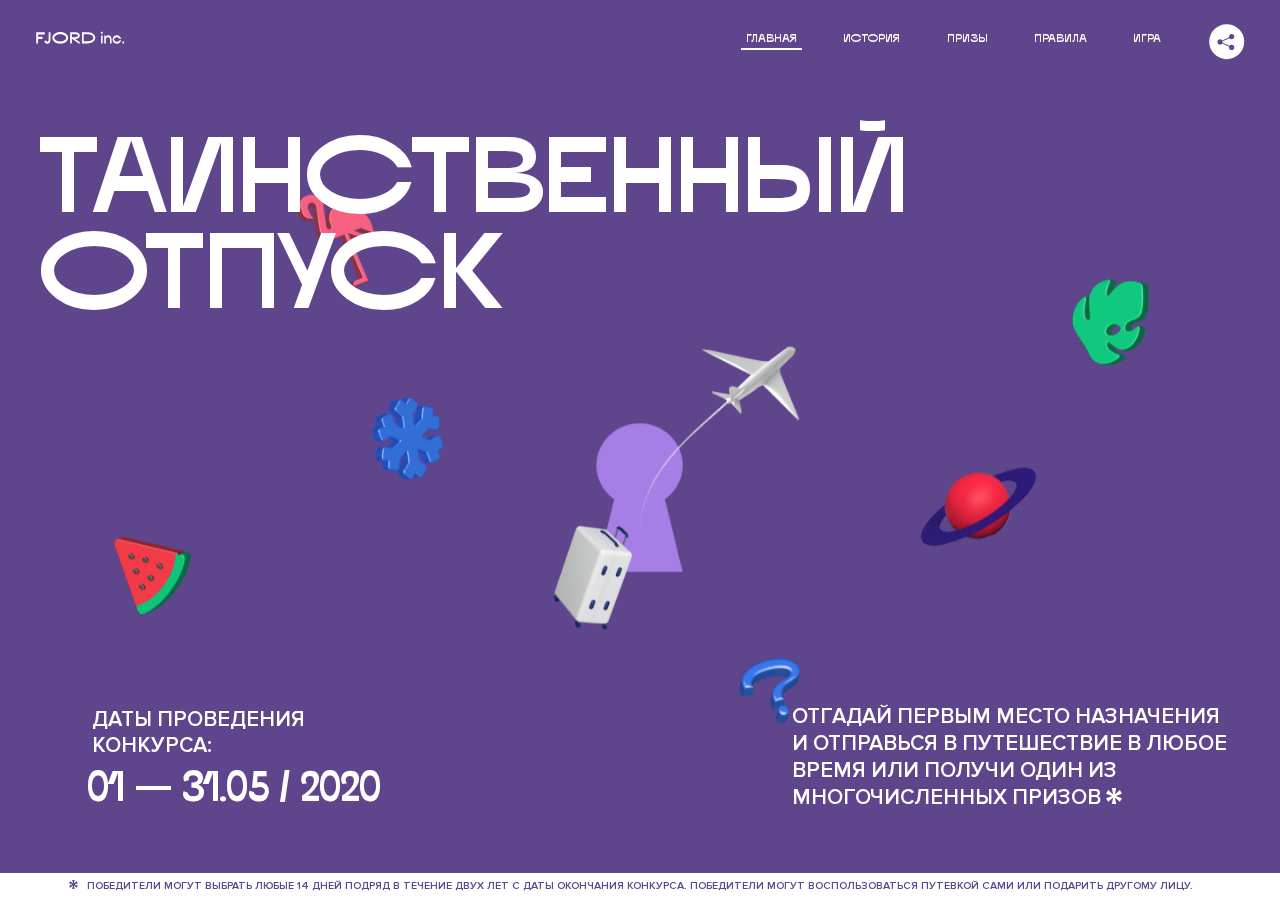
<file: 1/index.html>
<!DOCTYPE html>
<html lang="ru">
<head>
  <meta charset="UTF-8">
  <meta name="description" content="">
  <meta name="viewport" content="width=device-width, initial-scale=1.0">
  <meta http-equiv="X-UA-Compatible" content="ie=edge">
  <title>Mysterious Vacation</title>
  <link rel="stylesheet" href="css/style.min.css">
<link href="css/style.min.css" rel="stylesheet">  <base href="https://htmlacademy-animation.github.io/23249-magic-vacation-1/1/">
</head>
<body>

  <header class="page-header js-header">
    <div class="page-header__wrapper">
      <a href="#" class="page-header__logo" aria-label="Перейти на страницу FJORD.Inc">
        <svg width="100" height="15" viewBox="0 0 100 15" fill="none" xmlns="http://www.w3.org/2000/svg">
          <path d="M0.26 1.4V14H2.276V8.906H7.334V6.44H2.276V3.848H9.872V1.4H0.26ZM12.733 14.36C15.127 14.36 16.243 12.65 16.243 9.5V1.4H14.263V8.96C14.263 11.21 13.723 11.876 12.733 11.876C11.833 11.876 11.473 11.3 11.347 10.58L9.36702 10.94C9.63702 13.046 10.663 14.36 12.733 14.36ZM18.3918 7.7C18.3918 11.372 22.3878 14.36 27.3198 14.36C32.2518 14.36 36.2478 11.372 36.2478 7.7C36.2478 4.028 32.2518 1.04 27.3198 1.04C22.3878 1.04 18.3918 4.028 18.3918 7.7ZM20.6058 7.7C20.6058 5.378 23.6118 3.524 27.3198 3.524C30.9918 3.524 33.9798 5.378 33.9798 7.7C33.9798 10.004 30.9918 11.858 27.3198 11.858C23.6118 11.858 20.6058 10.004 20.6058 7.7ZM40.403 14V8.906H40.799L49.079 14.702V12.38L44.039 8.906H44.201C47.999 8.906 49.277 7.304 49.277 5.162C49.277 3.092 47.999 1.4 44.201 1.4H38.387V14H40.403ZM43.535 3.722C45.785 3.722 47.045 4.136 47.045 5.432C47.045 6.764 45.785 7.034 43.535 7.034H40.403V3.722H43.535ZM51.6936 1.382V14H57.8676C62.7456 14 66.7236 11.534 66.7236 7.7C66.7236 3.848 62.7456 1.382 57.8676 1.382H51.6936ZM53.7096 11.624V3.722H57.5436C61.5396 3.722 64.4916 5.018 64.4916 7.7C64.4916 10.238 61.5396 11.624 57.5436 11.624H53.7096ZM73.1832 14.018H74.9832V5H73.1832V14.018ZM72.9132 1.976C72.9132 2.57 73.3992 3.092 74.0832 3.092C74.7492 3.092 75.2352 2.57 75.2352 1.976C75.2352 1.382 74.7672 0.805999 74.0832 0.805999C73.3812 0.805999 72.9132 1.382 72.9132 1.976ZM76.7867 14H78.5687V9.104C78.7487 8.006 79.5947 6.962 81.0887 6.962C82.1147 6.962 83.2667 7.448 83.2667 9.554V14H85.0487V9.014C85.0487 6.152 83.2307 4.73 81.3587 4.73C79.9187 4.73 79.0727 5.558 78.5687 6.854V5H76.7867V14ZM90.9898 14.27C93.5098 14.27 95.3818 12.506 95.7238 10.328H94.0498C93.7258 11.3 92.6998 12.02 90.9898 12.02C88.8478 12.02 87.7678 10.922 87.7678 9.59C87.7678 8.24 88.8478 6.962 90.9898 6.962C92.7538 6.962 93.7978 7.844 94.0858 8.924H95.7418C95.4358 6.71 93.6178 4.73 90.9898 4.73C88.0918 4.73 86.1298 7.124 86.1298 9.59C86.1298 12.074 88.1278 14.27 90.9898 14.27ZM97.0693 12.938C97.0693 13.658 97.5553 14.144 98.2753 14.144C98.9953 14.144 99.4813 13.658 99.4813 12.938C99.4813 12.2 98.9953 11.714 98.2753 11.714C97.5553 11.714 97.0693 12.2 97.0693 12.938Z" fill="currentColor"></path>
        </svg>
      </a>
      <button class="page-header__toggler js-menu-toggler" type="button" aria-label="Управление мобильным меню"><span>Меню</span></button>
      <nav class="page-header__nav">
        <div class="page-header__menu js-menu" id="menu">
          <ul>
            <li>
              <a class="js-menu-link active" href="#top" data-href="top">главная</a>
            </li>
            <li>
              <a class="js-menu-link" href="#story" data-href="story">история</a>
            </li>
            <li>
              <a class="js-menu-link" href="#prizes" data-href="prizes">призы</a>
            </li>
            <li>
              <a class="js-menu-link" href="#rules" data-href="rules">правила</a>
            </li>
            <li>
              <a class="js-menu-link" href="#game" data-href="game">игра</a>
            </li>
          </ul>
        </div>
        <div class="page-header__social">
          <div class="social-block js-social-block">
            <button class="social-block__toggler" aria-label="Управлять блоком с социальными кнопками">
              <svg width="26" height="22" viewBox="0 0 27 22" fill="none" xmlns="http://www.w3.org/2000/svg">
                <path d="M19.6721 7.43664C21.6273 7.43664 23.213 5.85095 23.213 3.89566C23.213 1.94037 21.6273 0.354675 19.6721 0.354675C17.7168 0.354675 16.1311 1.94037 16.1311 3.89566C16.1311 4.19968 16.1728 4.49178 16.2458 4.77345L7.21751 8.95527C6.57519 8.05214 5.52303 7.46049 4.33078 7.46049C2.37549 7.46049 0.789795 9.04618 0.789795 11.0015C0.789795 12.9568 2.37549 14.5425 4.33078 14.5425C5.52303 14.5425 6.57668 13.9508 7.21751 13.0477L16.2458 17.2295C16.1743 17.5112 16.1311 17.8033 16.1311 18.1073C16.1311 20.0626 17.7168 21.6483 19.6721 21.6483C21.6273 21.6483 23.213 20.0626 23.213 18.1073C23.213 16.152 21.6273 14.5663 19.6721 14.5663C18.4798 14.5663 17.4262 15.158 16.7853 16.0611L7.75701 11.8793C7.82854 11.5976 7.87176 11.3055 7.87176 11.0015C7.87176 10.6974 7.83003 10.4053 7.75701 10.1237L16.7853 5.94186C17.4262 6.84499 18.4783 7.43664 19.6721 7.43664Z" fill="currentColor"></path>
              </svg>
            </button>
            <ul class="social-block__list">
              <li>
                <a class="social-block__link social-block__link--fb" href="#" aria-label="Мы на Facebook">
                  <svg width="8" height="17" viewBox="0 0 8 17" fill="none" xmlns="http://www.w3.org/2000/svg">
                    <path d="M4.24646 16.9899H1.09275L1.05793 8.49828H0V5.30707H1.05793V3.81124C1.05793 1.42084 2.57654 0 5.21735 0H7.41758V3.18585H5.30841C4.28262 3.18585 4.2478 3.48582 4.2478 4.24914V5.30707H7.42964L7.16716 8.49828H4.2478V16.9899H4.24646Z" fill="currentColor"></path>
                  </svg>
                </a>
              </li>
              <li>
                <a class="social-block__link social-block__link--insta" href="#" aria-label="Мы в Instagram">
                  <svg width="15" height="15" viewBox="0 0 15 15" fill="none" xmlns="http://www.w3.org/2000/svg">
                    <path d="M11.0197 0H4.19806C2.14246 0 0.471191 1.66993 0.471191 3.72285V10.5499C0.471191 12.6082 2.14112 14.2727 4.19806 14.2727H11.0197C13.0753 14.2727 14.7466 12.6082 14.7466 10.5499V3.72285C14.7466 1.67127 13.0753 0 11.0197 0ZM11.0197 12.4849H4.19806C3.13076 12.4849 2.26432 11.6158 2.26432 10.5512V3.72419C2.26432 2.65956 3.13076 1.79715 4.19806 1.79715H11.0197C12.087 1.79715 12.9535 2.6609 12.9535 3.72419V10.5512C12.9535 11.6145 12.087 12.4849 11.0197 12.4849Z" fill="currentColor"></path>
                    <path d="M7.60887 3.11084C5.38989 3.11084 3.58203 4.9187 3.58203 7.14036C3.58203 9.35532 5.38989 11.1645 7.60887 11.1645C9.83053 11.1645 11.6357 9.35666 11.6357 7.14036C11.6357 4.9187 9.83053 3.11084 7.60887 3.11084ZM7.60887 9.36871C6.37551 9.36871 5.37784 8.37372 5.37784 7.14036C5.37784 5.90699 6.37551 4.90665 7.60887 4.90665C8.83822 4.90665 9.84259 5.90833 9.84259 7.14036C9.84392 8.37238 8.83822 9.36871 7.60887 9.36871Z" fill="currentColor"></path>
                    <path d="M11.3573 2.35962C10.8256 2.35962 10.3931 2.79752 10.3931 3.32381C10.3931 3.85546 10.8256 4.29336 11.3573 4.29336C11.8862 4.29336 12.3215 3.85546 12.3215 3.32381C12.3215 2.79752 11.8862 2.35962 11.3573 2.35962Z" fill="currentColor"></path>
                  </svg>
                </a>
              </li>
              <li>
                <a class="social-block__link social-block__link--vk" href="#" aria-label="Мы ВКонтакте">
                  <svg width="17" height="10" viewBox="0 0 17 10" fill="none" xmlns="http://www.w3.org/2000/svg">
                    <path d="M14.1234 4.9002C14.1234 4.9002 16.3623 1.72708 16.5866 0.680242C16.6595 0.312285 16.4947 0.103188 16.1069 0.103188C16.1069 0.103188 14.8193 0.103188 14.168 0.103188C13.7235 0.103188 13.5587 0.293278 13.4235 0.579768C13.4235 0.579768 12.3724 2.82553 11.0969 4.24712C10.6861 4.70333 10.4781 4.84318 10.2511 4.84318C10.0646 4.84318 9.98625 4.6911 9.98625 4.27834V0.649016C9.98625 0.147997 9.92545 0.00135496 9.5066 0.00135496H6.39628C6.15578 0.00135496 6.0085 0.134417 6.0085 0.324506C6.0085 0.801084 6.73406 0.908351 6.73406 2.20231V4.87305C6.73406 5.40529 6.70569 5.61575 6.45303 5.61575C5.78016 5.61575 4.19528 3.30618 3.30623 0.678887C3.12923 0.145282 2.93737 0 2.43475 0H0.486409C0.205373 0 0 0.190085 0 0.476576C0 0.991172 0.60666 3.40801 2.99277 6.64358C4.59927 8.8201 6.70569 10 8.60269 10C9.76196 10 10.0416 9.80312 10.0416 9.31432V7.63883C10.0416 7.22607 10.2065 7.04956 10.4429 7.04956C10.7078 7.04956 11.1847 7.13238 12.2805 8.22268C13.5843 9.47862 13.6762 10 14.3896 10H16.5676C16.7919 10 17 9.89273 17 9.52342C17 9.02919 16.3623 8.15343 15.384 7.10659C14.9801 6.56755 14.3302 5.98914 14.1248 5.72301C13.8275 5.40801 13.9154 5.23014 14.1234 4.9002Z" fill="currentColor"></path>
                  </svg>
                </a>
              </li>
            </ul>
          </div>
        </div>
      </nav>
    </div>
  </header>

  <main class="page-content">

    <section class="animation-screen"></section>

    <section class="screen screen--hidden screen--intro js-scrollspy" id="top">
      <div class="screen__wrapper">
        <div class="intro">
          <h1 class="intro__title">Таинственный отпуск</h1>
          <div class="intro__content">
            <div class="intro__info">
              <p class="intro__label">Даты проведения конкурса:</p>
              <p class="intro__date">01 — 31.05 / 2020</p>
            </div>
            <div class="intro__message">
              <p>
                Отгадай первым место назначения и&nbsp;отправься в&nbsp;путешествие в&nbsp;любое время или получи один из многочисленных призов
                <svg width="16" height="16" viewBox="0 0 10 10" fill="none" xmlns="http://www.w3.org/2000/svg">
                  <path d="M0 6.35337L3.90271 4.99012L0 3.64663L1.34615 1.32374L4.44287 4.01073L3.67364 0H6.34615L5.57692 4.01073L8.65385 1.32374L10 3.64663L6.13405 4.99012L10 6.35337L8.65385 8.65651L5.57692 5.98927L6.34615 10H3.67364L4.44287 5.96952L1.34615 8.65651L0 6.35337Z" fill="currentColor"></path>
                </svg>
              </p>
            </div>
          </div>
        </div>
      </div>
      <div class="screen__footer js-footer">
        <button class="screen__footer-enlarge js-footer-toggler" type="button" aria-label="Показать сообщение">
          <svg width="10" height="10" viewBox="0 0 10 10" fill="none" xmlns="http://www.w3.org/2000/svg">
            <path d="M0 6.35337L3.90271 4.99012L0 3.64663L1.34615 1.32374L4.44287 4.01073L3.67364 0H6.34615L5.57692 4.01073L8.65385 1.32374L10 3.64663L6.13405 4.99012L10 6.35337L8.65385 8.65651L5.57692 5.98927L6.34615 10H3.67364L4.44287 5.96952L1.34615 8.65651L0 6.35337Z" fill="currentColor"></path>
          </svg>
        </button>
        <button class="screen__footer-collapse js-footer-toggler" type="button" aria-label="Скрыть сообщение">
          <svg width="13" height="13" viewBox="0 0 13 13" fill="none" xmlns="http://www.w3.org/2000/svg">
            <line x1="12.3536" y1="0.353553" x2="0.738349" y2="11.9688" stroke="currentColor"></line>
            <line x1="0.738319" y1="0.539925" x2="12.3535" y2="12.1551" stroke="currentColor"></line>
          </svg>
        </button>
        <div class="screen__footer-wrapper">
          <div class="screen__footer-announce">
            <p class="screen__footer-label">Даты проведения конкурса:</p>
            <p class="screen__footer-date">01 — 31.05 / 2020</p>
          </div>
          <div class="screen__footer-note">
            <p>
              <svg width="10" height="10" viewBox="0 0 10 10" fill="none" xmlns="http://www.w3.org/2000/svg">
                <path d="M0 6.35337L3.90271 4.99012L0 3.64663L1.34615 1.32374L4.44287 4.01073L3.67364 0H6.34615L5.57692 4.01073L8.65385 1.32374L10 3.64663L6.13405 4.99012L10 6.35337L8.65385 8.65651L5.57692 5.98927L6.34615 10H3.67364L4.44287 5.96952L1.34615 8.65651L0 6.35337Z" fill="currentColor"></path>
              </svg>
              <span>Победители могут выбрать любые 14 дней подряд в&nbsp;течение двух лет с&nbsp;даты окончания конкурса. Победители могут воспользоваться путевкой сами или подарить другому лицу.</span>
            </p>
          </div>
        </div>
      </div>
    </section>

    <section class="screen screen--hidden screen--story js-scrollspy" id="story">

      <div class="slider swiper-container js-slider">

        <div class="swiper-wrapper">

          <div class="slider__item swiper-slide">
            <h2 class="slider__item-title">История</h2>
            <p class="slider__item-text">Джеймс Таргет был основателем компании &laquo;Fjord Inc.&raquo;. С&nbsp;1965 года &laquo;Fjord Inc.&raquo; прославилась надёжными и&nbsp;удобными чемоданами и&nbsp;аксессуарами для туристов.</p>
          </div>

          <div class="slider__item swiper-slide">
            <p class="slider__item-text">Когда Джеймсу было 7&nbsp;лет, в&nbsp;их&nbsp;доме гостил дядюшка и&nbsp;развлекал детей рассказами о&nbsp;своей поездке в&nbsp;место, показавшееся малышу Таргету невероятным. Тогда Джеймс решил, что однажды посетит его, но&nbsp;не&nbsp;будет рассказывать о&nbsp;мечте, пока не&nbsp;осуществит.</p>
          </div>

          <div class="slider__item swiper-slide">
            <p class="slider__item-text">Джеймс Таргет стал увлеченным путешественником. Он&nbsp;посетил 5&nbsp;континентов, 126&nbsp;стран.</p>
          </div>

          <div class="slider__item swiper-slide">
            <p class="slider__item-text">Он&nbsp;сплавлялся по&nbsp;Амазонке и&nbsp;погружался в&nbsp;пещеры Франции, медитировал в&nbsp;горах Тибета и&nbsp;пожимал руку вождя племени Акугауа.</p>
          </div>

          <div class="slider__item swiper-slide">
            <p class="slider__item-text">Из&nbsp;своих поездок Джеймс Таргет привозил идеи, как сделать свои чемоданы &laquo;Fjord Inc.&raquo; удобными и&nbsp;приспособленными к&nbsp;разным дорожным условиям.</p>
          </div>

          <div class="slider__item swiper-slide">
            <p class="slider__item-text">Всё это время Джеймс не&nbsp;оставлял идею поездки своей мечты. Однако, как только он&nbsp;брался за&nbsp;планирование, возникали препятствия, не&nbsp;позволяющие отправиться туда.</p>
          </div>

          <div class="slider__item swiper-slide">
            <p class="slider__item-text">В&nbsp;возрасте 67&nbsp;лет Джеймс Таргет попал под лавину и&nbsp;погиб. В&nbsp;своём завещании он&nbsp;поручил отправить в&nbsp;заветное путешествие трёх смельчаков, единых с&nbsp;ним духом.</p>
          </div>

          <div class="slider__item swiper-slide">
            <p class="slider__item-text">Тех, кто сможет узнать таинственное место, задавая вопросы специально обученному ИИ&nbsp;&laquo;Соне&raquo;, ждет фантастическое путешествие.</p>
          </div>
        </div>
        <div class="slider__controls">
          <button class="slider__control slider__control--prev js-control-prev" type="button" aria-label="Показать предыдущую историю">
            <svg width="12" height="22" viewBox="0 0 12 22" fill="none" xmlns="http://www.w3.org/2000/svg">
              <path d="M11 1L1 11L11 21" stroke="currentColor" stroke-width="2" stroke-linejoin="round"></path>
            </svg>
          </button>
          <button class="slider__control slider__control--next js-control-next" type="button" aria-label="Показать следующую историю">
            <svg width="12" height="22" viewBox="0 0 12 22" fill="none" xmlns="http://www.w3.org/2000/svg">
              <path d="M1 1L11 11L1 21" stroke="currentColor" stroke-width="2" stroke-linejoin="round"></path>
            </svg>
          </button>
        </div>
        <div class="slider__pagination swiper-pagination"></div>
      </div>
    </section>

    <section class="screen screen--hidden screen--prizes js-scrollspy" id="prizes">
      <div class="screen__wrapper">
        <div class="prizes">
          <h2 class="prizes__title">ПРизы</h2>
          <div class="prizes__lead">
            <p>Найди ответ и&nbsp;получи один из&nbsp;призов:</p>
          </div>
          <ul class="prizes__list">
            <li class="prizes__item prizes__item--journeys">
              <div class="prizes__icon">
                <picture>
                  <source srcset="img/prize1-mob.svg" media="(orientation: portrait)">
                  <img src="img/prize1.svg" alt="">
                </picture>
              </div>
              <p class="prizes__desc">
                <b>3</b>
                <span>загадочных путешествия</span>
              </p>
            </li>
            <li class="prizes__item prizes__item--cases">
              <div class="prizes__icon">
                <picture>
                  <source srcset="img/prize2-mob.svg" media="(orientation: portrait)">
                  <img src="img/prize2.svg" alt="">
                </picture>
              </div>
              <p class="prizes__desc">
                <b>7</b>
                <span>надежных чемоданов</span>
              </p>
            </li>
            <li class="prizes__item prizes__item--codes">
              <div class="prizes__icon">
                <picture>
                  <source srcset="img/prize3-mob.svg" media="(orientation: portrait)">
                  <img src="img/prize3.svg" alt="">
                </picture>
              </div>
              <p class="prizes__desc">
                <b>900</b>
                <span>
                  промокодов на&nbsp;скидку 15%
                  <svg width="10" height="10" viewBox="0 0 10 10" fill="none" xmlns="http://www.w3.org/2000/svg">
                    <path d="M0 6.35337L3.90271 4.99012L0 3.64663L1.34615 1.32374L4.44287 4.01073L3.67364 0H6.34615L5.57692 4.01073L8.65385 1.32374L10 3.64663L6.13405 4.99012L10 6.35337L8.65385 8.65651L5.57692 5.98927L6.34615 10H3.67364L4.44287 5.96952L1.34615 8.65651L0 6.35337Z" fill="currentColor"></path>
                  </svg>
                </span>
              </p>
            </li>
          </ul>
        </div>
      </div>
      <div class="screen__footer js-footer">
        <button class="screen__footer-enlarge js-footer-toggler" type="button" aria-label="Показать сообщение">
          <svg width="10" height="10" viewBox="0 0 10 10" fill="none" xmlns="http://www.w3.org/2000/svg">
            <path d="M0 6.35337L3.90271 4.99012L0 3.64663L1.34615 1.32374L4.44287 4.01073L3.67364 0H6.34615L5.57692 4.01073L8.65385 1.32374L10 3.64663L6.13405 4.99012L10 6.35337L8.65385 8.65651L5.57692 5.98927L6.34615 10H3.67364L4.44287 5.96952L1.34615 8.65651L0 6.35337Z" fill="currentColor"></path>
          </svg>
        </button>
        <button class="screen__footer-collapse js-footer-toggler" type="button" aria-label="Скрыть сообщение">
          <svg width="13" height="13" viewBox="0 0 13 13" fill="none" xmlns="http://www.w3.org/2000/svg">
            <line x1="12.3536" y1="0.353553" x2="0.738349" y2="11.9688" stroke="currentColor"></line>
            <line x1="0.738319" y1="0.539925" x2="12.3535" y2="12.1551" stroke="currentColor"></line>
          </svg>
        </button>
        <div class="screen__footer-wrapper">
          <div class="screen__footer-announce">
            <p class="screen__footer-label">Даты проведения конкурса:</p>
            <p class="screen__footer-date">01 — 31.05 / 2020</p>
          </div>
          <div class="screen__footer-note">
            <p>
              <svg width="10" height="10" viewBox="0 0 10 10" fill="none" xmlns="http://www.w3.org/2000/svg">
                <path d="M0 6.35337L3.90271 4.99012L0 3.64663L1.34615 1.32374L4.44287 4.01073L3.67364 0H6.34615L5.57692 4.01073L8.65385 1.32374L10 3.64663L6.13405 4.99012L10 6.35337L8.65385 8.65651L5.57692 5.98927L6.34615 10H3.67364L4.44287 5.96952L1.34615 8.65651L0 6.35337Z" fill="currentColor"></path>
              </svg>
              <span>Скидка&nbsp;15% на&nbsp;единоразовое приобретение путёвки с&nbsp;1&nbsp;июня 2020 по&nbsp;31&nbsp;мая 2022&nbsp;года. Суммируется с&nbsp;другими акциями</span>
            </p>
          </div>
        </div>
      </div>
    </section>

    <section class="screen screen--hidden screen--rules js-scrollspy" id="rules">
      <div class="screen__wrapper">
        <div class="rules">
          <h2 class="rules__title">Правила</h2>
          <div class="rules__lead">
            <p>Для того чтобы получить наследство Джеймса Таргета, тебе нужно выведать у&nbsp;&laquo;Сони&raquo;, куда предстоит отправиться тебе в&nbsp;случае победы</p>
          </div>
          <ol class="rules__list">
            <li class="rules__item">
              <p>Тебе отводится <br>5&nbsp;минут</p>
            </li>
            <li class="rules__item">
              <p>Задавай любые вопросы в&nbsp;текстовом поле</p>
            </li>
            <li class="rules__item">
              <p>Нажимай кнопку &laquo;Узнать&raquo;, чтобы получить ответ</p>
            </li>
            <li class="rules__item">
              <p>&laquo;Соня&raquo; может отвечать только&nbsp;Да или Нет</p>
            </li>
          </ol>
          <a href="#game" class="rules__link btn">Погнали!</a>
        </div>
      </div>
      <div class="screen__disclaimer">
        <div class="disclaimer">
          <ul>
            <li>
              <a href="#">Правовая информация</a>
            </li>
            <li>
              <a href="#">Подробные правила</a>
            </li>
          </ul>
        </div>
      </div>
    </section>

    <section class="screen screen--hidden screen--game js-scrollspy" id="game">
      <div class="screen__wrapper">
        <div class="game">
          <div class="game__header">
            <h2 class="game__title">Игра</h2>
            <div class="game__counter">
              <span>05</span>:<span>00</span>
            </div>
          </div>
          <div class="game__body">
            <div class="chat">
              <div class="chat__body js-chat">
                <ul class="chat__list" id="messages"></ul>
              </div>
              <div class="chat__footer">
                <form action="#" method="post" class="form" id="message-form">
                  <label for="message-field" class="visually-hidden">Поле для ввода вопроса</label>
                  <input type="text" class="form__field" id="message-field" placeholder="задай вопрос">
                  <button class="form__button btn">
                    Узнать
                    <svg width="18" height="19" viewBox="0 0 18 19" fill="none" xmlns="http://www.w3.org/2000/svg">
                      <path stroke="currentColor" stroke-width="2" d="M9 19V1"></path>
                      <path d="M1 9l8-8 8 8" stroke="currentColor" stroke-width="2" stroke-linejoin="round"></path>
                    </svg>
                  </button>
                </form>
              </div>
            </div>
          </div>
          <!-- временные кнопки для показа результата -->
          <div class="game__buttons">
            <button class="game__button btn js-show-result" type="button" data-target="result">Положительный результат</button>
            <button class="game__button btn js-show-result" type="button" data-target="result2">Положительный результат - 2</button>
            <button class="game__button btn js-show-result" type="button" data-target="result3">Отрицательный результат</button>
          </div>
        </div>
      </div>
    </section>

    <section class="screen screen--hidden screen--result" id="result">
      <div class="screen__wrapper">
        <div class="result result--trip">
          <div class="result__image">
            <picture>
              <source srcset="img/result1-mob.png 1x, img/result1-mob@2x.png 2x" media="(max-width: 768px) and (orientation: portrait)">
              <img src="img/result1.png" srcset="img/result1@2x.png 2x" alt="">
            </picture>
          </div>
          <h2 class="result__title">
            <span class="visually-hidden">ПОбеда!</span>
            <svg xmlns="http://www.w3.org/2000/svg" viewBox="0 0 568.85 109.24">
              <path d="M16,24.44V92H2.6V8H75V92H61.52V24.44H16Z" transform="translate(-2.1 -1.5)" fill="none" stroke="currentColor"></path>
              <path d="M148.76,5.6c32.88,0,59.52,19.92,59.52,44.4s-26.64,44.4-59.52,44.4S89.24,74.48,89.24,50,115.88,5.6,148.76,5.6Zm0,72.12c24.48,0,44.4-12.36,44.4-27.72s-19.92-27.84-44.4-27.84C124,22.16,104,34.52,104,50S124,77.72,148.76,77.72Z" transform="translate(-2.1 -1.5)" fill="none" stroke="currentColor"></path>
              <path d="M287.36,8V24.44H236v14.4h25.32c25.44,0,34,11.16,34,26.52,0,15.6-8.52,26.64-34,26.64H222.56V8h64.8ZM256.88,76.52c15.12,0,23.52-2,23.52-11.52S272,54.44,256.88,54.44H236V76.52h20.88Z" transform="translate(-2.1 -1.5)" fill="none" stroke="currentColor"></path>
              <path d="M371.47,8V24.44H320.84V41.6h33.6V58h-33.6V75.56h50.64V92H307.4V8h64.08Z" transform="translate(-2.1 -1.5)" fill="none" stroke="currentColor"></path>
              <path d="M382.39,110.24V75.56h7.44c4.56-4.68,7.8-18.36,8.76-56L399,8h48.6V75.56h10v34.68H442.87V92H397v18.24H382.39Zm51.72-34.68V24.44H411.55v3.12c-0.48,22.44-3.24,37.68-7.2,48h29.76Z" transform="translate(-2.1 -1.5)" fill="none" stroke="currentColor"></path>
              <path d="M463.75,92l28-84h27.12l28.08,84H533.47l-7.8-23.52h-37.8L480.07,92H463.75Zm56.64-40L507,11.84,493.51,52h26.88Z" transform="translate(-2.1 -1.5)" fill="none" stroke="currentColor"></path>
              <path d="M554.12,70.4L555.55,2H569l1.44,68.4H554.12Zm8.28,6.36c4.8,0,8,3.24,8,8.16a8,8,0,1,1-16.08,0C554.35,80,557.59,76.76,562.39,76.76Z" transform="translate(-2.1 -1.5)" fill="none" stroke="currentColor"></path>
            </svg>
          </h2>
          <div class="result__text">
            <p>ты&nbsp;отправляешься в&nbsp;Арктику!</p>
          </div>
          <div class="result__form">
            <form action="#" method="post" class="form form--result">
              <label for="email-field" class="form__label">зарегистрируй результат</label>
              <input type="email" class="form__field" id="email-field" placeholder="e-mail для регистации результата и получения приза" required="">
              <button class="form__button btn">
                отправить
                <svg width="18" height="19" viewBox="0 0 18 19" fill="none" xmlns="http://www.w3.org/2000/svg">
                  <path stroke="currentColor" stroke-width="2" d="M9 19V1"></path>
                  <path d="M1 9l8-8 8 8" stroke="currentColor" stroke-width="2" stroke-linejoin="round"></path>
                </svg>
              </button>
            </form>
          </div>
        </div>
      </div>
    </section>

    <section class="screen screen--hidden screen--result" id="result2">
      <div class="screen__wrapper">
        <div class="result result--prize">
          <div class="result__image">
            <picture>
              <source srcset="img/result2-mob.png 1x, img/result2-mob@2x.png 2x" media="(max-width: 768px) and (orientation: portrait)">
              <img src="img/result2.png" srcset="img/result2@2x.png 2x" alt="">
            </picture>
          </div>
          <h2 class="result__title">
            <span class="visually-hidden">ПОбеда!</span>
            <svg xmlns="http://www.w3.org/2000/svg" viewBox="0 0 568.85 109.24">
              <path d="M16,24.44V92H2.6V8H75V92H61.52V24.44H16Z" transform="translate(-2.1 -1.5)" fill="none" stroke="currentColor"></path>
              <path d="M148.76,5.6c32.88,0,59.52,19.92,59.52,44.4s-26.64,44.4-59.52,44.4S89.24,74.48,89.24,50,115.88,5.6,148.76,5.6Zm0,72.12c24.48,0,44.4-12.36,44.4-27.72s-19.92-27.84-44.4-27.84C124,22.16,104,34.52,104,50S124,77.72,148.76,77.72Z" transform="translate(-2.1 -1.5)" fill="none" stroke="currentColor"></path>
              <path d="M287.36,8V24.44H236v14.4h25.32c25.44,0,34,11.16,34,26.52,0,15.6-8.52,26.64-34,26.64H222.56V8h64.8ZM256.88,76.52c15.12,0,23.52-2,23.52-11.52S272,54.44,256.88,54.44H236V76.52h20.88Z" transform="translate(-2.1 -1.5)" fill="none" stroke="currentColor"></path>
              <path d="M371.47,8V24.44H320.84V41.6h33.6V58h-33.6V75.56h50.64V92H307.4V8h64.08Z" transform="translate(-2.1 -1.5)" fill="none" stroke="currentColor"></path>
              <path d="M382.39,110.24V75.56h7.44c4.56-4.68,7.8-18.36,8.76-56L399,8h48.6V75.56h10v34.68H442.87V92H397v18.24H382.39Zm51.72-34.68V24.44H411.55v3.12c-0.48,22.44-3.24,37.68-7.2,48h29.76Z" transform="translate(-2.1 -1.5)" fill="none" stroke="currentColor"></path>
              <path d="M463.75,92l28-84h27.12l28.08,84H533.47l-7.8-23.52h-37.8L480.07,92H463.75Zm56.64-40L507,11.84,493.51,52h26.88Z" transform="translate(-2.1 -1.5)" fill="none" stroke="currentColor"></path>
              <path d="M554.12,70.4L555.55,2H569l1.44,68.4H554.12Zm8.28,6.36c4.8,0,8,3.24,8,8.16a8,8,0,1,1-16.08,0C554.35,80,557.59,76.76,562.39,76.76Z" transform="translate(-2.1 -1.5)" fill="none" stroke="currentColor"></path>
            </svg>
          </h2>
          <div class="result__text">
            <p>чемодан &laquo;Fjord&nbsp;Inc.&raquo;&nbsp;твой</p>
          </div>
          <div class="result__form">
            <form action="#" method="post" class="form form--result">
              <label for="email-field2" class="form__label">зарегистрируй результат</label>
              <input type="email" class="form__field" id="email-field2" placeholder="e-mail для регистации результата и получения приза" required="">
              <button class="form__button btn">
                отправить
                <svg width="18" height="19" viewBox="0 0 18 19" fill="none" xmlns="http://www.w3.org/2000/svg">
                  <path stroke="currentColor" stroke-width="2" d="M9 19V1"></path>
                  <path d="M1 9l8-8 8 8" stroke="currentColor" stroke-width="2" stroke-linejoin="round"></path>
                </svg>
              </button>
            </form>
          </div>
        </div>
      </div>
    </section>

    <section class="screen screen--hidden screen--result" id="result3">
      <div class="screen__wrapper">
        <div class="result result--negative">
          <div class="result__image">
            <picture>
              <source srcset="img/result3-mob.png 1x, img/result3-mob@2x.png 2x" media="(max-width: 768px) and (orientation: portrait)">
              <img src="img/result3.png" srcset="img/result3@2x.png 2x" alt="">
            </picture>
          </div>
          <h2 class="result__title">
            <span class="visually-hidden">Не угадал!</span>
            <svg xmlns="http://www.w3.org/2000/svg" viewBox="0 0 660.77 109.24">
              <path d="M2.66,92V8H16.1V42.2H53.3V8H66.74V92H53.3V58.64H16.1V92H2.66Z" transform="translate(-2.16 -1.5)" fill="none" stroke="currentColor"></path>
              <path d="M147.62,8V24.44H97V41.6h33.6V58H97V75.56h50.64V92H83.54V8h64.08Z" transform="translate(-2.16 -1.5)" fill="none" stroke="currentColor"></path>
              <path d="M199.22,8l20.52,42.36L235.34,8h16.44l-31,84H204.38l9.48-25.92L185.78,8h13.44Z" transform="translate(-2.16 -1.5)" fill="none" stroke="currentColor"></path>
              <path d="M273.74,24.44V92H260.3V8h50.16V24.44H273.74Z" transform="translate(-2.16 -1.5)" fill="none" stroke="currentColor"></path>
              <path d="M307.1,92l28-84h27.12l28.08,84H376.82L369,68.48h-37.8L323.42,92H307.1Zm56.64-40L350.3,11.84,336.86,52h26.88Z" transform="translate(-2.16 -1.5)" fill="none" stroke="currentColor"></path>
              <path d="M396.38,110.24V75.56h7.44c4.56-4.68,7.8-18.36,8.76-56L412.94,8h48.6V75.56h10v34.68H456.86V92H411v18.24H396.38ZM448.1,75.56V24.44H425.54v3.12c-0.48,22.44-3.24,37.68-7.2,48H448.1Z" transform="translate(-2.16 -1.5)" fill="none" stroke="currentColor"></path>
              <path d="M477.74,92l28-84h27.12L560.9,92H547.46l-7.8-23.52h-37.8L494.06,92H477.74Zm56.64-40-13.44-40.2L507.5,52h26.88Z" transform="translate(-2.16 -1.5)" fill="none" stroke="currentColor"></path>
              <path d="M568.7,76.88a13.77,13.77,0,0,0,5,1c6.6,0,10.44-6.24,12-58.32L586.22,8h46.2V92H619V24.44H598.82l-0.12,3.12C597.14,81,589,94.4,573.74,94.4a28.55,28.55,0,0,1-6.72-.84Z" transform="translate(-2.16 -1.5)" fill="none" stroke="currentColor"></path>
              <path d="M646.1,70.4L647.54,2H661l1.44,68.4H646.1Zm8.28,6.36c4.8,0,8,3.24,8,8.16a8,8,0,0,1-16.08,0C646.34,80,649.58,76.76,654.38,76.76Z" transform="translate(-2.16 -1.5)" fill="none" stroke="currentColor"></path>
            </svg>
          </h2>
          <button class="result__button js-play" type="button">
            не сдавайся!
            <span>
              <svg width="27" height="22" viewBox="0 0 27 22" fill="none" xmlns="http://www.w3.org/2000/svg">
                <path d="M10.6899 1.47998C5.42992 1.47998 1.16992 5.73998 1.16992 11C1.16992 16.26 5.42992 20.52 10.6899 20.52C15.9499 20.52 20.2099 16.26 20.2099 11V7.13998" stroke="currentColor" stroke-width="2" stroke-miterlimit="10"></path>
                <path d="M15.1099 12.5099L20.1499 7.13989L25.3099 12.6299" stroke="currentColor" stroke-width="2" stroke-miterlimit="10" stroke-linejoin="round"></path>
              </svg>
            </span>
          </button>
        </div>
      </div>
    </section>

  </main>

<script src="js/script.js"></script></body>
</html>
</file>
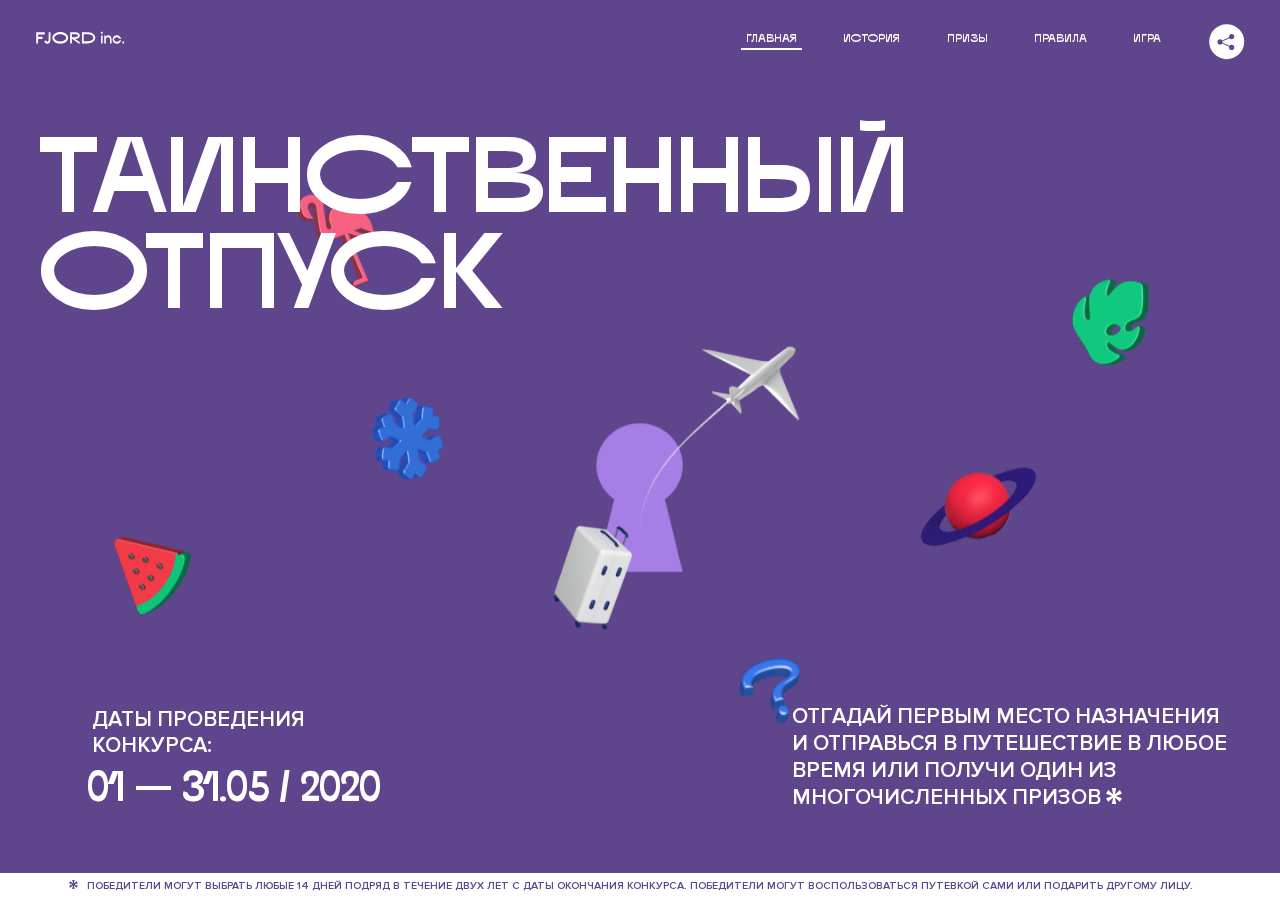
<file: 2/index.html>
<!DOCTYPE html>
<html lang="ru">
<head>
  <meta charset="UTF-8">
  <meta name="description" content="">
  <meta name="viewport" content="width=device-width, initial-scale=1.0">
  <meta http-equiv="X-UA-Compatible" content="ie=edge">
  <title>Mysterious Vacation</title>
  <link rel="stylesheet" href="css/style.min.css">
<link href="css/style.min.css" rel="stylesheet">  <base href="https://htmlacademy-animation.github.io/23249-magic-vacation-1/2/">
</head>
<body>

  <header class="page-header  page-header--loading  js-header">
    <div class="page-header__wrapper">
      <a href="#" class="page-header__logo" aria-label="Перейти на страницу FJORD.Inc">
        <svg width="100" height="15" viewBox="0 0 100 15" fill="none" xmlns="http://www.w3.org/2000/svg">
          <path d="M0.26 1.4V14H2.276V8.906H7.334V6.44H2.276V3.848H9.872V1.4H0.26ZM12.733 14.36C15.127 14.36 16.243 12.65 16.243 9.5V1.4H14.263V8.96C14.263 11.21 13.723 11.876 12.733 11.876C11.833 11.876 11.473 11.3 11.347 10.58L9.36702 10.94C9.63702 13.046 10.663 14.36 12.733 14.36ZM18.3918 7.7C18.3918 11.372 22.3878 14.36 27.3198 14.36C32.2518 14.36 36.2478 11.372 36.2478 7.7C36.2478 4.028 32.2518 1.04 27.3198 1.04C22.3878 1.04 18.3918 4.028 18.3918 7.7ZM20.6058 7.7C20.6058 5.378 23.6118 3.524 27.3198 3.524C30.9918 3.524 33.9798 5.378 33.9798 7.7C33.9798 10.004 30.9918 11.858 27.3198 11.858C23.6118 11.858 20.6058 10.004 20.6058 7.7ZM40.403 14V8.906H40.799L49.079 14.702V12.38L44.039 8.906H44.201C47.999 8.906 49.277 7.304 49.277 5.162C49.277 3.092 47.999 1.4 44.201 1.4H38.387V14H40.403ZM43.535 3.722C45.785 3.722 47.045 4.136 47.045 5.432C47.045 6.764 45.785 7.034 43.535 7.034H40.403V3.722H43.535ZM51.6936 1.382V14H57.8676C62.7456 14 66.7236 11.534 66.7236 7.7C66.7236 3.848 62.7456 1.382 57.8676 1.382H51.6936ZM53.7096 11.624V3.722H57.5436C61.5396 3.722 64.4916 5.018 64.4916 7.7C64.4916 10.238 61.5396 11.624 57.5436 11.624H53.7096ZM73.1832 14.018H74.9832V5H73.1832V14.018ZM72.9132 1.976C72.9132 2.57 73.3992 3.092 74.0832 3.092C74.7492 3.092 75.2352 2.57 75.2352 1.976C75.2352 1.382 74.7672 0.805999 74.0832 0.805999C73.3812 0.805999 72.9132 1.382 72.9132 1.976ZM76.7867 14H78.5687V9.104C78.7487 8.006 79.5947 6.962 81.0887 6.962C82.1147 6.962 83.2667 7.448 83.2667 9.554V14H85.0487V9.014C85.0487 6.152 83.2307 4.73 81.3587 4.73C79.9187 4.73 79.0727 5.558 78.5687 6.854V5H76.7867V14ZM90.9898 14.27C93.5098 14.27 95.3818 12.506 95.7238 10.328H94.0498C93.7258 11.3 92.6998 12.02 90.9898 12.02C88.8478 12.02 87.7678 10.922 87.7678 9.59C87.7678 8.24 88.8478 6.962 90.9898 6.962C92.7538 6.962 93.7978 7.844 94.0858 8.924H95.7418C95.4358 6.71 93.6178 4.73 90.9898 4.73C88.0918 4.73 86.1298 7.124 86.1298 9.59C86.1298 12.074 88.1278 14.27 90.9898 14.27ZM97.0693 12.938C97.0693 13.658 97.5553 14.144 98.2753 14.144C98.9953 14.144 99.4813 13.658 99.4813 12.938C99.4813 12.2 98.9953 11.714 98.2753 11.714C97.5553 11.714 97.0693 12.2 97.0693 12.938Z" fill="currentColor"></path>
        </svg>
      </a>
      <button class="page-header__toggler js-menu-toggler" type="button" aria-label="Управление мобильным меню"><span>Меню</span></button>
      <nav class="page-header__nav">
        <div class="page-header__menu js-menu" id="menu">
          <ul>
            <li>
              <a class="js-menu-link active" href="#top" data-href="top">главная</a>
            </li>
            <li>
              <a class="js-menu-link" href="#story" data-href="story">история</a>
            </li>
            <li>
              <a class="js-menu-link" href="#prizes" data-href="prizes">призы</a>
            </li>
            <li>
              <a class="js-menu-link" href="#rules" data-href="rules">правила</a>
            </li>
            <li>
              <a class="js-menu-link" href="#game" data-href="game">игра</a>
            </li>
          </ul>
        </div>
        <div class="page-header__social">
          <div class="social-block js-social-block">
            <button class="social-block__toggler" aria-label="Управлять блоком с социальными кнопками">
              <svg width="26" height="22" viewBox="0 0 27 22" fill="none" xmlns="http://www.w3.org/2000/svg">
                <path d="M19.6721 7.43664C21.6273 7.43664 23.213 5.85095 23.213 3.89566C23.213 1.94037 21.6273 0.354675 19.6721 0.354675C17.7168 0.354675 16.1311 1.94037 16.1311 3.89566C16.1311 4.19968 16.1728 4.49178 16.2458 4.77345L7.21751 8.95527C6.57519 8.05214 5.52303 7.46049 4.33078 7.46049C2.37549 7.46049 0.789795 9.04618 0.789795 11.0015C0.789795 12.9568 2.37549 14.5425 4.33078 14.5425C5.52303 14.5425 6.57668 13.9508 7.21751 13.0477L16.2458 17.2295C16.1743 17.5112 16.1311 17.8033 16.1311 18.1073C16.1311 20.0626 17.7168 21.6483 19.6721 21.6483C21.6273 21.6483 23.213 20.0626 23.213 18.1073C23.213 16.152 21.6273 14.5663 19.6721 14.5663C18.4798 14.5663 17.4262 15.158 16.7853 16.0611L7.75701 11.8793C7.82854 11.5976 7.87176 11.3055 7.87176 11.0015C7.87176 10.6974 7.83003 10.4053 7.75701 10.1237L16.7853 5.94186C17.4262 6.84499 18.4783 7.43664 19.6721 7.43664Z" fill="currentColor"></path>
              </svg>
            </button>
            <ul class="social-block__list">
              <li>
                <a class="social-block__link social-block__link--fb" href="#" aria-label="Мы на Facebook">
                  <svg width="8" height="17" viewBox="0 0 8 17" fill="none" xmlns="http://www.w3.org/2000/svg">
                    <path d="M4.24646 16.9899H1.09275L1.05793 8.49828H0V5.30707H1.05793V3.81124C1.05793 1.42084 2.57654 0 5.21735 0H7.41758V3.18585H5.30841C4.28262 3.18585 4.2478 3.48582 4.2478 4.24914V5.30707H7.42964L7.16716 8.49828H4.2478V16.9899H4.24646Z" fill="currentColor"></path>
                  </svg>
                </a>
              </li>
              <li>
                <a class="social-block__link social-block__link--insta" href="#" aria-label="Мы в Instagram">
                  <svg width="15" height="15" viewBox="0 0 15 15" fill="none" xmlns="http://www.w3.org/2000/svg">
                    <path d="M11.0197 0H4.19806C2.14246 0 0.471191 1.66993 0.471191 3.72285V10.5499C0.471191 12.6082 2.14112 14.2727 4.19806 14.2727H11.0197C13.0753 14.2727 14.7466 12.6082 14.7466 10.5499V3.72285C14.7466 1.67127 13.0753 0 11.0197 0ZM11.0197 12.4849H4.19806C3.13076 12.4849 2.26432 11.6158 2.26432 10.5512V3.72419C2.26432 2.65956 3.13076 1.79715 4.19806 1.79715H11.0197C12.087 1.79715 12.9535 2.6609 12.9535 3.72419V10.5512C12.9535 11.6145 12.087 12.4849 11.0197 12.4849Z" fill="currentColor"></path>
                    <path d="M7.60887 3.11084C5.38989 3.11084 3.58203 4.9187 3.58203 7.14036C3.58203 9.35532 5.38989 11.1645 7.60887 11.1645C9.83053 11.1645 11.6357 9.35666 11.6357 7.14036C11.6357 4.9187 9.83053 3.11084 7.60887 3.11084ZM7.60887 9.36871C6.37551 9.36871 5.37784 8.37372 5.37784 7.14036C5.37784 5.90699 6.37551 4.90665 7.60887 4.90665C8.83822 4.90665 9.84259 5.90833 9.84259 7.14036C9.84392 8.37238 8.83822 9.36871 7.60887 9.36871Z" fill="currentColor"></path>
                    <path d="M11.3573 2.35962C10.8256 2.35962 10.3931 2.79752 10.3931 3.32381C10.3931 3.85546 10.8256 4.29336 11.3573 4.29336C11.8862 4.29336 12.3215 3.85546 12.3215 3.32381C12.3215 2.79752 11.8862 2.35962 11.3573 2.35962Z" fill="currentColor"></path>
                  </svg>
                </a>
              </li>
              <li>
                <a class="social-block__link social-block__link--vk" href="#" aria-label="Мы ВКонтакте">
                  <svg width="17" height="10" viewBox="0 0 17 10" fill="none" xmlns="http://www.w3.org/2000/svg">
                    <path d="M14.1234 4.9002C14.1234 4.9002 16.3623 1.72708 16.5866 0.680242C16.6595 0.312285 16.4947 0.103188 16.1069 0.103188C16.1069 0.103188 14.8193 0.103188 14.168 0.103188C13.7235 0.103188 13.5587 0.293278 13.4235 0.579768C13.4235 0.579768 12.3724 2.82553 11.0969 4.24712C10.6861 4.70333 10.4781 4.84318 10.2511 4.84318C10.0646 4.84318 9.98625 4.6911 9.98625 4.27834V0.649016C9.98625 0.147997 9.92545 0.00135496 9.5066 0.00135496H6.39628C6.15578 0.00135496 6.0085 0.134417 6.0085 0.324506C6.0085 0.801084 6.73406 0.908351 6.73406 2.20231V4.87305C6.73406 5.40529 6.70569 5.61575 6.45303 5.61575C5.78016 5.61575 4.19528 3.30618 3.30623 0.678887C3.12923 0.145282 2.93737 0 2.43475 0H0.486409C0.205373 0 0 0.190085 0 0.476576C0 0.991172 0.60666 3.40801 2.99277 6.64358C4.59927 8.8201 6.70569 10 8.60269 10C9.76196 10 10.0416 9.80312 10.0416 9.31432V7.63883C10.0416 7.22607 10.2065 7.04956 10.4429 7.04956C10.7078 7.04956 11.1847 7.13238 12.2805 8.22268C13.5843 9.47862 13.6762 10 14.3896 10H16.5676C16.7919 10 17 9.89273 17 9.52342C17 9.02919 16.3623 8.15343 15.384 7.10659C14.9801 6.56755 14.3302 5.98914 14.1248 5.72301C13.8275 5.40801 13.9154 5.23014 14.1234 4.9002Z" fill="currentColor"></path>
                  </svg>
                </a>
              </li>
            </ul>
          </div>
        </div>
      </nav>
    </div>
  </header>

  <main class="page-content">

    <section class="animation-screen"></section>

    <section class="screen screen--hidden screen--intro js-scrollspy" id="top">
      <div class="screen__wrapper">
        <div class="intro">
          <h1 class="intro__title">Таинственный отпуск</h1>
          <div class="intro__content">
            <div class="intro__info">
              <p class="intro__label">Даты проведения конкурса:</p>
              <p class="intro__date">01 — 31.05 / 2020</p>
            </div>
            <div class="intro__message">
              <p>
                Отгадай первым место назначения и&nbsp;отправься в&nbsp;путешествие в&nbsp;любое время или получи один из многочисленных призов
                <svg width="16" height="16" viewBox="0 0 10 10" fill="none" xmlns="http://www.w3.org/2000/svg">
                  <path d="M0 6.35337L3.90271 4.99012L0 3.64663L1.34615 1.32374L4.44287 4.01073L3.67364 0H6.34615L5.57692 4.01073L8.65385 1.32374L10 3.64663L6.13405 4.99012L10 6.35337L8.65385 8.65651L5.57692 5.98927L6.34615 10H3.67364L4.44287 5.96952L1.34615 8.65651L0 6.35337Z" fill="currentColor"></path>
                </svg>
              </p>
            </div>
          </div>
        </div>
      </div>
      <div class="screen__footer js-footer">
        <button class="screen__footer-enlarge js-footer-toggler" type="button" aria-label="Показать сообщение">
          <svg width="10" height="10" viewBox="0 0 10 10" fill="none" xmlns="http://www.w3.org/2000/svg">
            <path d="M0 6.35337L3.90271 4.99012L0 3.64663L1.34615 1.32374L4.44287 4.01073L3.67364 0H6.34615L5.57692 4.01073L8.65385 1.32374L10 3.64663L6.13405 4.99012L10 6.35337L8.65385 8.65651L5.57692 5.98927L6.34615 10H3.67364L4.44287 5.96952L1.34615 8.65651L0 6.35337Z" fill="currentColor"></path>
          </svg>
        </button>
        <button class="screen__footer-collapse js-footer-toggler" type="button" aria-label="Скрыть сообщение">
          <svg width="13" height="13" viewBox="0 0 13 13" fill="none" xmlns="http://www.w3.org/2000/svg">
            <line x1="12.3536" y1="0.353553" x2="0.738349" y2="11.9688" stroke="currentColor"></line>
            <line x1="0.738319" y1="0.539925" x2="12.3535" y2="12.1551" stroke="currentColor"></line>
          </svg>
        </button>
        <div class="screen__footer-wrapper">
          <div class="screen__footer-announce">
            <p class="screen__footer-label">Даты проведения конкурса:</p>
            <p class="screen__footer-date">01 — 31.05 / 2020</p>
          </div>
          <div class="screen__footer-note">
            <p>
              <svg width="10" height="10" viewBox="0 0 10 10" fill="none" xmlns="http://www.w3.org/2000/svg">
                <path d="M0 6.35337L3.90271 4.99012L0 3.64663L1.34615 1.32374L4.44287 4.01073L3.67364 0H6.34615L5.57692 4.01073L8.65385 1.32374L10 3.64663L6.13405 4.99012L10 6.35337L8.65385 8.65651L5.57692 5.98927L6.34615 10H3.67364L4.44287 5.96952L1.34615 8.65651L0 6.35337Z" fill="currentColor"></path>
              </svg>
              <span>Победители могут выбрать любые 14 дней подряд в&nbsp;течение двух лет с&nbsp;даты окончания конкурса. Победители могут воспользоваться путевкой сами или подарить другому лицу.</span>
            </p>
          </div>
        </div>
      </div>
    </section>

    <section class="screen screen--hidden screen--story js-scrollspy" id="story">

      <div class="slider swiper-container js-slider">

        <div class="swiper-wrapper">

          <div class="slider__item swiper-slide">
            <h2 class="slider__item-title">История</h2>
            <p class="slider__item-text">Джеймс Таргет был основателем компании &laquo;Fjord Inc.&raquo;. С&nbsp;1965 года &laquo;Fjord Inc.&raquo; прославилась надёжными и&nbsp;удобными чемоданами и&nbsp;аксессуарами для туристов.</p>
          </div>

          <div class="slider__item swiper-slide">
            <p class="slider__item-text">Когда Джеймсу было 7&nbsp;лет, в&nbsp;их&nbsp;доме гостил дядюшка и&nbsp;развлекал детей рассказами о&nbsp;своей поездке в&nbsp;место, показавшееся малышу Таргету невероятным. Тогда Джеймс решил, что однажды посетит его, но&nbsp;не&nbsp;будет рассказывать о&nbsp;мечте, пока не&nbsp;осуществит.</p>
          </div>

          <div class="slider__item swiper-slide">
            <p class="slider__item-text">Джеймс Таргет стал увлеченным путешественником. Он&nbsp;посетил 5&nbsp;континентов, 126&nbsp;стран.</p>
          </div>

          <div class="slider__item swiper-slide">
            <p class="slider__item-text">Он&nbsp;сплавлялся по&nbsp;Амазонке и&nbsp;погружался в&nbsp;пещеры Франции, медитировал в&nbsp;горах Тибета и&nbsp;пожимал руку вождя племени Акугауа.</p>
          </div>

          <div class="slider__item swiper-slide">
            <p class="slider__item-text">Из&nbsp;своих поездок Джеймс Таргет привозил идеи, как сделать свои чемоданы &laquo;Fjord Inc.&raquo; удобными и&nbsp;приспособленными к&nbsp;разным дорожным условиям.</p>
          </div>

          <div class="slider__item swiper-slide">
            <p class="slider__item-text">Всё это время Джеймс не&nbsp;оставлял идею поездки своей мечты. Однако, как только он&nbsp;брался за&nbsp;планирование, возникали препятствия, не&nbsp;позволяющие отправиться туда.</p>
          </div>

          <div class="slider__item swiper-slide">
            <p class="slider__item-text">В&nbsp;возрасте 67&nbsp;лет Джеймс Таргет попал под лавину и&nbsp;погиб. В&nbsp;своём завещании он&nbsp;поручил отправить в&nbsp;заветное путешествие трёх смельчаков, единых с&nbsp;ним духом.</p>
          </div>

          <div class="slider__item swiper-slide">
            <p class="slider__item-text">Тех, кто сможет узнать таинственное место, задавая вопросы специально обученному ИИ&nbsp;&laquo;Соне&raquo;, ждет фантастическое путешествие.</p>
          </div>
        </div>
        <div class="slider__controls">
          <button class="slider__control slider__control--prev js-control-prev" type="button" aria-label="Показать предыдущую историю">
            <svg width="12" height="22" viewBox="0 0 12 22" fill="none" xmlns="http://www.w3.org/2000/svg">
              <path d="M11 1L1 11L11 21" stroke="currentColor" stroke-width="2" stroke-linejoin="round"></path>
            </svg>
          </button>
          <button class="slider__control slider__control--next js-control-next" type="button" aria-label="Показать следующую историю">
            <svg width="12" height="22" viewBox="0 0 12 22" fill="none" xmlns="http://www.w3.org/2000/svg">
              <path d="M1 1L11 11L1 21" stroke="currentColor" stroke-width="2" stroke-linejoin="round"></path>
            </svg>
          </button>
        </div>
        <div class="slider__pagination swiper-pagination"></div>
      </div>
    </section>

    <section class="screen screen--hidden screen--prizes js-scrollspy" id="prizes">
      <div class="screen__wrapper">
        <div class="prizes">
          <h2 class="prizes__title">ПРизы</h2>
          <div class="prizes__lead">
            <p>Найди ответ и&nbsp;получи один из&nbsp;призов:</p>
          </div>
          <ul class="prizes__list">
            <li class="prizes__item prizes__item--journeys">
              <div class="prizes__icon">
                <picture>
                  <source srcset="img/prize1-mob.svg" media="(orientation: portrait)">
                  <img src="img/prize1.svg" alt="">
                </picture>
              </div>
              <p class="prizes__desc">
                <b>3</b>
                <span>загадочных путешествия</span>
              </p>
            </li>
            <li class="prizes__item prizes__item--cases">
              <div class="prizes__icon">
                <picture>
                  <source srcset="img/prize2-mob.svg" media="(orientation: portrait)">
                  <img src="img/prize2.svg" alt="">
                </picture>
              </div>
              <p class="prizes__desc">
                <b>7</b>
                <span>надежных чемоданов</span>
              </p>
            </li>
            <li class="prizes__item prizes__item--codes">
              <div class="prizes__icon">
                <picture>
                  <source srcset="img/prize3-mob.svg" media="(orientation: portrait)">
                  <img src="img/prize3.svg" alt="">
                </picture>
              </div>
              <p class="prizes__desc">
                <b>900</b>
                <span>
                  промокодов на&nbsp;скидку 15%
                  <svg width="10" height="10" viewBox="0 0 10 10" fill="none" xmlns="http://www.w3.org/2000/svg">
                    <path d="M0 6.35337L3.90271 4.99012L0 3.64663L1.34615 1.32374L4.44287 4.01073L3.67364 0H6.34615L5.57692 4.01073L8.65385 1.32374L10 3.64663L6.13405 4.99012L10 6.35337L8.65385 8.65651L5.57692 5.98927L6.34615 10H3.67364L4.44287 5.96952L1.34615 8.65651L0 6.35337Z" fill="currentColor"></path>
                  </svg>
                </span>
              </p>
            </li>
          </ul>
        </div>
      </div>
      <div class="screen__footer js-footer">
        <button class="screen__footer-enlarge js-footer-toggler" type="button" aria-label="Показать сообщение">
          <svg width="10" height="10" viewBox="0 0 10 10" fill="none" xmlns="http://www.w3.org/2000/svg">
            <path d="M0 6.35337L3.90271 4.99012L0 3.64663L1.34615 1.32374L4.44287 4.01073L3.67364 0H6.34615L5.57692 4.01073L8.65385 1.32374L10 3.64663L6.13405 4.99012L10 6.35337L8.65385 8.65651L5.57692 5.98927L6.34615 10H3.67364L4.44287 5.96952L1.34615 8.65651L0 6.35337Z" fill="currentColor"></path>
          </svg>
        </button>
        <button class="screen__footer-collapse js-footer-toggler" type="button" aria-label="Скрыть сообщение">
          <svg width="13" height="13" viewBox="0 0 13 13" fill="none" xmlns="http://www.w3.org/2000/svg">
            <line x1="12.3536" y1="0.353553" x2="0.738349" y2="11.9688" stroke="currentColor"></line>
            <line x1="0.738319" y1="0.539925" x2="12.3535" y2="12.1551" stroke="currentColor"></line>
          </svg>
        </button>
        <div class="screen__footer-wrapper">
          <div class="screen__footer-announce">
            <p class="screen__footer-label">Даты проведения конкурса:</p>
            <p class="screen__footer-date">01 — 31.05 / 2020</p>
          </div>
          <div class="screen__footer-note">
            <p>
              <svg width="10" height="10" viewBox="0 0 10 10" fill="none" xmlns="http://www.w3.org/2000/svg">
                <path d="M0 6.35337L3.90271 4.99012L0 3.64663L1.34615 1.32374L4.44287 4.01073L3.67364 0H6.34615L5.57692 4.01073L8.65385 1.32374L10 3.64663L6.13405 4.99012L10 6.35337L8.65385 8.65651L5.57692 5.98927L6.34615 10H3.67364L4.44287 5.96952L1.34615 8.65651L0 6.35337Z" fill="currentColor"></path>
              </svg>
              <span>Скидка&nbsp;15% на&nbsp;единоразовое приобретение путёвки с&nbsp;1&nbsp;июня 2020 по&nbsp;31&nbsp;мая 2022&nbsp;года. Суммируется с&nbsp;другими акциями</span>
            </p>
          </div>
        </div>
      </div>
    </section>

    <section class="screen screen--hidden screen--rules js-scrollspy" id="rules">
      <div class="screen__wrapper">
        <div class="rules">
          <h2 class="rules__title">Правила</h2>
          <div class="rules__lead">
            <p>Для того чтобы получить наследство Джеймса Таргета, тебе нужно выведать у&nbsp;&laquo;Сони&raquo;, куда предстоит отправиться тебе в&nbsp;случае победы</p>
          </div>
          <ol class="rules__list">
            <li class="rules__item">
              <p>Тебе отводится <br>5&nbsp;минут</p>
            </li>
            <li class="rules__item">
              <p>Задавай любые вопросы в&nbsp;текстовом поле</p>
            </li>
            <li class="rules__item">
              <p>Нажимай кнопку &laquo;Узнать&raquo;, чтобы получить ответ</p>
            </li>
            <li class="rules__item">
              <p>&laquo;Соня&raquo; может отвечать только&nbsp;Да или Нет</p>
            </li>
          </ol>
          <a href="#game" class="rules__link btn">Погнали!</a>
        </div>
      </div>
      <div class="screen__disclaimer">
        <div class="disclaimer">
          <ul>
            <li>
              <a href="#">Правовая информация</a>
            </li>
            <li>
              <a href="#">Подробные правила</a>
            </li>
          </ul>
        </div>
      </div>
    </section>

    <section class="screen screen--hidden screen--game js-scrollspy" id="game">
      <div class="screen__wrapper">
        <div class="game">
          <div class="game__header">
            <h2 class="game__title">Игра</h2>
            <div class="game__counter">
              <span>05</span>:<span>00</span>
            </div>
          </div>
          <div class="game__body">
            <div class="chat">
              <div class="chat__body js-chat">
                <ul class="chat__list" id="messages"></ul>
              </div>
              <div class="chat__footer">
                <form action="#" method="post" class="form" id="message-form">
                  <label for="message-field" class="visually-hidden">Поле для ввода вопроса</label>
                  <input type="text" class="form__field" id="message-field" placeholder="задай вопрос">
                  <button class="form__button btn">
                    Узнать
                    <svg width="18" height="19" viewBox="0 0 18 19" fill="none" xmlns="http://www.w3.org/2000/svg">
                      <path stroke="currentColor" stroke-width="2" d="M9 19V1"></path>
                      <path d="M1 9l8-8 8 8" stroke="currentColor" stroke-width="2" stroke-linejoin="round"></path>
                    </svg>
                  </button>
                </form>
              </div>
            </div>
          </div>
          <!-- временные кнопки для показа результата -->
          <div class="game__buttons">
            <button class="game__button btn js-show-result" type="button" data-target="result">Положительный результат</button>
            <button class="game__button btn js-show-result" type="button" data-target="result2">Положительный результат - 2</button>
            <button class="game__button btn js-show-result" type="button" data-target="result3">Отрицательный результат</button>
          </div>
        </div>
      </div>
    </section>

    <section class="screen screen--hidden screen--result" id="result">
      <div class="screen__wrapper">
        <div class="result result--trip">
          <div class="result__image">
            <picture>
              <source srcset="img/result1-mob.png 1x, img/result1-mob@2x.png 2x" media="(max-width: 768px) and (orientation: portrait)">
              <img src="img/result1.png" srcset="img/result1@2x.png 2x" alt="">
            </picture>
          </div>
          <h2 class="result__title">
            <span class="visually-hidden">ПОбеда!</span>
            <svg xmlns="http://www.w3.org/2000/svg" viewBox="0 0 568.85 109.24">
              <path d="M16,24.44V92H2.6V8H75V92H61.52V24.44H16Z" transform="translate(-2.1 -1.5)" fill="none" stroke="currentColor"></path>
              <path d="M148.76,5.6c32.88,0,59.52,19.92,59.52,44.4s-26.64,44.4-59.52,44.4S89.24,74.48,89.24,50,115.88,5.6,148.76,5.6Zm0,72.12c24.48,0,44.4-12.36,44.4-27.72s-19.92-27.84-44.4-27.84C124,22.16,104,34.52,104,50S124,77.72,148.76,77.72Z" transform="translate(-2.1 -1.5)" fill="none" stroke="currentColor"></path>
              <path d="M287.36,8V24.44H236v14.4h25.32c25.44,0,34,11.16,34,26.52,0,15.6-8.52,26.64-34,26.64H222.56V8h64.8ZM256.88,76.52c15.12,0,23.52-2,23.52-11.52S272,54.44,256.88,54.44H236V76.52h20.88Z" transform="translate(-2.1 -1.5)" fill="none" stroke="currentColor"></path>
              <path d="M371.47,8V24.44H320.84V41.6h33.6V58h-33.6V75.56h50.64V92H307.4V8h64.08Z" transform="translate(-2.1 -1.5)" fill="none" stroke="currentColor"></path>
              <path d="M382.39,110.24V75.56h7.44c4.56-4.68,7.8-18.36,8.76-56L399,8h48.6V75.56h10v34.68H442.87V92H397v18.24H382.39Zm51.72-34.68V24.44H411.55v3.12c-0.48,22.44-3.24,37.68-7.2,48h29.76Z" transform="translate(-2.1 -1.5)" fill="none" stroke="currentColor"></path>
              <path d="M463.75,92l28-84h27.12l28.08,84H533.47l-7.8-23.52h-37.8L480.07,92H463.75Zm56.64-40L507,11.84,493.51,52h26.88Z" transform="translate(-2.1 -1.5)" fill="none" stroke="currentColor"></path>
              <path d="M554.12,70.4L555.55,2H569l1.44,68.4H554.12Zm8.28,6.36c4.8,0,8,3.24,8,8.16a8,8,0,1,1-16.08,0C554.35,80,557.59,76.76,562.39,76.76Z" transform="translate(-2.1 -1.5)" fill="none" stroke="currentColor"></path>
            </svg>
          </h2>
          <div class="result__text">
            <p>ты&nbsp;отправляешься в&nbsp;Арктику!</p>
          </div>
          <div class="result__form">
            <form action="#" method="post" class="form form--result">
              <label for="email-field" class="form__label">зарегистрируй результат</label>
              <input type="email" class="form__field" id="email-field" placeholder="e-mail для регистации результата и получения приза" required="">
              <button class="form__button btn">
                отправить
                <svg width="18" height="19" viewBox="0 0 18 19" fill="none" xmlns="http://www.w3.org/2000/svg">
                  <path stroke="currentColor" stroke-width="2" d="M9 19V1"></path>
                  <path d="M1 9l8-8 8 8" stroke="currentColor" stroke-width="2" stroke-linejoin="round"></path>
                </svg>
              </button>
            </form>
          </div>
        </div>
      </div>
    </section>

    <section class="screen screen--hidden screen--result" id="result2">
      <div class="screen__wrapper">
        <div class="result result--prize">
          <div class="result__image">
            <picture>
              <source srcset="img/result2-mob.png 1x, img/result2-mob@2x.png 2x" media="(max-width: 768px) and (orientation: portrait)">
              <img src="img/result2.png" srcset="img/result2@2x.png 2x" alt="">
            </picture>
          </div>
          <h2 class="result__title">
            <span class="visually-hidden">ПОбеда!</span>
            <svg xmlns="http://www.w3.org/2000/svg" viewBox="0 0 568.85 109.24">
              <path d="M16,24.44V92H2.6V8H75V92H61.52V24.44H16Z" transform="translate(-2.1 -1.5)" fill="none" stroke="currentColor"></path>
              <path d="M148.76,5.6c32.88,0,59.52,19.92,59.52,44.4s-26.64,44.4-59.52,44.4S89.24,74.48,89.24,50,115.88,5.6,148.76,5.6Zm0,72.12c24.48,0,44.4-12.36,44.4-27.72s-19.92-27.84-44.4-27.84C124,22.16,104,34.52,104,50S124,77.72,148.76,77.72Z" transform="translate(-2.1 -1.5)" fill="none" stroke="currentColor"></path>
              <path d="M287.36,8V24.44H236v14.4h25.32c25.44,0,34,11.16,34,26.52,0,15.6-8.52,26.64-34,26.64H222.56V8h64.8ZM256.88,76.52c15.12,0,23.52-2,23.52-11.52S272,54.44,256.88,54.44H236V76.52h20.88Z" transform="translate(-2.1 -1.5)" fill="none" stroke="currentColor"></path>
              <path d="M371.47,8V24.44H320.84V41.6h33.6V58h-33.6V75.56h50.64V92H307.4V8h64.08Z" transform="translate(-2.1 -1.5)" fill="none" stroke="currentColor"></path>
              <path d="M382.39,110.24V75.56h7.44c4.56-4.68,7.8-18.36,8.76-56L399,8h48.6V75.56h10v34.68H442.87V92H397v18.24H382.39Zm51.72-34.68V24.44H411.55v3.12c-0.48,22.44-3.24,37.68-7.2,48h29.76Z" transform="translate(-2.1 -1.5)" fill="none" stroke="currentColor"></path>
              <path d="M463.75,92l28-84h27.12l28.08,84H533.47l-7.8-23.52h-37.8L480.07,92H463.75Zm56.64-40L507,11.84,493.51,52h26.88Z" transform="translate(-2.1 -1.5)" fill="none" stroke="currentColor"></path>
              <path d="M554.12,70.4L555.55,2H569l1.44,68.4H554.12Zm8.28,6.36c4.8,0,8,3.24,8,8.16a8,8,0,1,1-16.08,0C554.35,80,557.59,76.76,562.39,76.76Z" transform="translate(-2.1 -1.5)" fill="none" stroke="currentColor"></path>
            </svg>
          </h2>
          <div class="result__text">
            <p>чемодан &laquo;Fjord&nbsp;Inc.&raquo;&nbsp;твой</p>
          </div>
          <div class="result__form">
            <form action="#" method="post" class="form form--result">
              <label for="email-field2" class="form__label">зарегистрируй результат</label>
              <input type="email" class="form__field" id="email-field2" placeholder="e-mail для регистации результата и получения приза" required="">
              <button class="form__button btn">
                отправить
                <svg width="18" height="19" viewBox="0 0 18 19" fill="none" xmlns="http://www.w3.org/2000/svg">
                  <path stroke="currentColor" stroke-width="2" d="M9 19V1"></path>
                  <path d="M1 9l8-8 8 8" stroke="currentColor" stroke-width="2" stroke-linejoin="round"></path>
                </svg>
              </button>
            </form>
          </div>
        </div>
      </div>
    </section>

    <section class="screen screen--hidden screen--result" id="result3">
      <div class="screen__wrapper">
        <div class="result result--negative">
          <div class="result__image">
            <picture>
              <source srcset="img/result3-mob.png 1x, img/result3-mob@2x.png 2x" media="(max-width: 768px) and (orientation: portrait)">
              <img src="img/result3.png" srcset="img/result3@2x.png 2x" alt="">
            </picture>
          </div>
          <h2 class="result__title">
            <span class="visually-hidden">Не угадал!</span>
            <svg xmlns="http://www.w3.org/2000/svg" viewBox="0 0 660.77 109.24">
              <path d="M2.66,92V8H16.1V42.2H53.3V8H66.74V92H53.3V58.64H16.1V92H2.66Z" transform="translate(-2.16 -1.5)" fill="none" stroke="currentColor"></path>
              <path d="M147.62,8V24.44H97V41.6h33.6V58H97V75.56h50.64V92H83.54V8h64.08Z" transform="translate(-2.16 -1.5)" fill="none" stroke="currentColor"></path>
              <path d="M199.22,8l20.52,42.36L235.34,8h16.44l-31,84H204.38l9.48-25.92L185.78,8h13.44Z" transform="translate(-2.16 -1.5)" fill="none" stroke="currentColor"></path>
              <path d="M273.74,24.44V92H260.3V8h50.16V24.44H273.74Z" transform="translate(-2.16 -1.5)" fill="none" stroke="currentColor"></path>
              <path d="M307.1,92l28-84h27.12l28.08,84H376.82L369,68.48h-37.8L323.42,92H307.1Zm56.64-40L350.3,11.84,336.86,52h26.88Z" transform="translate(-2.16 -1.5)" fill="none" stroke="currentColor"></path>
              <path d="M396.38,110.24V75.56h7.44c4.56-4.68,7.8-18.36,8.76-56L412.94,8h48.6V75.56h10v34.68H456.86V92H411v18.24H396.38ZM448.1,75.56V24.44H425.54v3.12c-0.48,22.44-3.24,37.68-7.2,48H448.1Z" transform="translate(-2.16 -1.5)" fill="none" stroke="currentColor"></path>
              <path d="M477.74,92l28-84h27.12L560.9,92H547.46l-7.8-23.52h-37.8L494.06,92H477.74Zm56.64-40-13.44-40.2L507.5,52h26.88Z" transform="translate(-2.16 -1.5)" fill="none" stroke="currentColor"></path>
              <path d="M568.7,76.88a13.77,13.77,0,0,0,5,1c6.6,0,10.44-6.24,12-58.32L586.22,8h46.2V92H619V24.44H598.82l-0.12,3.12C597.14,81,589,94.4,573.74,94.4a28.55,28.55,0,0,1-6.72-.84Z" transform="translate(-2.16 -1.5)" fill="none" stroke="currentColor"></path>
              <path d="M646.1,70.4L647.54,2H661l1.44,68.4H646.1Zm8.28,6.36c4.8,0,8,3.24,8,8.16a8,8,0,0,1-16.08,0C646.34,80,649.58,76.76,654.38,76.76Z" transform="translate(-2.16 -1.5)" fill="none" stroke="currentColor"></path>
            </svg>
          </h2>
          <button class="result__button js-play" type="button">
            не сдавайся!
            <span>
              <svg width="27" height="22" viewBox="0 0 27 22" fill="none" xmlns="http://www.w3.org/2000/svg">
                <path d="M10.6899 1.47998C5.42992 1.47998 1.16992 5.73998 1.16992 11C1.16992 16.26 5.42992 20.52 10.6899 20.52C15.9499 20.52 20.2099 16.26 20.2099 11V7.13998" stroke="currentColor" stroke-width="2" stroke-miterlimit="10"></path>
                <path d="M15.1099 12.5099L20.1499 7.13989L25.3099 12.6299" stroke="currentColor" stroke-width="2" stroke-miterlimit="10" stroke-linejoin="round"></path>
              </svg>
            </span>
          </button>
        </div>
      </div>
    </section>

  </main>

<script src="js/script.js"></script></body>
</html>
</file>
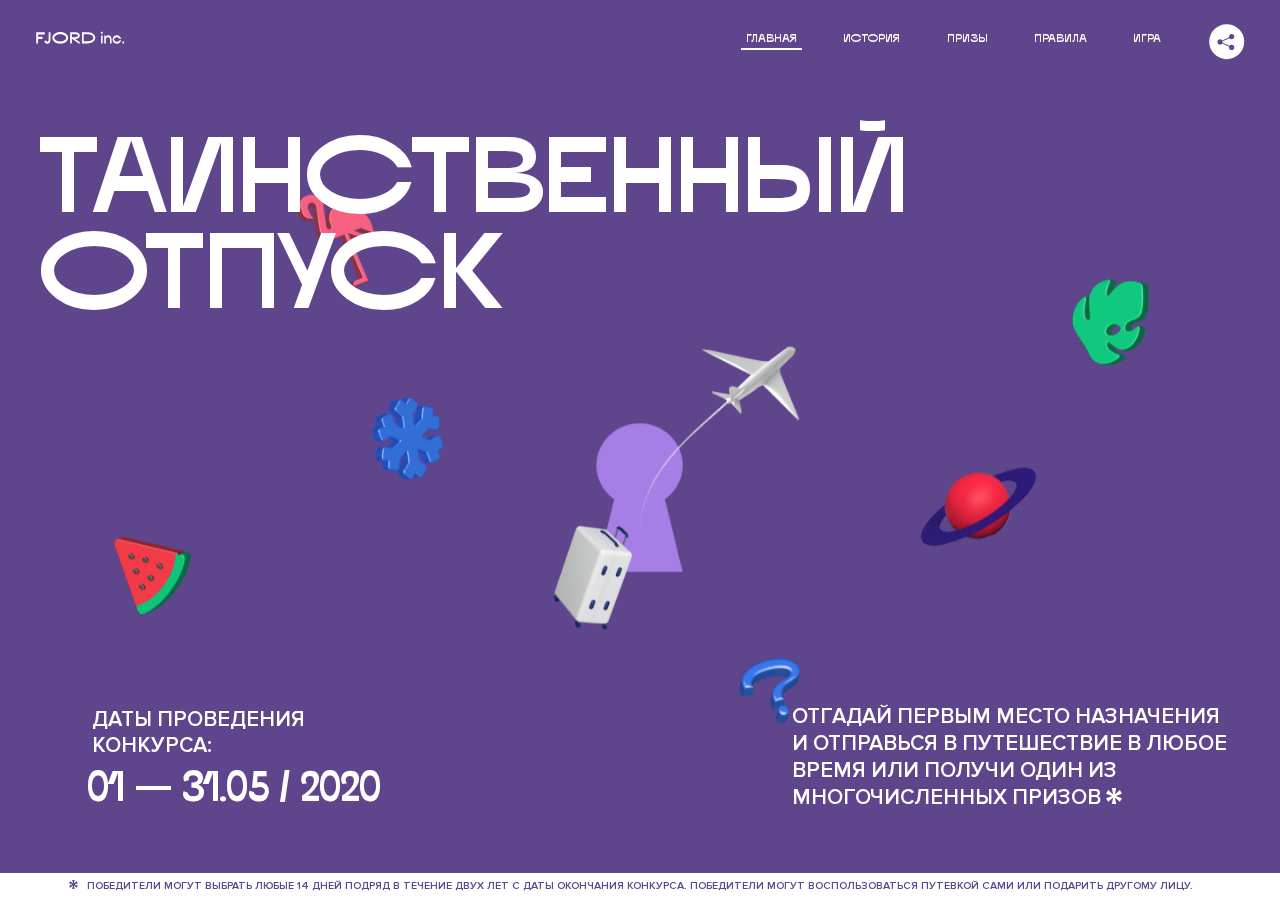
<file: 3/index.html>
<!DOCTYPE html>
<html lang="ru">
<head>
  <meta charset="UTF-8">
  <meta name="description" content="">
  <meta name="viewport" content="width=device-width, initial-scale=1.0">
  <meta http-equiv="X-UA-Compatible" content="ie=edge">
  <title>Mysterious Vacation</title>
  <link rel="stylesheet" href="css/style.min.css">
<link href="css/style.min.css" rel="stylesheet">  <base href="https://htmlacademy-animation.github.io/23249-magic-vacation-1/3/">
</head>
<body class="page">

  <header class="page-header  page-header--loading  js-header">
    <div class="page-header__wrapper">
      <a href="#" class="page-header__logo" aria-label="Перейти на страницу FJORD.Inc">
        <svg width="100" height="15" viewBox="0 0 100 15" fill="none" xmlns="http://www.w3.org/2000/svg">
          <path d="M0.26 1.4V14H2.276V8.906H7.334V6.44H2.276V3.848H9.872V1.4H0.26ZM12.733 14.36C15.127 14.36 16.243 12.65 16.243 9.5V1.4H14.263V8.96C14.263 11.21 13.723 11.876 12.733 11.876C11.833 11.876 11.473 11.3 11.347 10.58L9.36702 10.94C9.63702 13.046 10.663 14.36 12.733 14.36ZM18.3918 7.7C18.3918 11.372 22.3878 14.36 27.3198 14.36C32.2518 14.36 36.2478 11.372 36.2478 7.7C36.2478 4.028 32.2518 1.04 27.3198 1.04C22.3878 1.04 18.3918 4.028 18.3918 7.7ZM20.6058 7.7C20.6058 5.378 23.6118 3.524 27.3198 3.524C30.9918 3.524 33.9798 5.378 33.9798 7.7C33.9798 10.004 30.9918 11.858 27.3198 11.858C23.6118 11.858 20.6058 10.004 20.6058 7.7ZM40.403 14V8.906H40.799L49.079 14.702V12.38L44.039 8.906H44.201C47.999 8.906 49.277 7.304 49.277 5.162C49.277 3.092 47.999 1.4 44.201 1.4H38.387V14H40.403ZM43.535 3.722C45.785 3.722 47.045 4.136 47.045 5.432C47.045 6.764 45.785 7.034 43.535 7.034H40.403V3.722H43.535ZM51.6936 1.382V14H57.8676C62.7456 14 66.7236 11.534 66.7236 7.7C66.7236 3.848 62.7456 1.382 57.8676 1.382H51.6936ZM53.7096 11.624V3.722H57.5436C61.5396 3.722 64.4916 5.018 64.4916 7.7C64.4916 10.238 61.5396 11.624 57.5436 11.624H53.7096ZM73.1832 14.018H74.9832V5H73.1832V14.018ZM72.9132 1.976C72.9132 2.57 73.3992 3.092 74.0832 3.092C74.7492 3.092 75.2352 2.57 75.2352 1.976C75.2352 1.382 74.7672 0.805999 74.0832 0.805999C73.3812 0.805999 72.9132 1.382 72.9132 1.976ZM76.7867 14H78.5687V9.104C78.7487 8.006 79.5947 6.962 81.0887 6.962C82.1147 6.962 83.2667 7.448 83.2667 9.554V14H85.0487V9.014C85.0487 6.152 83.2307 4.73 81.3587 4.73C79.9187 4.73 79.0727 5.558 78.5687 6.854V5H76.7867V14ZM90.9898 14.27C93.5098 14.27 95.3818 12.506 95.7238 10.328H94.0498C93.7258 11.3 92.6998 12.02 90.9898 12.02C88.8478 12.02 87.7678 10.922 87.7678 9.59C87.7678 8.24 88.8478 6.962 90.9898 6.962C92.7538 6.962 93.7978 7.844 94.0858 8.924H95.7418C95.4358 6.71 93.6178 4.73 90.9898 4.73C88.0918 4.73 86.1298 7.124 86.1298 9.59C86.1298 12.074 88.1278 14.27 90.9898 14.27ZM97.0693 12.938C97.0693 13.658 97.5553 14.144 98.2753 14.144C98.9953 14.144 99.4813 13.658 99.4813 12.938C99.4813 12.2 98.9953 11.714 98.2753 11.714C97.5553 11.714 97.0693 12.2 97.0693 12.938Z" fill="currentColor"></path>
        </svg>
      </a>
      <button class="page-header__toggler js-menu-toggler" type="button" aria-label="Управление мобильным меню"><span>Меню</span></button>
      <nav class="page-header__nav">
        <div class="page-header__menu js-menu" id="menu">
          <ul>
            <li>
              <a class="js-menu-link active" href="#top" data-href="top">главная</a>
            </li>
            <li>
              <a class="js-menu-link" href="#story" data-href="story">история</a>
            </li>
            <li>
              <a class="js-menu-link" href="#prizes" data-href="prizes">призы</a>
            </li>
            <li>
              <a class="js-menu-link" href="#rules" data-href="rules">правила</a>
            </li>
            <li>
              <a class="js-menu-link" href="#game" data-href="game">игра</a>
            </li>
          </ul>
        </div>
        <div class="page-header__social">
          <div class="social-block js-social-block">
            <button class="social-block__toggler" aria-label="Управлять блоком с социальными кнопками">
              <svg width="26" height="22" viewBox="0 0 27 22" fill="none" xmlns="http://www.w3.org/2000/svg">
                <path d="M19.6721 7.43664C21.6273 7.43664 23.213 5.85095 23.213 3.89566C23.213 1.94037 21.6273 0.354675 19.6721 0.354675C17.7168 0.354675 16.1311 1.94037 16.1311 3.89566C16.1311 4.19968 16.1728 4.49178 16.2458 4.77345L7.21751 8.95527C6.57519 8.05214 5.52303 7.46049 4.33078 7.46049C2.37549 7.46049 0.789795 9.04618 0.789795 11.0015C0.789795 12.9568 2.37549 14.5425 4.33078 14.5425C5.52303 14.5425 6.57668 13.9508 7.21751 13.0477L16.2458 17.2295C16.1743 17.5112 16.1311 17.8033 16.1311 18.1073C16.1311 20.0626 17.7168 21.6483 19.6721 21.6483C21.6273 21.6483 23.213 20.0626 23.213 18.1073C23.213 16.152 21.6273 14.5663 19.6721 14.5663C18.4798 14.5663 17.4262 15.158 16.7853 16.0611L7.75701 11.8793C7.82854 11.5976 7.87176 11.3055 7.87176 11.0015C7.87176 10.6974 7.83003 10.4053 7.75701 10.1237L16.7853 5.94186C17.4262 6.84499 18.4783 7.43664 19.6721 7.43664Z" fill="currentColor"></path>
              </svg>
            </button>
            <ul class="social-block__list">
              <li>
                <a class="social-block__link social-block__link--fb" href="#" aria-label="Мы на Facebook">
                  <svg width="8" height="17" viewBox="0 0 8 17" fill="none" xmlns="http://www.w3.org/2000/svg">
                    <path d="M4.24646 16.9899H1.09275L1.05793 8.49828H0V5.30707H1.05793V3.81124C1.05793 1.42084 2.57654 0 5.21735 0H7.41758V3.18585H5.30841C4.28262 3.18585 4.2478 3.48582 4.2478 4.24914V5.30707H7.42964L7.16716 8.49828H4.2478V16.9899H4.24646Z" fill="currentColor"></path>
                  </svg>
                </a>
              </li>
              <li>
                <a class="social-block__link social-block__link--insta" href="#" aria-label="Мы в Instagram">
                  <svg width="15" height="15" viewBox="0 0 15 15" fill="none" xmlns="http://www.w3.org/2000/svg">
                    <path d="M11.0197 0H4.19806C2.14246 0 0.471191 1.66993 0.471191 3.72285V10.5499C0.471191 12.6082 2.14112 14.2727 4.19806 14.2727H11.0197C13.0753 14.2727 14.7466 12.6082 14.7466 10.5499V3.72285C14.7466 1.67127 13.0753 0 11.0197 0ZM11.0197 12.4849H4.19806C3.13076 12.4849 2.26432 11.6158 2.26432 10.5512V3.72419C2.26432 2.65956 3.13076 1.79715 4.19806 1.79715H11.0197C12.087 1.79715 12.9535 2.6609 12.9535 3.72419V10.5512C12.9535 11.6145 12.087 12.4849 11.0197 12.4849Z" fill="currentColor"></path>
                    <path d="M7.60887 3.11084C5.38989 3.11084 3.58203 4.9187 3.58203 7.14036C3.58203 9.35532 5.38989 11.1645 7.60887 11.1645C9.83053 11.1645 11.6357 9.35666 11.6357 7.14036C11.6357 4.9187 9.83053 3.11084 7.60887 3.11084ZM7.60887 9.36871C6.37551 9.36871 5.37784 8.37372 5.37784 7.14036C5.37784 5.90699 6.37551 4.90665 7.60887 4.90665C8.83822 4.90665 9.84259 5.90833 9.84259 7.14036C9.84392 8.37238 8.83822 9.36871 7.60887 9.36871Z" fill="currentColor"></path>
                    <path d="M11.3573 2.35962C10.8256 2.35962 10.3931 2.79752 10.3931 3.32381C10.3931 3.85546 10.8256 4.29336 11.3573 4.29336C11.8862 4.29336 12.3215 3.85546 12.3215 3.32381C12.3215 2.79752 11.8862 2.35962 11.3573 2.35962Z" fill="currentColor"></path>
                  </svg>
                </a>
              </li>
              <li>
                <a class="social-block__link social-block__link--vk" href="#" aria-label="Мы ВКонтакте">
                  <svg width="17" height="10" viewBox="0 0 17 10" fill="none" xmlns="http://www.w3.org/2000/svg">
                    <path d="M14.1234 4.9002C14.1234 4.9002 16.3623 1.72708 16.5866 0.680242C16.6595 0.312285 16.4947 0.103188 16.1069 0.103188C16.1069 0.103188 14.8193 0.103188 14.168 0.103188C13.7235 0.103188 13.5587 0.293278 13.4235 0.579768C13.4235 0.579768 12.3724 2.82553 11.0969 4.24712C10.6861 4.70333 10.4781 4.84318 10.2511 4.84318C10.0646 4.84318 9.98625 4.6911 9.98625 4.27834V0.649016C9.98625 0.147997 9.92545 0.00135496 9.5066 0.00135496H6.39628C6.15578 0.00135496 6.0085 0.134417 6.0085 0.324506C6.0085 0.801084 6.73406 0.908351 6.73406 2.20231V4.87305C6.73406 5.40529 6.70569 5.61575 6.45303 5.61575C5.78016 5.61575 4.19528 3.30618 3.30623 0.678887C3.12923 0.145282 2.93737 0 2.43475 0H0.486409C0.205373 0 0 0.190085 0 0.476576C0 0.991172 0.60666 3.40801 2.99277 6.64358C4.59927 8.8201 6.70569 10 8.60269 10C9.76196 10 10.0416 9.80312 10.0416 9.31432V7.63883C10.0416 7.22607 10.2065 7.04956 10.4429 7.04956C10.7078 7.04956 11.1847 7.13238 12.2805 8.22268C13.5843 9.47862 13.6762 10 14.3896 10H16.5676C16.7919 10 17 9.89273 17 9.52342C17 9.02919 16.3623 8.15343 15.384 7.10659C14.9801 6.56755 14.3302 5.98914 14.1248 5.72301C13.8275 5.40801 13.9154 5.23014 14.1234 4.9002Z" fill="currentColor"></path>
                  </svg>
                </a>
              </li>
            </ul>
          </div>
        </div>
      </nav>
    </div>
  </header>

  <main class="page-content">

    <section class="animation-screen"></section>

    <section class="screen screen--hidden screen--intro js-scrollspy" id="top">
      <div class="screen__wrapper">
        <div class="intro">
          <h1 class="intro__title">Таинственный отпуск</h1>
          <div class="intro__content">
            <div class="intro__info">
              <p class="intro__label">Даты проведения конкурса:</p>
              <p class="intro__date">01 — 31.05 / 2020</p>
            </div>
            <div class="intro__message">
              <p>
                Отгадай первым место назначения и&nbsp;отправься в&nbsp;путешествие в&nbsp;любое время или получи один из многочисленных призов
                <svg width="16" height="16" viewBox="0 0 10 10" fill="none" xmlns="http://www.w3.org/2000/svg">
                  <path d="M0 6.35337L3.90271 4.99012L0 3.64663L1.34615 1.32374L4.44287 4.01073L3.67364 0H6.34615L5.57692 4.01073L8.65385 1.32374L10 3.64663L6.13405 4.99012L10 6.35337L8.65385 8.65651L5.57692 5.98927L6.34615 10H3.67364L4.44287 5.96952L1.34615 8.65651L0 6.35337Z" fill="currentColor"></path>
                </svg>
              </p>
            </div>
          </div>
        </div>
      </div>
      <div class="screen__footer js-footer">
        <button class="screen__footer-enlarge js-footer-toggler" type="button" aria-label="Показать сообщение">
          <svg width="10" height="10" viewBox="0 0 10 10" fill="none" xmlns="http://www.w3.org/2000/svg">
            <path d="M0 6.35337L3.90271 4.99012L0 3.64663L1.34615 1.32374L4.44287 4.01073L3.67364 0H6.34615L5.57692 4.01073L8.65385 1.32374L10 3.64663L6.13405 4.99012L10 6.35337L8.65385 8.65651L5.57692 5.98927L6.34615 10H3.67364L4.44287 5.96952L1.34615 8.65651L0 6.35337Z" fill="currentColor"></path>
          </svg>
        </button>
        <button class="screen__footer-collapse js-footer-toggler" type="button" aria-label="Скрыть сообщение">
          <svg width="13" height="13" viewBox="0 0 13 13" fill="none" xmlns="http://www.w3.org/2000/svg">
            <line x1="12.3536" y1="0.353553" x2="0.738349" y2="11.9688" stroke="currentColor"></line>
            <line x1="0.738319" y1="0.539925" x2="12.3535" y2="12.1551" stroke="currentColor"></line>
          </svg>
        </button>
        <div class="screen__footer-wrapper">
          <div class="screen__footer-announce">
            <p class="screen__footer-label">Даты проведения конкурса:</p>
            <p class="screen__footer-date">01 — 31.05 / 2020</p>
          </div>
          <div class="screen__footer-note">
            <p>
              <svg width="10" height="10" viewBox="0 0 10 10" fill="none" xmlns="http://www.w3.org/2000/svg">
                <path d="M0 6.35337L3.90271 4.99012L0 3.64663L1.34615 1.32374L4.44287 4.01073L3.67364 0H6.34615L5.57692 4.01073L8.65385 1.32374L10 3.64663L6.13405 4.99012L10 6.35337L8.65385 8.65651L5.57692 5.98927L6.34615 10H3.67364L4.44287 5.96952L1.34615 8.65651L0 6.35337Z" fill="currentColor"></path>
              </svg>
              <span>Победители могут выбрать любые 14 дней подряд в&nbsp;течение двух лет с&nbsp;даты окончания конкурса. Победители могут воспользоваться путевкой сами или подарить другому лицу.</span>
            </p>
          </div>
        </div>
      </div>
    </section>

    <section class="screen screen--hidden screen--story js-scrollspy" id="story">

      <div class="slider swiper-container js-slider">

        <div class="swiper-wrapper">

          <div class="slider__item swiper-slide">
            <h2 class="slider__item-title">История</h2>
            <p class="slider__item-text">Джеймс Таргет был основателем компании &laquo;Fjord Inc.&raquo;. С&nbsp;1965 года &laquo;Fjord Inc.&raquo; прославилась надёжными и&nbsp;удобными чемоданами и&nbsp;аксессуарами для туристов.</p>
          </div>

          <div class="slider__item swiper-slide">
            <p class="slider__item-text">Когда Джеймсу было 7&nbsp;лет, в&nbsp;их&nbsp;доме гостил дядюшка и&nbsp;развлекал детей рассказами о&nbsp;своей поездке в&nbsp;место, показавшееся малышу Таргету невероятным. Тогда Джеймс решил, что однажды посетит его, но&nbsp;не&nbsp;будет рассказывать о&nbsp;мечте, пока не&nbsp;осуществит.</p>
          </div>

          <div class="slider__item swiper-slide">
            <p class="slider__item-text">Джеймс Таргет стал увлеченным путешественником. Он&nbsp;посетил 5&nbsp;континентов, 126&nbsp;стран.</p>
          </div>

          <div class="slider__item swiper-slide">
            <p class="slider__item-text">Он&nbsp;сплавлялся по&nbsp;Амазонке и&nbsp;погружался в&nbsp;пещеры Франции, медитировал в&nbsp;горах Тибета и&nbsp;пожимал руку вождя племени Акугауа.</p>
          </div>

          <div class="slider__item swiper-slide">
            <p class="slider__item-text">Из&nbsp;своих поездок Джеймс Таргет привозил идеи, как сделать свои чемоданы &laquo;Fjord Inc.&raquo; удобными и&nbsp;приспособленными к&nbsp;разным дорожным условиям.</p>
          </div>

          <div class="slider__item swiper-slide">
            <p class="slider__item-text">Всё это время Джеймс не&nbsp;оставлял идею поездки своей мечты. Однако, как только он&nbsp;брался за&nbsp;планирование, возникали препятствия, не&nbsp;позволяющие отправиться туда.</p>
          </div>

          <div class="slider__item swiper-slide">
            <p class="slider__item-text">В&nbsp;возрасте 67&nbsp;лет Джеймс Таргет попал под лавину и&nbsp;погиб. В&nbsp;своём завещании он&nbsp;поручил отправить в&nbsp;заветное путешествие трёх смельчаков, единых с&nbsp;ним духом.</p>
          </div>

          <div class="slider__item swiper-slide">
            <p class="slider__item-text">Тех, кто сможет узнать таинственное место, задавая вопросы специально обученному ИИ&nbsp;&laquo;Соне&raquo;, ждет фантастическое путешествие.</p>
          </div>
        </div>
        <div class="slider__controls">
          <button class="slider__control slider__control--prev js-control-prev" type="button" aria-label="Показать предыдущую историю">
            <svg width="12" height="22" viewBox="0 0 12 22" fill="none" xmlns="http://www.w3.org/2000/svg">
              <path d="M11 1L1 11L11 21" stroke="currentColor" stroke-width="2" stroke-linejoin="round"></path>
            </svg>
          </button>
          <button class="slider__control slider__control--next js-control-next" type="button" aria-label="Показать следующую историю">
            <svg width="12" height="22" viewBox="0 0 12 22" fill="none" xmlns="http://www.w3.org/2000/svg">
              <path d="M1 1L11 11L1 21" stroke="currentColor" stroke-width="2" stroke-linejoin="round"></path>
            </svg>
          </button>
        </div>
        <div class="slider__pagination swiper-pagination"></div>
      </div>
    </section>

    <div class="page__background"></div>

    <section class="screen screen--hidden screen--prizes js-scrollspy" id="prizes">
      <div class="screen__wrapper">
        <div class="prizes">
          <h2 class="prizes__title">ПРизы</h2>
          <div class="prizes__lead">
            <p>Найди ответ и&nbsp;получи один из&nbsp;призов:</p>
          </div>
          <ul class="prizes__list">
            <li class="prizes__item prizes__item--journeys">
              <div class="prizes__icon">
                <picture>
                  <source srcset="img/prize1-mob.svg" media="(orientation: portrait)">
                  <img src="img/prize1.svg" alt="">
                </picture>
              </div>
              <p class="prizes__desc">
                <b>3</b>
                <span>загадочных путешествия</span>
              </p>
            </li>
            <li class="prizes__item prizes__item--cases">
              <div class="prizes__icon">
                <picture>
                  <source srcset="img/prize2-mob.svg" media="(orientation: portrait)">
                  <img src="img/prize2.svg" alt="">
                </picture>
              </div>
              <p class="prizes__desc">
                <b>7</b>
                <span>надежных чемоданов</span>
              </p>
            </li>
            <li class="prizes__item prizes__item--codes">
              <div class="prizes__icon">
                <picture>
                  <source srcset="img/prize3-mob.svg" media="(orientation: portrait)">
                  <img src="img/prize3.svg" alt="">
                </picture>
              </div>
              <p class="prizes__desc">
                <b>900</b>
                <span>
                  промокодов на&nbsp;скидку 15%
                  <svg width="10" height="10" viewBox="0 0 10 10" fill="none" xmlns="http://www.w3.org/2000/svg">
                    <path d="M0 6.35337L3.90271 4.99012L0 3.64663L1.34615 1.32374L4.44287 4.01073L3.67364 0H6.34615L5.57692 4.01073L8.65385 1.32374L10 3.64663L6.13405 4.99012L10 6.35337L8.65385 8.65651L5.57692 5.98927L6.34615 10H3.67364L4.44287 5.96952L1.34615 8.65651L0 6.35337Z" fill="currentColor"></path>
                  </svg>
                </span>
              </p>
            </li>
          </ul>
        </div>
      </div>
      <div class="screen__footer js-footer">
        <button class="screen__footer-enlarge js-footer-toggler" type="button" aria-label="Показать сообщение">
          <svg width="10" height="10" viewBox="0 0 10 10" fill="none" xmlns="http://www.w3.org/2000/svg">
            <path d="M0 6.35337L3.90271 4.99012L0 3.64663L1.34615 1.32374L4.44287 4.01073L3.67364 0H6.34615L5.57692 4.01073L8.65385 1.32374L10 3.64663L6.13405 4.99012L10 6.35337L8.65385 8.65651L5.57692 5.98927L6.34615 10H3.67364L4.44287 5.96952L1.34615 8.65651L0 6.35337Z" fill="currentColor"></path>
          </svg>
        </button>
        <button class="screen__footer-collapse js-footer-toggler" type="button" aria-label="Скрыть сообщение">
          <svg width="13" height="13" viewBox="0 0 13 13" fill="none" xmlns="http://www.w3.org/2000/svg">
            <line x1="12.3536" y1="0.353553" x2="0.738349" y2="11.9688" stroke="currentColor"></line>
            <line x1="0.738319" y1="0.539925" x2="12.3535" y2="12.1551" stroke="currentColor"></line>
          </svg>
        </button>
        <div class="screen__footer-wrapper">
          <div class="screen__footer-announce">
            <p class="screen__footer-label">Даты проведения конкурса:</p>
            <p class="screen__footer-date">01 — 31.05 / 2020</p>
          </div>
          <div class="screen__footer-note">
            <p>
              <svg width="10" height="10" viewBox="0 0 10 10" fill="none" xmlns="http://www.w3.org/2000/svg">
                <path d="M0 6.35337L3.90271 4.99012L0 3.64663L1.34615 1.32374L4.44287 4.01073L3.67364 0H6.34615L5.57692 4.01073L8.65385 1.32374L10 3.64663L6.13405 4.99012L10 6.35337L8.65385 8.65651L5.57692 5.98927L6.34615 10H3.67364L4.44287 5.96952L1.34615 8.65651L0 6.35337Z" fill="currentColor"></path>
              </svg>
              <span>Скидка&nbsp;15% на&nbsp;единоразовое приобретение путёвки с&nbsp;1&nbsp;июня 2020 по&nbsp;31&nbsp;мая 2022&nbsp;года. Суммируется с&nbsp;другими акциями</span>
            </p>
          </div>
        </div>
      </div>
    </section>

    <section class="screen screen--hidden screen--rules js-scrollspy" id="rules">
      <div class="screen__wrapper">
        <div class="rules">
          <h2 class="rules__title">Правила</h2>
          <div class="rules__lead">
            <p>Для того чтобы получить наследство Джеймса Таргета, тебе нужно выведать у&nbsp;&laquo;Сони&raquo;, куда предстоит отправиться тебе в&nbsp;случае победы</p>
          </div>
          <ol class="rules__list">
            <li class="rules__item">
              <p>Тебе отводится <br>5&nbsp;минут</p>
            </li>
            <li class="rules__item">
              <p>Задавай любые вопросы в&nbsp;текстовом поле</p>
            </li>
            <li class="rules__item">
              <p>Нажимай кнопку &laquo;Узнать&raquo;, чтобы получить ответ</p>
            </li>
            <li class="rules__item">
              <p>&laquo;Соня&raquo; может отвечать только&nbsp;Да или Нет</p>
            </li>
          </ol>
          <a href="#game" class="rules__link btn">Погнали!</a>
        </div>
      </div>
      <div class="screen__disclaimer">
        <div class="disclaimer">
          <ul>
            <li>
              <a href="#">Правовая информация</a>
            </li>
            <li>
              <a href="#">Подробные правила</a>
            </li>
          </ul>
        </div>
      </div>
    </section>

    <section class="screen screen--hidden screen--game js-scrollspy" id="game">
      <div class="screen__wrapper">
        <div class="game">
          <div class="game__header">
            <h2 class="game__title">Игра</h2>
            <div class="game__counter">
              <span>05</span>:<span>00</span>
            </div>
          </div>
          <div class="game__body">
            <div class="chat">
              <div class="chat__body js-chat">
                <ul class="chat__list" id="messages"></ul>
              </div>
              <div class="chat__footer">
                <form action="#" method="post" class="form" id="message-form">
                  <label for="message-field" class="visually-hidden">Поле для ввода вопроса</label>
                  <input type="text" class="form__field" id="message-field" placeholder="задай вопрос">
                  <button class="form__button btn">
                    Узнать
                    <svg width="18" height="19" viewBox="0 0 18 19" fill="none" xmlns="http://www.w3.org/2000/svg">
                      <path stroke="currentColor" stroke-width="2" d="M9 19V1"></path>
                      <path d="M1 9l8-8 8 8" stroke="currentColor" stroke-width="2" stroke-linejoin="round"></path>
                    </svg>
                  </button>
                </form>
              </div>
            </div>
          </div>
          <!-- временные кнопки для показа результата -->
          <div class="game__buttons">
            <button class="game__button btn js-show-result" type="button" data-target="result">Положительный результат</button>
            <button class="game__button btn js-show-result" type="button" data-target="result2">Положительный результат - 2</button>
            <button class="game__button btn js-show-result" type="button" data-target="result3">Отрицательный результат</button>
          </div>
        </div>
      </div>
    </section>

    <section class="screen screen--hidden screen--result" id="result">
      <div class="screen__wrapper">
        <div class="result result--trip">
          <div class="result__image">
            <picture>
              <source srcset="img/result1-mob.png 1x, img/result1-mob@2x.png 2x" media="(max-width: 768px) and (orientation: portrait)">
              <img src="img/result1.png" srcset="img/result1@2x.png 2x" alt="">
            </picture>
          </div>
          <h2 class="result__title">
            <span class="visually-hidden">ПОбеда!</span>
            <svg xmlns="http://www.w3.org/2000/svg" viewBox="0 0 568.85 109.24">
              <path d="M16,24.44V92H2.6V8H75V92H61.52V24.44H16Z" transform="translate(-2.1 -1.5)" fill="none" stroke="currentColor"></path>
              <path d="M148.76,5.6c32.88,0,59.52,19.92,59.52,44.4s-26.64,44.4-59.52,44.4S89.24,74.48,89.24,50,115.88,5.6,148.76,5.6Zm0,72.12c24.48,0,44.4-12.36,44.4-27.72s-19.92-27.84-44.4-27.84C124,22.16,104,34.52,104,50S124,77.72,148.76,77.72Z" transform="translate(-2.1 -1.5)" fill="none" stroke="currentColor"></path>
              <path d="M287.36,8V24.44H236v14.4h25.32c25.44,0,34,11.16,34,26.52,0,15.6-8.52,26.64-34,26.64H222.56V8h64.8ZM256.88,76.52c15.12,0,23.52-2,23.52-11.52S272,54.44,256.88,54.44H236V76.52h20.88Z" transform="translate(-2.1 -1.5)" fill="none" stroke="currentColor"></path>
              <path d="M371.47,8V24.44H320.84V41.6h33.6V58h-33.6V75.56h50.64V92H307.4V8h64.08Z" transform="translate(-2.1 -1.5)" fill="none" stroke="currentColor"></path>
              <path d="M382.39,110.24V75.56h7.44c4.56-4.68,7.8-18.36,8.76-56L399,8h48.6V75.56h10v34.68H442.87V92H397v18.24H382.39Zm51.72-34.68V24.44H411.55v3.12c-0.48,22.44-3.24,37.68-7.2,48h29.76Z" transform="translate(-2.1 -1.5)" fill="none" stroke="currentColor"></path>
              <path d="M463.75,92l28-84h27.12l28.08,84H533.47l-7.8-23.52h-37.8L480.07,92H463.75Zm56.64-40L507,11.84,493.51,52h26.88Z" transform="translate(-2.1 -1.5)" fill="none" stroke="currentColor"></path>
              <path d="M554.12,70.4L555.55,2H569l1.44,68.4H554.12Zm8.28,6.36c4.8,0,8,3.24,8,8.16a8,8,0,1,1-16.08,0C554.35,80,557.59,76.76,562.39,76.76Z" transform="translate(-2.1 -1.5)" fill="none" stroke="currentColor"></path>
            </svg>
          </h2>
          <div class="result__text">
            <p>ты&nbsp;отправляешься в&nbsp;Арктику!</p>
          </div>
          <div class="result__form">
            <form action="#" method="post" class="form form--result">
              <label for="email-field" class="form__label">зарегистрируй результат</label>
              <input type="email" class="form__field" id="email-field" placeholder="e-mail для регистации результата и получения приза" required="">
              <button class="form__button btn">
                отправить
                <svg width="18" height="19" viewBox="0 0 18 19" fill="none" xmlns="http://www.w3.org/2000/svg">
                  <path stroke="currentColor" stroke-width="2" d="M9 19V1"></path>
                  <path d="M1 9l8-8 8 8" stroke="currentColor" stroke-width="2" stroke-linejoin="round"></path>
                </svg>
              </button>
            </form>
          </div>
        </div>
      </div>
    </section>

    <section class="screen screen--hidden screen--result" id="result2">
      <div class="screen__wrapper">
        <div class="result result--prize">
          <div class="result__image">
            <picture>
              <source srcset="img/result2-mob.png 1x, img/result2-mob@2x.png 2x" media="(max-width: 768px) and (orientation: portrait)">
              <img src="img/result2.png" srcset="img/result2@2x.png 2x" alt="">
            </picture>
          </div>
          <h2 class="result__title">
            <span class="visually-hidden">ПОбеда!</span>
            <svg xmlns="http://www.w3.org/2000/svg" viewBox="0 0 568.85 109.24">
              <path d="M16,24.44V92H2.6V8H75V92H61.52V24.44H16Z" transform="translate(-2.1 -1.5)" fill="none" stroke="currentColor"></path>
              <path d="M148.76,5.6c32.88,0,59.52,19.92,59.52,44.4s-26.64,44.4-59.52,44.4S89.24,74.48,89.24,50,115.88,5.6,148.76,5.6Zm0,72.12c24.48,0,44.4-12.36,44.4-27.72s-19.92-27.84-44.4-27.84C124,22.16,104,34.52,104,50S124,77.72,148.76,77.72Z" transform="translate(-2.1 -1.5)" fill="none" stroke="currentColor"></path>
              <path d="M287.36,8V24.44H236v14.4h25.32c25.44,0,34,11.16,34,26.52,0,15.6-8.52,26.64-34,26.64H222.56V8h64.8ZM256.88,76.52c15.12,0,23.52-2,23.52-11.52S272,54.44,256.88,54.44H236V76.52h20.88Z" transform="translate(-2.1 -1.5)" fill="none" stroke="currentColor"></path>
              <path d="M371.47,8V24.44H320.84V41.6h33.6V58h-33.6V75.56h50.64V92H307.4V8h64.08Z" transform="translate(-2.1 -1.5)" fill="none" stroke="currentColor"></path>
              <path d="M382.39,110.24V75.56h7.44c4.56-4.68,7.8-18.36,8.76-56L399,8h48.6V75.56h10v34.68H442.87V92H397v18.24H382.39Zm51.72-34.68V24.44H411.55v3.12c-0.48,22.44-3.24,37.68-7.2,48h29.76Z" transform="translate(-2.1 -1.5)" fill="none" stroke="currentColor"></path>
              <path d="M463.75,92l28-84h27.12l28.08,84H533.47l-7.8-23.52h-37.8L480.07,92H463.75Zm56.64-40L507,11.84,493.51,52h26.88Z" transform="translate(-2.1 -1.5)" fill="none" stroke="currentColor"></path>
              <path d="M554.12,70.4L555.55,2H569l1.44,68.4H554.12Zm8.28,6.36c4.8,0,8,3.24,8,8.16a8,8,0,1,1-16.08,0C554.35,80,557.59,76.76,562.39,76.76Z" transform="translate(-2.1 -1.5)" fill="none" stroke="currentColor"></path>
            </svg>
          </h2>
          <div class="result__text">
            <p>чемодан &laquo;Fjord&nbsp;Inc.&raquo;&nbsp;твой</p>
          </div>
          <div class="result__form">
            <form action="#" method="post" class="form form--result">
              <label for="email-field2" class="form__label">зарегистрируй результат</label>
              <input type="email" class="form__field" id="email-field2" placeholder="e-mail для регистации результата и получения приза" required="">
              <button class="form__button btn">
                отправить
                <svg width="18" height="19" viewBox="0 0 18 19" fill="none" xmlns="http://www.w3.org/2000/svg">
                  <path stroke="currentColor" stroke-width="2" d="M9 19V1"></path>
                  <path d="M1 9l8-8 8 8" stroke="currentColor" stroke-width="2" stroke-linejoin="round"></path>
                </svg>
              </button>
            </form>
          </div>
        </div>
      </div>
    </section>

    <section class="screen screen--hidden screen--result" id="result3">
      <div class="screen__wrapper">
        <div class="result result--negative">
          <div class="result__image">
            <picture>
              <source srcset="img/result3-mob.png 1x, img/result3-mob@2x.png 2x" media="(max-width: 768px) and (orientation: portrait)">
              <img src="img/result3.png" srcset="img/result3@2x.png 2x" alt="">
            </picture>
          </div>
          <h2 class="result__title">
            <span class="visually-hidden">Не угадал!</span>
            <svg xmlns="http://www.w3.org/2000/svg" viewBox="0 0 660.77 109.24">
              <path d="M2.66,92V8H16.1V42.2H53.3V8H66.74V92H53.3V58.64H16.1V92H2.66Z" transform="translate(-2.16 -1.5)" fill="none" stroke="currentColor"></path>
              <path d="M147.62,8V24.44H97V41.6h33.6V58H97V75.56h50.64V92H83.54V8h64.08Z" transform="translate(-2.16 -1.5)" fill="none" stroke="currentColor"></path>
              <path d="M199.22,8l20.52,42.36L235.34,8h16.44l-31,84H204.38l9.48-25.92L185.78,8h13.44Z" transform="translate(-2.16 -1.5)" fill="none" stroke="currentColor"></path>
              <path d="M273.74,24.44V92H260.3V8h50.16V24.44H273.74Z" transform="translate(-2.16 -1.5)" fill="none" stroke="currentColor"></path>
              <path d="M307.1,92l28-84h27.12l28.08,84H376.82L369,68.48h-37.8L323.42,92H307.1Zm56.64-40L350.3,11.84,336.86,52h26.88Z" transform="translate(-2.16 -1.5)" fill="none" stroke="currentColor"></path>
              <path d="M396.38,110.24V75.56h7.44c4.56-4.68,7.8-18.36,8.76-56L412.94,8h48.6V75.56h10v34.68H456.86V92H411v18.24H396.38ZM448.1,75.56V24.44H425.54v3.12c-0.48,22.44-3.24,37.68-7.2,48H448.1Z" transform="translate(-2.16 -1.5)" fill="none" stroke="currentColor"></path>
              <path d="M477.74,92l28-84h27.12L560.9,92H547.46l-7.8-23.52h-37.8L494.06,92H477.74Zm56.64-40-13.44-40.2L507.5,52h26.88Z" transform="translate(-2.16 -1.5)" fill="none" stroke="currentColor"></path>
              <path d="M568.7,76.88a13.77,13.77,0,0,0,5,1c6.6,0,10.44-6.24,12-58.32L586.22,8h46.2V92H619V24.44H598.82l-0.12,3.12C597.14,81,589,94.4,573.74,94.4a28.55,28.55,0,0,1-6.72-.84Z" transform="translate(-2.16 -1.5)" fill="none" stroke="currentColor"></path>
              <path d="M646.1,70.4L647.54,2H661l1.44,68.4H646.1Zm8.28,6.36c4.8,0,8,3.24,8,8.16a8,8,0,0,1-16.08,0C646.34,80,649.58,76.76,654.38,76.76Z" transform="translate(-2.16 -1.5)" fill="none" stroke="currentColor"></path>
            </svg>
          </h2>
          <button class="result__button js-play" type="button">
            не сдавайся!
            <span>
              <svg width="27" height="22" viewBox="0 0 27 22" fill="none" xmlns="http://www.w3.org/2000/svg">
                <path d="M10.6899 1.47998C5.42992 1.47998 1.16992 5.73998 1.16992 11C1.16992 16.26 5.42992 20.52 10.6899 20.52C15.9499 20.52 20.2099 16.26 20.2099 11V7.13998" stroke="currentColor" stroke-width="2" stroke-miterlimit="10"></path>
                <path d="M15.1099 12.5099L20.1499 7.13989L25.3099 12.6299" stroke="currentColor" stroke-width="2" stroke-miterlimit="10" stroke-linejoin="round"></path>
              </svg>
            </span>
          </button>
        </div>
      </div>
    </section>

  </main>

<script src="js/script.js"></script></body>
</html>
</file>
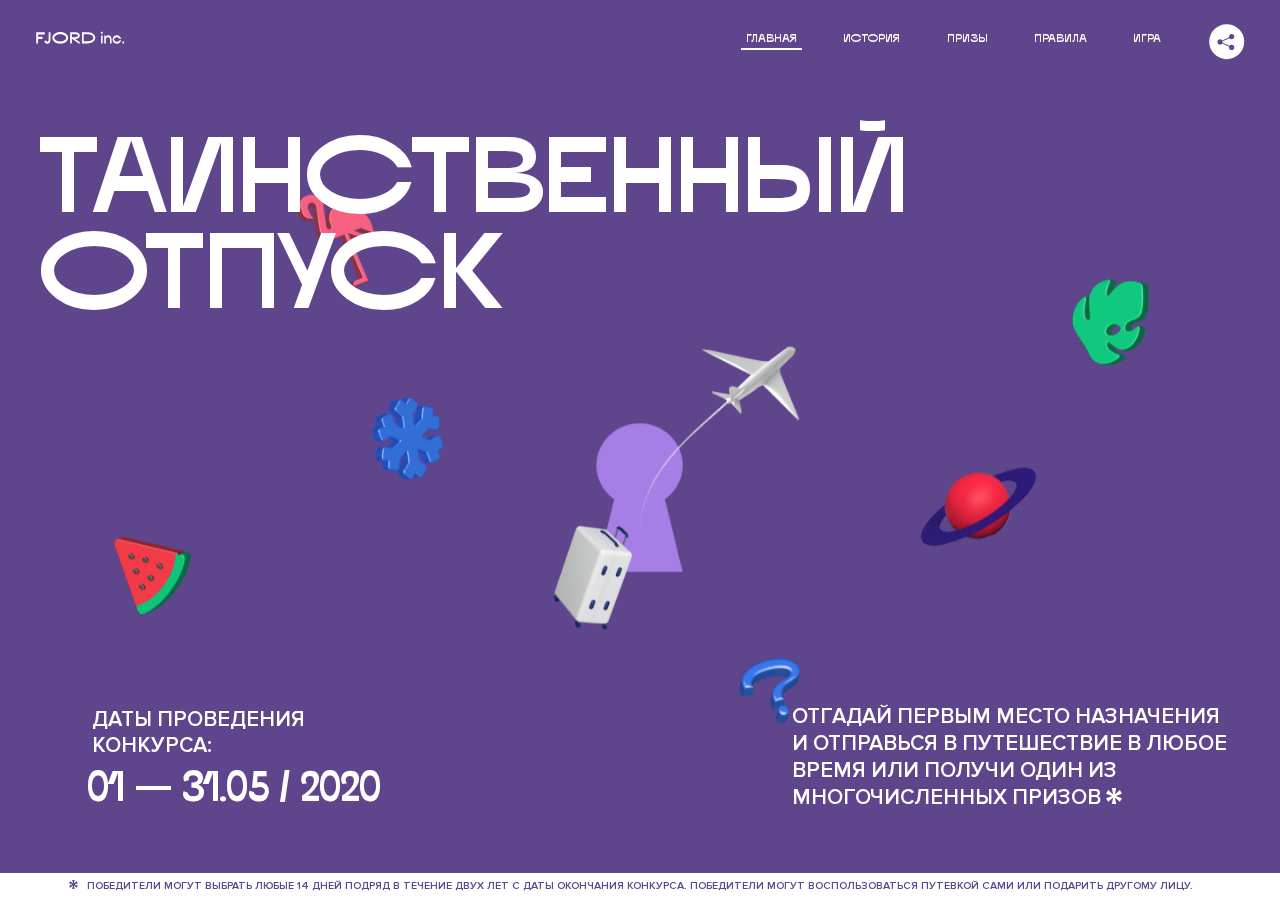
<file: 4/index.html>
<!DOCTYPE html>
<html lang="ru">
<head>
  <meta charset="UTF-8">
  <meta name="description" content="">
  <meta name="viewport" content="width=device-width, initial-scale=1.0">
  <meta http-equiv="X-UA-Compatible" content="ie=edge">
  <title>Mysterious Vacation</title>
  <link rel="stylesheet" href="css/style.min.css">
<link href="css/style.min.css" rel="stylesheet">  <base href="https://htmlacademy-animation.github.io/23249-magic-vacation-1/4/">
</head>
<body class="page">

  <header class="page-header  page-header--loading  js-header">
    <div class="page-header__wrapper">
      <a href="#" class="page-header__logo" aria-label="Перейти на страницу FJORD.Inc">
        <svg width="100" height="15" viewBox="0 0 100 15" fill="none" xmlns="http://www.w3.org/2000/svg">
          <path d="M0.26 1.4V14H2.276V8.906H7.334V6.44H2.276V3.848H9.872V1.4H0.26ZM12.733 14.36C15.127 14.36 16.243 12.65 16.243 9.5V1.4H14.263V8.96C14.263 11.21 13.723 11.876 12.733 11.876C11.833 11.876 11.473 11.3 11.347 10.58L9.36702 10.94C9.63702 13.046 10.663 14.36 12.733 14.36ZM18.3918 7.7C18.3918 11.372 22.3878 14.36 27.3198 14.36C32.2518 14.36 36.2478 11.372 36.2478 7.7C36.2478 4.028 32.2518 1.04 27.3198 1.04C22.3878 1.04 18.3918 4.028 18.3918 7.7ZM20.6058 7.7C20.6058 5.378 23.6118 3.524 27.3198 3.524C30.9918 3.524 33.9798 5.378 33.9798 7.7C33.9798 10.004 30.9918 11.858 27.3198 11.858C23.6118 11.858 20.6058 10.004 20.6058 7.7ZM40.403 14V8.906H40.799L49.079 14.702V12.38L44.039 8.906H44.201C47.999 8.906 49.277 7.304 49.277 5.162C49.277 3.092 47.999 1.4 44.201 1.4H38.387V14H40.403ZM43.535 3.722C45.785 3.722 47.045 4.136 47.045 5.432C47.045 6.764 45.785 7.034 43.535 7.034H40.403V3.722H43.535ZM51.6936 1.382V14H57.8676C62.7456 14 66.7236 11.534 66.7236 7.7C66.7236 3.848 62.7456 1.382 57.8676 1.382H51.6936ZM53.7096 11.624V3.722H57.5436C61.5396 3.722 64.4916 5.018 64.4916 7.7C64.4916 10.238 61.5396 11.624 57.5436 11.624H53.7096ZM73.1832 14.018H74.9832V5H73.1832V14.018ZM72.9132 1.976C72.9132 2.57 73.3992 3.092 74.0832 3.092C74.7492 3.092 75.2352 2.57 75.2352 1.976C75.2352 1.382 74.7672 0.805999 74.0832 0.805999C73.3812 0.805999 72.9132 1.382 72.9132 1.976ZM76.7867 14H78.5687V9.104C78.7487 8.006 79.5947 6.962 81.0887 6.962C82.1147 6.962 83.2667 7.448 83.2667 9.554V14H85.0487V9.014C85.0487 6.152 83.2307 4.73 81.3587 4.73C79.9187 4.73 79.0727 5.558 78.5687 6.854V5H76.7867V14ZM90.9898 14.27C93.5098 14.27 95.3818 12.506 95.7238 10.328H94.0498C93.7258 11.3 92.6998 12.02 90.9898 12.02C88.8478 12.02 87.7678 10.922 87.7678 9.59C87.7678 8.24 88.8478 6.962 90.9898 6.962C92.7538 6.962 93.7978 7.844 94.0858 8.924H95.7418C95.4358 6.71 93.6178 4.73 90.9898 4.73C88.0918 4.73 86.1298 7.124 86.1298 9.59C86.1298 12.074 88.1278 14.27 90.9898 14.27ZM97.0693 12.938C97.0693 13.658 97.5553 14.144 98.2753 14.144C98.9953 14.144 99.4813 13.658 99.4813 12.938C99.4813 12.2 98.9953 11.714 98.2753 11.714C97.5553 11.714 97.0693 12.2 97.0693 12.938Z" fill="currentColor"></path>
        </svg>
      </a>
      <button class="page-header__toggler js-menu-toggler" type="button" aria-label="Управление мобильным меню"><span>Меню</span></button>
      <nav class="page-header__nav">
        <div class="page-header__menu js-menu" id="menu">
          <ul>
            <li>
              <a class="js-menu-link active" href="#top" data-href="top">главная</a>
            </li>
            <li>
              <a class="js-menu-link" href="#story" data-href="story">история</a>
            </li>
            <li>
              <a class="js-menu-link" href="#prizes" data-href="prizes">призы</a>
            </li>
            <li>
              <a class="js-menu-link" href="#rules" data-href="rules">правила</a>
            </li>
            <li>
              <a class="js-menu-link" href="#game" data-href="game">игра</a>
            </li>
          </ul>
        </div>
        <div class="page-header__social">
          <div class="social-block js-social-block">
            <button class="social-block__toggler" aria-label="Управлять блоком с социальными кнопками">
              <svg width="26" height="22" viewBox="0 0 27 22" fill="none" xmlns="http://www.w3.org/2000/svg">
                <path d="M19.6721 7.43664C21.6273 7.43664 23.213 5.85095 23.213 3.89566C23.213 1.94037 21.6273 0.354675 19.6721 0.354675C17.7168 0.354675 16.1311 1.94037 16.1311 3.89566C16.1311 4.19968 16.1728 4.49178 16.2458 4.77345L7.21751 8.95527C6.57519 8.05214 5.52303 7.46049 4.33078 7.46049C2.37549 7.46049 0.789795 9.04618 0.789795 11.0015C0.789795 12.9568 2.37549 14.5425 4.33078 14.5425C5.52303 14.5425 6.57668 13.9508 7.21751 13.0477L16.2458 17.2295C16.1743 17.5112 16.1311 17.8033 16.1311 18.1073C16.1311 20.0626 17.7168 21.6483 19.6721 21.6483C21.6273 21.6483 23.213 20.0626 23.213 18.1073C23.213 16.152 21.6273 14.5663 19.6721 14.5663C18.4798 14.5663 17.4262 15.158 16.7853 16.0611L7.75701 11.8793C7.82854 11.5976 7.87176 11.3055 7.87176 11.0015C7.87176 10.6974 7.83003 10.4053 7.75701 10.1237L16.7853 5.94186C17.4262 6.84499 18.4783 7.43664 19.6721 7.43664Z" fill="currentColor"></path>
              </svg>
            </button>
            <ul class="social-block__list">
              <li>
                <a class="social-block__link social-block__link--fb" href="#" aria-label="Мы на Facebook">
                  <svg width="8" height="17" viewBox="0 0 8 17" fill="none" xmlns="http://www.w3.org/2000/svg">
                    <path d="M4.24646 16.9899H1.09275L1.05793 8.49828H0V5.30707H1.05793V3.81124C1.05793 1.42084 2.57654 0 5.21735 0H7.41758V3.18585H5.30841C4.28262 3.18585 4.2478 3.48582 4.2478 4.24914V5.30707H7.42964L7.16716 8.49828H4.2478V16.9899H4.24646Z" fill="currentColor"></path>
                  </svg>
                </a>
              </li>
              <li>
                <a class="social-block__link social-block__link--insta" href="#" aria-label="Мы в Instagram">
                  <svg width="15" height="15" viewBox="0 0 15 15" fill="none" xmlns="http://www.w3.org/2000/svg">
                    <path d="M11.0197 0H4.19806C2.14246 0 0.471191 1.66993 0.471191 3.72285V10.5499C0.471191 12.6082 2.14112 14.2727 4.19806 14.2727H11.0197C13.0753 14.2727 14.7466 12.6082 14.7466 10.5499V3.72285C14.7466 1.67127 13.0753 0 11.0197 0ZM11.0197 12.4849H4.19806C3.13076 12.4849 2.26432 11.6158 2.26432 10.5512V3.72419C2.26432 2.65956 3.13076 1.79715 4.19806 1.79715H11.0197C12.087 1.79715 12.9535 2.6609 12.9535 3.72419V10.5512C12.9535 11.6145 12.087 12.4849 11.0197 12.4849Z" fill="currentColor"></path>
                    <path d="M7.60887 3.11084C5.38989 3.11084 3.58203 4.9187 3.58203 7.14036C3.58203 9.35532 5.38989 11.1645 7.60887 11.1645C9.83053 11.1645 11.6357 9.35666 11.6357 7.14036C11.6357 4.9187 9.83053 3.11084 7.60887 3.11084ZM7.60887 9.36871C6.37551 9.36871 5.37784 8.37372 5.37784 7.14036C5.37784 5.90699 6.37551 4.90665 7.60887 4.90665C8.83822 4.90665 9.84259 5.90833 9.84259 7.14036C9.84392 8.37238 8.83822 9.36871 7.60887 9.36871Z" fill="currentColor"></path>
                    <path d="M11.3573 2.35962C10.8256 2.35962 10.3931 2.79752 10.3931 3.32381C10.3931 3.85546 10.8256 4.29336 11.3573 4.29336C11.8862 4.29336 12.3215 3.85546 12.3215 3.32381C12.3215 2.79752 11.8862 2.35962 11.3573 2.35962Z" fill="currentColor"></path>
                  </svg>
                </a>
              </li>
              <li>
                <a class="social-block__link social-block__link--vk" href="#" aria-label="Мы ВКонтакте">
                  <svg width="17" height="10" viewBox="0 0 17 10" fill="none" xmlns="http://www.w3.org/2000/svg">
                    <path d="M14.1234 4.9002C14.1234 4.9002 16.3623 1.72708 16.5866 0.680242C16.6595 0.312285 16.4947 0.103188 16.1069 0.103188C16.1069 0.103188 14.8193 0.103188 14.168 0.103188C13.7235 0.103188 13.5587 0.293278 13.4235 0.579768C13.4235 0.579768 12.3724 2.82553 11.0969 4.24712C10.6861 4.70333 10.4781 4.84318 10.2511 4.84318C10.0646 4.84318 9.98625 4.6911 9.98625 4.27834V0.649016C9.98625 0.147997 9.92545 0.00135496 9.5066 0.00135496H6.39628C6.15578 0.00135496 6.0085 0.134417 6.0085 0.324506C6.0085 0.801084 6.73406 0.908351 6.73406 2.20231V4.87305C6.73406 5.40529 6.70569 5.61575 6.45303 5.61575C5.78016 5.61575 4.19528 3.30618 3.30623 0.678887C3.12923 0.145282 2.93737 0 2.43475 0H0.486409C0.205373 0 0 0.190085 0 0.476576C0 0.991172 0.60666 3.40801 2.99277 6.64358C4.59927 8.8201 6.70569 10 8.60269 10C9.76196 10 10.0416 9.80312 10.0416 9.31432V7.63883C10.0416 7.22607 10.2065 7.04956 10.4429 7.04956C10.7078 7.04956 11.1847 7.13238 12.2805 8.22268C13.5843 9.47862 13.6762 10 14.3896 10H16.5676C16.7919 10 17 9.89273 17 9.52342C17 9.02919 16.3623 8.15343 15.384 7.10659C14.9801 6.56755 14.3302 5.98914 14.1248 5.72301C13.8275 5.40801 13.9154 5.23014 14.1234 4.9002Z" fill="currentColor"></path>
                  </svg>
                </a>
              </li>
            </ul>
          </div>
        </div>
      </nav>
    </div>
  </header>

  <main class="page-content">

    <section class="animation-screen"></section>

    <section class="screen screen--hidden screen--intro js-scrollspy" id="top">
      <div class="screen__wrapper">
        <div class="intro">
          <h1 class="intro__title">Таинственный отпуск</h1>
          <div class="intro__content">
            <div class="intro__info">
              <p class="intro__label">Даты проведения конкурса:</p>
              <p class="intro__date">01 — 31.05 / 2020</p>
            </div>
            <div class="intro__message">
              <p>
                Отгадай первым место назначения и&nbsp;отправься в&nbsp;путешествие в&nbsp;любое время или получи один из многочисленных призов
                <svg width="16" height="16" viewBox="0 0 10 10" fill="none" xmlns="http://www.w3.org/2000/svg">
                  <path d="M0 6.35337L3.90271 4.99012L0 3.64663L1.34615 1.32374L4.44287 4.01073L3.67364 0H6.34615L5.57692 4.01073L8.65385 1.32374L10 3.64663L6.13405 4.99012L10 6.35337L8.65385 8.65651L5.57692 5.98927L6.34615 10H3.67364L4.44287 5.96952L1.34615 8.65651L0 6.35337Z" fill="currentColor"></path>
                </svg>
              </p>
            </div>
          </div>
        </div>
      </div>
      <div class="screen__footer js-footer">
        <button class="screen__footer-enlarge js-footer-toggler" type="button" aria-label="Показать сообщение">
          <svg width="10" height="10" viewBox="0 0 10 10" fill="none" xmlns="http://www.w3.org/2000/svg">
            <path d="M0 6.35337L3.90271 4.99012L0 3.64663L1.34615 1.32374L4.44287 4.01073L3.67364 0H6.34615L5.57692 4.01073L8.65385 1.32374L10 3.64663L6.13405 4.99012L10 6.35337L8.65385 8.65651L5.57692 5.98927L6.34615 10H3.67364L4.44287 5.96952L1.34615 8.65651L0 6.35337Z" fill="currentColor"></path>
          </svg>
        </button>
        <button class="screen__footer-collapse js-footer-toggler" type="button" aria-label="Скрыть сообщение">
          <svg width="13" height="13" viewBox="0 0 13 13" fill="none" xmlns="http://www.w3.org/2000/svg">
            <line x1="12.3536" y1="0.353553" x2="0.738349" y2="11.9688" stroke="currentColor"></line>
            <line x1="0.738319" y1="0.539925" x2="12.3535" y2="12.1551" stroke="currentColor"></line>
          </svg>
        </button>
        <div class="screen__footer-wrapper">
          <div class="screen__footer-announce">
            <p class="screen__footer-label">Даты проведения конкурса:</p>
            <p class="screen__footer-date">01 — 31.05 / 2020</p>
          </div>
          <div class="screen__footer-note">
            <p>
              <svg width="10" height="10" viewBox="0 0 10 10" fill="none" xmlns="http://www.w3.org/2000/svg">
                <path d="M0 6.35337L3.90271 4.99012L0 3.64663L1.34615 1.32374L4.44287 4.01073L3.67364 0H6.34615L5.57692 4.01073L8.65385 1.32374L10 3.64663L6.13405 4.99012L10 6.35337L8.65385 8.65651L5.57692 5.98927L6.34615 10H3.67364L4.44287 5.96952L1.34615 8.65651L0 6.35337Z" fill="currentColor"></path>
              </svg>
              <span>Победители могут выбрать любые 14 дней подряд в&nbsp;течение двух лет с&nbsp;даты окончания конкурса. Победители могут воспользоваться путевкой сами или подарить другому лицу.</span>
            </p>
          </div>
        </div>
      </div>
    </section>

    <section class="screen screen--hidden screen--story js-scrollspy" id="story">

      <div class="slider swiper-container js-slider">

        <div class="swiper-wrapper">

          <div class="slider__item swiper-slide">
            <h2 class="slider__item-title">История</h2>
            <p class="slider__item-text">Джеймс Таргет был основателем компании &laquo;Fjord Inc.&raquo;. С&nbsp;1965 года &laquo;Fjord Inc.&raquo; прославилась надёжными и&nbsp;удобными чемоданами и&nbsp;аксессуарами для туристов.</p>
          </div>

          <div class="slider__item swiper-slide">
            <p class="slider__item-text">Когда Джеймсу было 7&nbsp;лет, в&nbsp;их&nbsp;доме гостил дядюшка и&nbsp;развлекал детей рассказами о&nbsp;своей поездке в&nbsp;место, показавшееся малышу Таргету невероятным. Тогда Джеймс решил, что однажды посетит его, но&nbsp;не&nbsp;будет рассказывать о&nbsp;мечте, пока не&nbsp;осуществит.</p>
          </div>

          <div class="slider__item swiper-slide">
            <p class="slider__item-text">Джеймс Таргет стал увлеченным путешественником. Он&nbsp;посетил 5&nbsp;континентов, 126&nbsp;стран.</p>
          </div>

          <div class="slider__item swiper-slide">
            <p class="slider__item-text">Он&nbsp;сплавлялся по&nbsp;Амазонке и&nbsp;погружался в&nbsp;пещеры Франции, медитировал в&nbsp;горах Тибета и&nbsp;пожимал руку вождя племени Акугауа.</p>
          </div>

          <div class="slider__item swiper-slide">
            <p class="slider__item-text">Из&nbsp;своих поездок Джеймс Таргет привозил идеи, как сделать свои чемоданы &laquo;Fjord Inc.&raquo; удобными и&nbsp;приспособленными к&nbsp;разным дорожным условиям.</p>
          </div>

          <div class="slider__item swiper-slide">
            <p class="slider__item-text">Всё это время Джеймс не&nbsp;оставлял идею поездки своей мечты. Однако, как только он&nbsp;брался за&nbsp;планирование, возникали препятствия, не&nbsp;позволяющие отправиться туда.</p>
          </div>

          <div class="slider__item swiper-slide">
            <p class="slider__item-text">В&nbsp;возрасте 67&nbsp;лет Джеймс Таргет попал под лавину и&nbsp;погиб. В&nbsp;своём завещании он&nbsp;поручил отправить в&nbsp;заветное путешествие трёх смельчаков, единых с&nbsp;ним духом.</p>
          </div>

          <div class="slider__item swiper-slide">
            <p class="slider__item-text">Тех, кто сможет узнать таинственное место, задавая вопросы специально обученному ИИ&nbsp;&laquo;Соне&raquo;, ждет фантастическое путешествие.</p>
          </div>
        </div>
        <div class="slider__controls">
          <button class="slider__control slider__control--prev js-control-prev" type="button" aria-label="Показать предыдущую историю">
            <svg width="12" height="22" viewBox="0 0 12 22" fill="none" xmlns="http://www.w3.org/2000/svg">
              <path d="M11 1L1 11L11 21" stroke="currentColor" stroke-width="2" stroke-linejoin="round"></path>
            </svg>
          </button>
          <button class="slider__control slider__control--next js-control-next" type="button" aria-label="Показать следующую историю">
            <svg width="12" height="22" viewBox="0 0 12 22" fill="none" xmlns="http://www.w3.org/2000/svg">
              <path d="M1 1L11 11L1 21" stroke="currentColor" stroke-width="2" stroke-linejoin="round"></path>
            </svg>
          </button>
        </div>
        <div class="slider__pagination swiper-pagination"></div>
      </div>
    </section>

    <div class="page__background"></div>

    <section class="screen screen--hidden screen--prizes js-scrollspy" id="prizes">
      <div class="screen__wrapper">
        <div class="prizes">
          <h2 class="prizes__title">ПРизы</h2>
          <div class="prizes__lead">
            <p>Найди ответ и&nbsp;получи один из&nbsp;призов:</p>
          </div>
          <ul class="prizes__list">
            <li class="prizes__item prizes__item--journeys">
              <div class="prizes__icon">
                <picture>
                  <source srcset="img/prize1-mob.svg" media="(orientation: portrait)">
                  <img src="img/prize1.svg" alt="">
                </picture>
              </div>
              <p class="prizes__desc">
                <b>3</b>
                <span>загадочных путешествия</span>
              </p>
            </li>
            <li class="prizes__item prizes__item--cases">
              <div class="prizes__icon">
                <picture>
                  <source srcset="img/prize2-mob.svg" media="(orientation: portrait)">
                  <img src="img/prize2.svg" alt="">
                </picture>
              </div>
              <p class="prizes__desc">
                <b>7</b>
                <span>надежных чемоданов</span>
              </p>
            </li>
            <li class="prizes__item prizes__item--codes">
              <div class="prizes__icon">
                <picture>
                  <source srcset="img/prize3-mob.svg" media="(orientation: portrait)">
                  <img src="img/prize3.svg" alt="">
                </picture>
              </div>
              <p class="prizes__desc">
                <b>900</b>
                <span>
                  промокодов на&nbsp;скидку 15%
                  <svg width="10" height="10" viewBox="0 0 10 10" fill="none" xmlns="http://www.w3.org/2000/svg">
                    <path d="M0 6.35337L3.90271 4.99012L0 3.64663L1.34615 1.32374L4.44287 4.01073L3.67364 0H6.34615L5.57692 4.01073L8.65385 1.32374L10 3.64663L6.13405 4.99012L10 6.35337L8.65385 8.65651L5.57692 5.98927L6.34615 10H3.67364L4.44287 5.96952L1.34615 8.65651L0 6.35337Z" fill="currentColor"></path>
                  </svg>
                </span>
              </p>
            </li>
          </ul>
        </div>
      </div>
      <div class="screen__footer js-footer">
        <button class="screen__footer-enlarge js-footer-toggler" type="button" aria-label="Показать сообщение">
          <svg width="10" height="10" viewBox="0 0 10 10" fill="none" xmlns="http://www.w3.org/2000/svg">
            <path d="M0 6.35337L3.90271 4.99012L0 3.64663L1.34615 1.32374L4.44287 4.01073L3.67364 0H6.34615L5.57692 4.01073L8.65385 1.32374L10 3.64663L6.13405 4.99012L10 6.35337L8.65385 8.65651L5.57692 5.98927L6.34615 10H3.67364L4.44287 5.96952L1.34615 8.65651L0 6.35337Z" fill="currentColor"></path>
          </svg>
        </button>
        <button class="screen__footer-collapse js-footer-toggler" type="button" aria-label="Скрыть сообщение">
          <svg width="13" height="13" viewBox="0 0 13 13" fill="none" xmlns="http://www.w3.org/2000/svg">
            <line x1="12.3536" y1="0.353553" x2="0.738349" y2="11.9688" stroke="currentColor"></line>
            <line x1="0.738319" y1="0.539925" x2="12.3535" y2="12.1551" stroke="currentColor"></line>
          </svg>
        </button>
        <div class="screen__footer-wrapper">
          <div class="screen__footer-announce">
            <p class="screen__footer-label">Даты проведения конкурса:</p>
            <p class="screen__footer-date">01 — 31.05 / 2020</p>
          </div>
          <div class="screen__footer-note">
            <p>
              <svg width="10" height="10" viewBox="0 0 10 10" fill="none" xmlns="http://www.w3.org/2000/svg">
                <path d="M0 6.35337L3.90271 4.99012L0 3.64663L1.34615 1.32374L4.44287 4.01073L3.67364 0H6.34615L5.57692 4.01073L8.65385 1.32374L10 3.64663L6.13405 4.99012L10 6.35337L8.65385 8.65651L5.57692 5.98927L6.34615 10H3.67364L4.44287 5.96952L1.34615 8.65651L0 6.35337Z" fill="currentColor"></path>
              </svg>
              <span>Скидка&nbsp;15% на&nbsp;единоразовое приобретение путёвки с&nbsp;1&nbsp;июня 2020 по&nbsp;31&nbsp;мая 2022&nbsp;года. Суммируется с&nbsp;другими акциями</span>
            </p>
          </div>
        </div>
      </div>
    </section>

    <section class="screen screen--hidden screen--rules js-scrollspy" id="rules">
      <div class="screen__wrapper">
        <div class="rules">
          <h2 class="rules__title">Правила</h2>
          <div class="rules__lead">
            <p>Для того чтобы получить наследство Джеймса Таргета, тебе нужно выведать у&nbsp;&laquo;Сони&raquo;, куда предстоит отправиться тебе в&nbsp;случае победы</p>
          </div>
          <ol class="rules__list">
            <li class="rules__item">
              <p>Тебе отводится <br>5&nbsp;минут</p>
            </li>
            <li class="rules__item">
              <p>Задавай любые вопросы в&nbsp;текстовом поле</p>
            </li>
            <li class="rules__item">
              <p>Нажимай кнопку &laquo;Узнать&raquo;, чтобы получить ответ</p>
            </li>
            <li class="rules__item">
              <p>&laquo;Соня&raquo; может отвечать только&nbsp;Да или Нет</p>
            </li>
          </ol>
          <a href="#game" class="rules__link btn">Погнали!</a>
        </div>
      </div>
      <div class="screen__disclaimer">
        <div class="disclaimer">
          <ul>
            <li>
              <a href="#">Правовая информация</a>
            </li>
            <li>
              <a href="#">Подробные правила</a>
            </li>
          </ul>
        </div>
      </div>
    </section>

    <section class="screen screen--hidden screen--game js-scrollspy" id="game">
      <div class="screen__wrapper">
        <div class="game">
          <div class="game__header">
            <h2 class="game__title">Игра</h2>
            <div class="game__counter">
              <span>05</span>:<span>00</span>
            </div>
          </div>
          <div class="game__body">
            <div class="chat">
              <div class="chat__body js-chat">
                <ul class="chat__list" id="messages"></ul>
              </div>
              <div class="chat__footer">
                <form action="#" method="post" class="form" id="message-form">
                  <label for="message-field" class="visually-hidden">Поле для ввода вопроса</label>
                  <input type="text" class="form__field" id="message-field" placeholder="задай вопрос">
                  <button class="form__button btn">
                    Узнать
                    <svg width="18" height="19" viewBox="0 0 18 19" fill="none" xmlns="http://www.w3.org/2000/svg">
                      <path stroke="currentColor" stroke-width="2" d="M9 19V1"></path>
                      <path d="M1 9l8-8 8 8" stroke="currentColor" stroke-width="2" stroke-linejoin="round"></path>
                    </svg>
                  </button>
                </form>
              </div>
            </div>
          </div>
          <!-- временные кнопки для показа результата -->
          <div class="game__buttons">
            <button class="game__button btn js-show-result" type="button" data-target="result">Положительный результат</button>
            <button class="game__button btn js-show-result" type="button" data-target="result2">Положительный результат - 2</button>
            <button class="game__button btn js-show-result" type="button" data-target="result3">Отрицательный результат</button>
          </div>
        </div>
      </div>
    </section>

    <section class="screen screen--hidden screen--result" id="result">
      <div class="screen__wrapper">
        <div class="result result--trip">
          <div class="result__image">
            <picture>
              <source srcset="img/result1-mob.png 1x, img/result1-mob@2x.png 2x" media="(max-width: 768px) and (orientation: portrait)">
              <img src="img/result1.png" srcset="img/result1@2x.png 2x" alt="">
            </picture>
          </div>
          <h2 class="result__title">
            <span class="visually-hidden">ПОбеда!</span>
            <svg xmlns="http://www.w3.org/2000/svg" viewBox="0 0 568.85 109.24">
              <path d="M16,24.44V92H2.6V8H75V92H61.52V24.44H16Z" transform="translate(-2.1 -1.5)" fill="none" stroke="currentColor"></path>
              <path d="M148.76,5.6c32.88,0,59.52,19.92,59.52,44.4s-26.64,44.4-59.52,44.4S89.24,74.48,89.24,50,115.88,5.6,148.76,5.6Zm0,72.12c24.48,0,44.4-12.36,44.4-27.72s-19.92-27.84-44.4-27.84C124,22.16,104,34.52,104,50S124,77.72,148.76,77.72Z" transform="translate(-2.1 -1.5)" fill="none" stroke="currentColor"></path>
              <path d="M287.36,8V24.44H236v14.4h25.32c25.44,0,34,11.16,34,26.52,0,15.6-8.52,26.64-34,26.64H222.56V8h64.8ZM256.88,76.52c15.12,0,23.52-2,23.52-11.52S272,54.44,256.88,54.44H236V76.52h20.88Z" transform="translate(-2.1 -1.5)" fill="none" stroke="currentColor"></path>
              <path d="M371.47,8V24.44H320.84V41.6h33.6V58h-33.6V75.56h50.64V92H307.4V8h64.08Z" transform="translate(-2.1 -1.5)" fill="none" stroke="currentColor"></path>
              <path d="M382.39,110.24V75.56h7.44c4.56-4.68,7.8-18.36,8.76-56L399,8h48.6V75.56h10v34.68H442.87V92H397v18.24H382.39Zm51.72-34.68V24.44H411.55v3.12c-0.48,22.44-3.24,37.68-7.2,48h29.76Z" transform="translate(-2.1 -1.5)" fill="none" stroke="currentColor"></path>
              <path d="M463.75,92l28-84h27.12l28.08,84H533.47l-7.8-23.52h-37.8L480.07,92H463.75Zm56.64-40L507,11.84,493.51,52h26.88Z" transform="translate(-2.1 -1.5)" fill="none" stroke="currentColor"></path>
              <path d="M554.12,70.4L555.55,2H569l1.44,68.4H554.12Zm8.28,6.36c4.8,0,8,3.24,8,8.16a8,8,0,1,1-16.08,0C554.35,80,557.59,76.76,562.39,76.76Z" transform="translate(-2.1 -1.5)" fill="none" stroke="currentColor"></path>
            </svg>
          </h2>
          <div class="result__text">
            <p>ты&nbsp;отправляешься в&nbsp;Арктику!</p>
          </div>
          <div class="result__form">
            <form action="#" method="post" class="form form--result">
              <label for="email-field" class="form__label">зарегистрируй результат</label>
              <input type="email" class="form__field" id="email-field" placeholder="e-mail для регистации результата и получения приза" required="">
              <button class="form__button btn">
                отправить
                <svg width="18" height="19" viewBox="0 0 18 19" fill="none" xmlns="http://www.w3.org/2000/svg">
                  <path stroke="currentColor" stroke-width="2" d="M9 19V1"></path>
                  <path d="M1 9l8-8 8 8" stroke="currentColor" stroke-width="2" stroke-linejoin="round"></path>
                </svg>
              </button>
            </form>
          </div>
        </div>
      </div>
    </section>

    <section class="screen screen--hidden screen--result" id="result2">
      <div class="screen__wrapper">
        <div class="result result--prize">
          <div class="result__image">
            <picture>
              <source srcset="img/result2-mob.png 1x, img/result2-mob@2x.png 2x" media="(max-width: 768px) and (orientation: portrait)">
              <img src="img/result2.png" srcset="img/result2@2x.png 2x" alt="">
            </picture>
          </div>
          <h2 class="result__title">
            <span class="visually-hidden">ПОбеда!</span>
            <svg xmlns="http://www.w3.org/2000/svg" viewBox="0 0 568.85 109.24">
              <path d="M16,24.44V92H2.6V8H75V92H61.52V24.44H16Z" transform="translate(-2.1 -1.5)" fill="none" stroke="currentColor"></path>
              <path d="M148.76,5.6c32.88,0,59.52,19.92,59.52,44.4s-26.64,44.4-59.52,44.4S89.24,74.48,89.24,50,115.88,5.6,148.76,5.6Zm0,72.12c24.48,0,44.4-12.36,44.4-27.72s-19.92-27.84-44.4-27.84C124,22.16,104,34.52,104,50S124,77.72,148.76,77.72Z" transform="translate(-2.1 -1.5)" fill="none" stroke="currentColor"></path>
              <path d="M287.36,8V24.44H236v14.4h25.32c25.44,0,34,11.16,34,26.52,0,15.6-8.52,26.64-34,26.64H222.56V8h64.8ZM256.88,76.52c15.12,0,23.52-2,23.52-11.52S272,54.44,256.88,54.44H236V76.52h20.88Z" transform="translate(-2.1 -1.5)" fill="none" stroke="currentColor"></path>
              <path d="M371.47,8V24.44H320.84V41.6h33.6V58h-33.6V75.56h50.64V92H307.4V8h64.08Z" transform="translate(-2.1 -1.5)" fill="none" stroke="currentColor"></path>
              <path d="M382.39,110.24V75.56h7.44c4.56-4.68,7.8-18.36,8.76-56L399,8h48.6V75.56h10v34.68H442.87V92H397v18.24H382.39Zm51.72-34.68V24.44H411.55v3.12c-0.48,22.44-3.24,37.68-7.2,48h29.76Z" transform="translate(-2.1 -1.5)" fill="none" stroke="currentColor"></path>
              <path d="M463.75,92l28-84h27.12l28.08,84H533.47l-7.8-23.52h-37.8L480.07,92H463.75Zm56.64-40L507,11.84,493.51,52h26.88Z" transform="translate(-2.1 -1.5)" fill="none" stroke="currentColor"></path>
              <path d="M554.12,70.4L555.55,2H569l1.44,68.4H554.12Zm8.28,6.36c4.8,0,8,3.24,8,8.16a8,8,0,1,1-16.08,0C554.35,80,557.59,76.76,562.39,76.76Z" transform="translate(-2.1 -1.5)" fill="none" stroke="currentColor"></path>
            </svg>
          </h2>
          <div class="result__text">
            <p>чемодан &laquo;Fjord&nbsp;Inc.&raquo;&nbsp;твой</p>
          </div>
          <div class="result__form">
            <form action="#" method="post" class="form form--result">
              <label for="email-field2" class="form__label">зарегистрируй результат</label>
              <input type="email" class="form__field" id="email-field2" placeholder="e-mail для регистации результата и получения приза" required="">
              <button class="form__button btn">
                отправить
                <svg width="18" height="19" viewBox="0 0 18 19" fill="none" xmlns="http://www.w3.org/2000/svg">
                  <path stroke="currentColor" stroke-width="2" d="M9 19V1"></path>
                  <path d="M1 9l8-8 8 8" stroke="currentColor" stroke-width="2" stroke-linejoin="round"></path>
                </svg>
              </button>
            </form>
          </div>
        </div>
      </div>
    </section>

    <section class="screen screen--hidden screen--result" id="result3">
      <div class="screen__wrapper">
        <div class="result result--negative">
          <div class="result__image">
            <picture>
              <source srcset="img/result3-mob.png 1x, img/result3-mob@2x.png 2x" media="(max-width: 768px) and (orientation: portrait)">
              <img src="img/result3.png" srcset="img/result3@2x.png 2x" alt="">
            </picture>
          </div>
          <h2 class="result__title">
            <span class="visually-hidden">Не угадал!</span>
            <svg xmlns="http://www.w3.org/2000/svg" viewBox="0 0 660.77 109.24">
              <path d="M2.66,92V8H16.1V42.2H53.3V8H66.74V92H53.3V58.64H16.1V92H2.66Z" transform="translate(-2.16 -1.5)" fill="none" stroke="currentColor"></path>
              <path d="M147.62,8V24.44H97V41.6h33.6V58H97V75.56h50.64V92H83.54V8h64.08Z" transform="translate(-2.16 -1.5)" fill="none" stroke="currentColor"></path>
              <path d="M199.22,8l20.52,42.36L235.34,8h16.44l-31,84H204.38l9.48-25.92L185.78,8h13.44Z" transform="translate(-2.16 -1.5)" fill="none" stroke="currentColor"></path>
              <path d="M273.74,24.44V92H260.3V8h50.16V24.44H273.74Z" transform="translate(-2.16 -1.5)" fill="none" stroke="currentColor"></path>
              <path d="M307.1,92l28-84h27.12l28.08,84H376.82L369,68.48h-37.8L323.42,92H307.1Zm56.64-40L350.3,11.84,336.86,52h26.88Z" transform="translate(-2.16 -1.5)" fill="none" stroke="currentColor"></path>
              <path d="M396.38,110.24V75.56h7.44c4.56-4.68,7.8-18.36,8.76-56L412.94,8h48.6V75.56h10v34.68H456.86V92H411v18.24H396.38ZM448.1,75.56V24.44H425.54v3.12c-0.48,22.44-3.24,37.68-7.2,48H448.1Z" transform="translate(-2.16 -1.5)" fill="none" stroke="currentColor"></path>
              <path d="M477.74,92l28-84h27.12L560.9,92H547.46l-7.8-23.52h-37.8L494.06,92H477.74Zm56.64-40-13.44-40.2L507.5,52h26.88Z" transform="translate(-2.16 -1.5)" fill="none" stroke="currentColor"></path>
              <path d="M568.7,76.88a13.77,13.77,0,0,0,5,1c6.6,0,10.44-6.24,12-58.32L586.22,8h46.2V92H619V24.44H598.82l-0.12,3.12C597.14,81,589,94.4,573.74,94.4a28.55,28.55,0,0,1-6.72-.84Z" transform="translate(-2.16 -1.5)" fill="none" stroke="currentColor"></path>
              <path d="M646.1,70.4L647.54,2H661l1.44,68.4H646.1Zm8.28,6.36c4.8,0,8,3.24,8,8.16a8,8,0,0,1-16.08,0C646.34,80,649.58,76.76,654.38,76.76Z" transform="translate(-2.16 -1.5)" fill="none" stroke="currentColor"></path>
            </svg>
          </h2>
          <button class="result__button js-play" type="button">
            не сдавайся!
            <span>
              <svg width="27" height="22" viewBox="0 0 27 22" fill="none" xmlns="http://www.w3.org/2000/svg">
                <path d="M10.6899 1.47998C5.42992 1.47998 1.16992 5.73998 1.16992 11C1.16992 16.26 5.42992 20.52 10.6899 20.52C15.9499 20.52 20.2099 16.26 20.2099 11V7.13998" stroke="currentColor" stroke-width="2" stroke-miterlimit="10"></path>
                <path d="M15.1099 12.5099L20.1499 7.13989L25.3099 12.6299" stroke="currentColor" stroke-width="2" stroke-miterlimit="10" stroke-linejoin="round"></path>
              </svg>
            </span>
          </button>
        </div>
      </div>
    </section>

  </main>

<script src="js/script.js"></script></body>
</html>
</file>
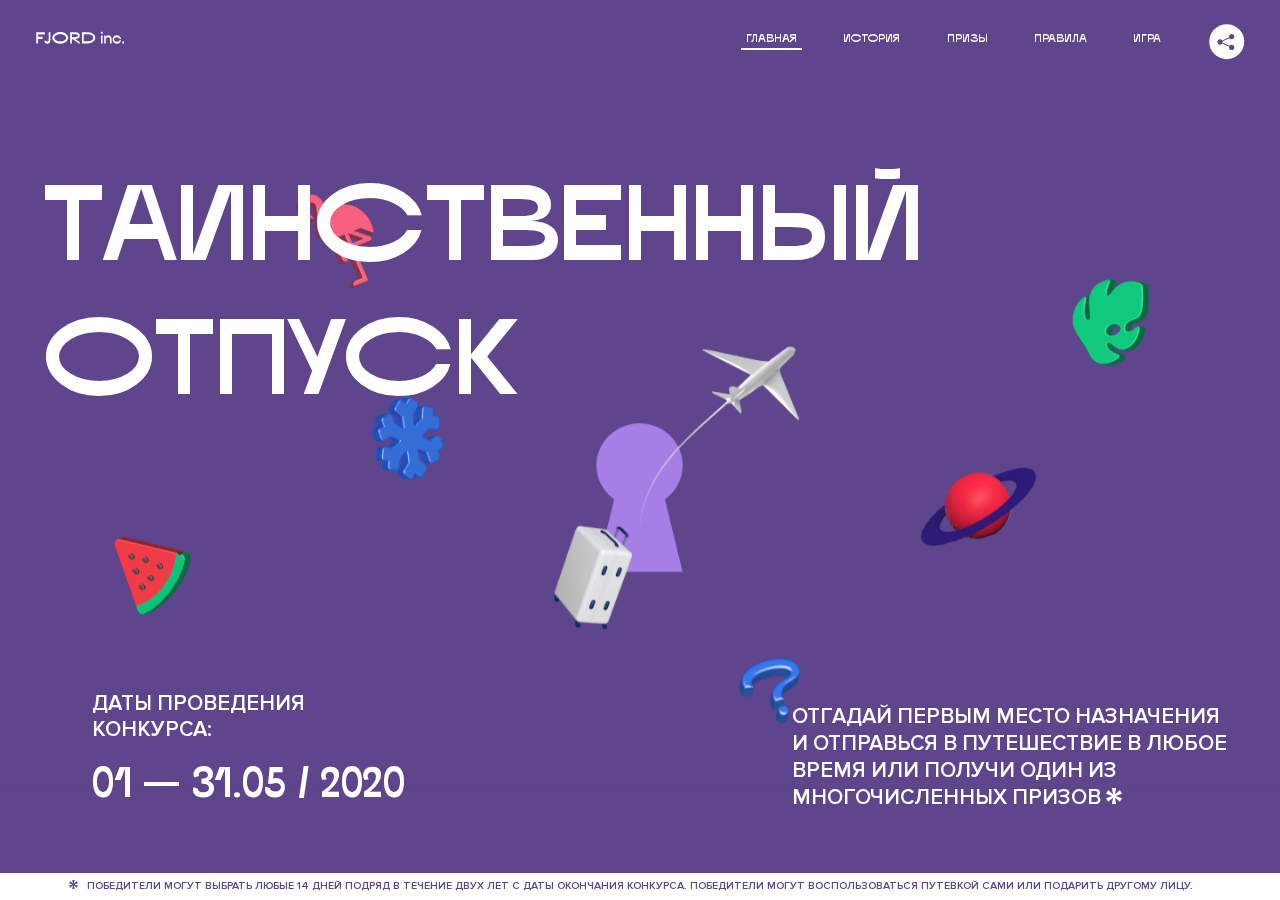
<file: 5/index.html>
<!DOCTYPE html>
<html lang="ru">
<head>
  <meta charset="UTF-8">
  <meta name="description" content="">
  <meta name="viewport" content="width=device-width, initial-scale=1.0">
  <meta http-equiv="X-UA-Compatible" content="ie=edge">
  <title>Mysterious Vacation</title>
  <link rel="stylesheet" href="css/style.min.css">
<link href="css/style.min.css" rel="stylesheet">  <base href="https://htmlacademy-animation.github.io/23249-magic-vacation-1/5/">
</head>
<body class="page">

  <header class="page-header  page-header--loading  js-header">
    <div class="page-header__wrapper">
      <a href="#" class="page-header__logo" aria-label="Перейти на страницу FJORD.Inc">
        <svg width="100" height="15" viewBox="0 0 100 15" fill="none" xmlns="http://www.w3.org/2000/svg">
          <path d="M0.26 1.4V14H2.276V8.906H7.334V6.44H2.276V3.848H9.872V1.4H0.26ZM12.733 14.36C15.127 14.36 16.243 12.65 16.243 9.5V1.4H14.263V8.96C14.263 11.21 13.723 11.876 12.733 11.876C11.833 11.876 11.473 11.3 11.347 10.58L9.36702 10.94C9.63702 13.046 10.663 14.36 12.733 14.36ZM18.3918 7.7C18.3918 11.372 22.3878 14.36 27.3198 14.36C32.2518 14.36 36.2478 11.372 36.2478 7.7C36.2478 4.028 32.2518 1.04 27.3198 1.04C22.3878 1.04 18.3918 4.028 18.3918 7.7ZM20.6058 7.7C20.6058 5.378 23.6118 3.524 27.3198 3.524C30.9918 3.524 33.9798 5.378 33.9798 7.7C33.9798 10.004 30.9918 11.858 27.3198 11.858C23.6118 11.858 20.6058 10.004 20.6058 7.7ZM40.403 14V8.906H40.799L49.079 14.702V12.38L44.039 8.906H44.201C47.999 8.906 49.277 7.304 49.277 5.162C49.277 3.092 47.999 1.4 44.201 1.4H38.387V14H40.403ZM43.535 3.722C45.785 3.722 47.045 4.136 47.045 5.432C47.045 6.764 45.785 7.034 43.535 7.034H40.403V3.722H43.535ZM51.6936 1.382V14H57.8676C62.7456 14 66.7236 11.534 66.7236 7.7C66.7236 3.848 62.7456 1.382 57.8676 1.382H51.6936ZM53.7096 11.624V3.722H57.5436C61.5396 3.722 64.4916 5.018 64.4916 7.7C64.4916 10.238 61.5396 11.624 57.5436 11.624H53.7096ZM73.1832 14.018H74.9832V5H73.1832V14.018ZM72.9132 1.976C72.9132 2.57 73.3992 3.092 74.0832 3.092C74.7492 3.092 75.2352 2.57 75.2352 1.976C75.2352 1.382 74.7672 0.805999 74.0832 0.805999C73.3812 0.805999 72.9132 1.382 72.9132 1.976ZM76.7867 14H78.5687V9.104C78.7487 8.006 79.5947 6.962 81.0887 6.962C82.1147 6.962 83.2667 7.448 83.2667 9.554V14H85.0487V9.014C85.0487 6.152 83.2307 4.73 81.3587 4.73C79.9187 4.73 79.0727 5.558 78.5687 6.854V5H76.7867V14ZM90.9898 14.27C93.5098 14.27 95.3818 12.506 95.7238 10.328H94.0498C93.7258 11.3 92.6998 12.02 90.9898 12.02C88.8478 12.02 87.7678 10.922 87.7678 9.59C87.7678 8.24 88.8478 6.962 90.9898 6.962C92.7538 6.962 93.7978 7.844 94.0858 8.924H95.7418C95.4358 6.71 93.6178 4.73 90.9898 4.73C88.0918 4.73 86.1298 7.124 86.1298 9.59C86.1298 12.074 88.1278 14.27 90.9898 14.27ZM97.0693 12.938C97.0693 13.658 97.5553 14.144 98.2753 14.144C98.9953 14.144 99.4813 13.658 99.4813 12.938C99.4813 12.2 98.9953 11.714 98.2753 11.714C97.5553 11.714 97.0693 12.2 97.0693 12.938Z" fill="currentColor"></path>
        </svg>
      </a>
      <button class="page-header__toggler js-menu-toggler" type="button" aria-label="Управление мобильным меню"><span>Меню</span></button>
      <nav class="page-header__nav">
        <div class="page-header__menu js-menu" id="menu">
          <ul>
            <li>
              <a class="js-menu-link active" href="#top" data-href="top">главная</a>
            </li>
            <li>
              <a class="js-menu-link" href="#story" data-href="story">история</a>
            </li>
            <li>
              <a class="js-menu-link" href="#prizes" data-href="prizes">призы</a>
            </li>
            <li>
              <a class="js-menu-link" href="#rules" data-href="rules">правила</a>
            </li>
            <li>
              <a class="js-menu-link" href="#game" data-href="game">игра</a>
            </li>
          </ul>
        </div>
        <div class="page-header__social">
          <div class="social-block js-social-block">
            <button class="social-block__toggler" aria-label="Управлять блоком с социальными кнопками">
              <svg width="26" height="22" viewBox="0 0 27 22" fill="none" xmlns="http://www.w3.org/2000/svg">
                <path d="M19.6721 7.43664C21.6273 7.43664 23.213 5.85095 23.213 3.89566C23.213 1.94037 21.6273 0.354675 19.6721 0.354675C17.7168 0.354675 16.1311 1.94037 16.1311 3.89566C16.1311 4.19968 16.1728 4.49178 16.2458 4.77345L7.21751 8.95527C6.57519 8.05214 5.52303 7.46049 4.33078 7.46049C2.37549 7.46049 0.789795 9.04618 0.789795 11.0015C0.789795 12.9568 2.37549 14.5425 4.33078 14.5425C5.52303 14.5425 6.57668 13.9508 7.21751 13.0477L16.2458 17.2295C16.1743 17.5112 16.1311 17.8033 16.1311 18.1073C16.1311 20.0626 17.7168 21.6483 19.6721 21.6483C21.6273 21.6483 23.213 20.0626 23.213 18.1073C23.213 16.152 21.6273 14.5663 19.6721 14.5663C18.4798 14.5663 17.4262 15.158 16.7853 16.0611L7.75701 11.8793C7.82854 11.5976 7.87176 11.3055 7.87176 11.0015C7.87176 10.6974 7.83003 10.4053 7.75701 10.1237L16.7853 5.94186C17.4262 6.84499 18.4783 7.43664 19.6721 7.43664Z" fill="currentColor"></path>
              </svg>
            </button>
            <ul class="social-block__list">
              <li>
                <a class="social-block__link social-block__link--fb" href="#" aria-label="Мы на Facebook">
                  <svg width="8" height="17" viewBox="0 0 8 17" fill="none" xmlns="http://www.w3.org/2000/svg">
                    <path d="M4.24646 16.9899H1.09275L1.05793 8.49828H0V5.30707H1.05793V3.81124C1.05793 1.42084 2.57654 0 5.21735 0H7.41758V3.18585H5.30841C4.28262 3.18585 4.2478 3.48582 4.2478 4.24914V5.30707H7.42964L7.16716 8.49828H4.2478V16.9899H4.24646Z" fill="currentColor"></path>
                  </svg>
                </a>
              </li>
              <li>
                <a class="social-block__link social-block__link--insta" href="#" aria-label="Мы в Instagram">
                  <svg width="15" height="15" viewBox="0 0 15 15" fill="none" xmlns="http://www.w3.org/2000/svg">
                    <path d="M11.0197 0H4.19806C2.14246 0 0.471191 1.66993 0.471191 3.72285V10.5499C0.471191 12.6082 2.14112 14.2727 4.19806 14.2727H11.0197C13.0753 14.2727 14.7466 12.6082 14.7466 10.5499V3.72285C14.7466 1.67127 13.0753 0 11.0197 0ZM11.0197 12.4849H4.19806C3.13076 12.4849 2.26432 11.6158 2.26432 10.5512V3.72419C2.26432 2.65956 3.13076 1.79715 4.19806 1.79715H11.0197C12.087 1.79715 12.9535 2.6609 12.9535 3.72419V10.5512C12.9535 11.6145 12.087 12.4849 11.0197 12.4849Z" fill="currentColor"></path>
                    <path d="M7.60887 3.11084C5.38989 3.11084 3.58203 4.9187 3.58203 7.14036C3.58203 9.35532 5.38989 11.1645 7.60887 11.1645C9.83053 11.1645 11.6357 9.35666 11.6357 7.14036C11.6357 4.9187 9.83053 3.11084 7.60887 3.11084ZM7.60887 9.36871C6.37551 9.36871 5.37784 8.37372 5.37784 7.14036C5.37784 5.90699 6.37551 4.90665 7.60887 4.90665C8.83822 4.90665 9.84259 5.90833 9.84259 7.14036C9.84392 8.37238 8.83822 9.36871 7.60887 9.36871Z" fill="currentColor"></path>
                    <path d="M11.3573 2.35962C10.8256 2.35962 10.3931 2.79752 10.3931 3.32381C10.3931 3.85546 10.8256 4.29336 11.3573 4.29336C11.8862 4.29336 12.3215 3.85546 12.3215 3.32381C12.3215 2.79752 11.8862 2.35962 11.3573 2.35962Z" fill="currentColor"></path>
                  </svg>
                </a>
              </li>
              <li>
                <a class="social-block__link social-block__link--vk" href="#" aria-label="Мы ВКонтакте">
                  <svg width="17" height="10" viewBox="0 0 17 10" fill="none" xmlns="http://www.w3.org/2000/svg">
                    <path d="M14.1234 4.9002C14.1234 4.9002 16.3623 1.72708 16.5866 0.680242C16.6595 0.312285 16.4947 0.103188 16.1069 0.103188C16.1069 0.103188 14.8193 0.103188 14.168 0.103188C13.7235 0.103188 13.5587 0.293278 13.4235 0.579768C13.4235 0.579768 12.3724 2.82553 11.0969 4.24712C10.6861 4.70333 10.4781 4.84318 10.2511 4.84318C10.0646 4.84318 9.98625 4.6911 9.98625 4.27834V0.649016C9.98625 0.147997 9.92545 0.00135496 9.5066 0.00135496H6.39628C6.15578 0.00135496 6.0085 0.134417 6.0085 0.324506C6.0085 0.801084 6.73406 0.908351 6.73406 2.20231V4.87305C6.73406 5.40529 6.70569 5.61575 6.45303 5.61575C5.78016 5.61575 4.19528 3.30618 3.30623 0.678887C3.12923 0.145282 2.93737 0 2.43475 0H0.486409C0.205373 0 0 0.190085 0 0.476576C0 0.991172 0.60666 3.40801 2.99277 6.64358C4.59927 8.8201 6.70569 10 8.60269 10C9.76196 10 10.0416 9.80312 10.0416 9.31432V7.63883C10.0416 7.22607 10.2065 7.04956 10.4429 7.04956C10.7078 7.04956 11.1847 7.13238 12.2805 8.22268C13.5843 9.47862 13.6762 10 14.3896 10H16.5676C16.7919 10 17 9.89273 17 9.52342C17 9.02919 16.3623 8.15343 15.384 7.10659C14.9801 6.56755 14.3302 5.98914 14.1248 5.72301C13.8275 5.40801 13.9154 5.23014 14.1234 4.9002Z" fill="currentColor"></path>
                  </svg>
                </a>
              </li>
            </ul>
          </div>
        </div>
      </nav>
    </div>
  </header>

  <main class="page-content">

    <section class="animation-screen"></section>

    <section class="screen screen--hidden screen--intro js-scrollspy" id="top">
      <div class="screen__wrapper">
        <div class="intro">
          <h1 class="intro__title">Таинственный отпуск</h1>
          <div class="intro__content">
            <div class="intro__info">
              <p class="intro__label">Даты проведения конкурса:</p>
              <p class="intro__date">01 — 31.05 / 2020</p>
            </div>
            <div class="intro__message">
              <p>
                Отгадай первым место назначения и&nbsp;отправься в&nbsp;путешествие в&nbsp;любое время или получи один из многочисленных призов
                <svg width="16" height="16" viewBox="0 0 10 10" fill="none" xmlns="http://www.w3.org/2000/svg">
                  <path d="M0 6.35337L3.90271 4.99012L0 3.64663L1.34615 1.32374L4.44287 4.01073L3.67364 0H6.34615L5.57692 4.01073L8.65385 1.32374L10 3.64663L6.13405 4.99012L10 6.35337L8.65385 8.65651L5.57692 5.98927L6.34615 10H3.67364L4.44287 5.96952L1.34615 8.65651L0 6.35337Z" fill="currentColor"></path>
                </svg>
              </p>
            </div>
          </div>
        </div>
      </div>
      <div class="screen__footer js-footer">
        <button class="screen__footer-enlarge js-footer-toggler" type="button" aria-label="Показать сообщение">
          <svg width="10" height="10" viewBox="0 0 10 10" fill="none" xmlns="http://www.w3.org/2000/svg">
            <path d="M0 6.35337L3.90271 4.99012L0 3.64663L1.34615 1.32374L4.44287 4.01073L3.67364 0H6.34615L5.57692 4.01073L8.65385 1.32374L10 3.64663L6.13405 4.99012L10 6.35337L8.65385 8.65651L5.57692 5.98927L6.34615 10H3.67364L4.44287 5.96952L1.34615 8.65651L0 6.35337Z" fill="currentColor"></path>
          </svg>
        </button>
        <button class="screen__footer-collapse js-footer-toggler" type="button" aria-label="Скрыть сообщение">
          <svg width="13" height="13" viewBox="0 0 13 13" fill="none" xmlns="http://www.w3.org/2000/svg">
            <line x1="12.3536" y1="0.353553" x2="0.738349" y2="11.9688" stroke="currentColor"></line>
            <line x1="0.738319" y1="0.539925" x2="12.3535" y2="12.1551" stroke="currentColor"></line>
          </svg>
        </button>
        <div class="screen__footer-wrapper">
          <div class="screen__footer-announce">
            <p class="screen__footer-label">Даты проведения конкурса:</p>
            <p class="screen__footer-date">01 — 31.05 / 2020</p>
          </div>
          <div class="screen__footer-note">
            <p>
              <svg width="10" height="10" viewBox="0 0 10 10" fill="none" xmlns="http://www.w3.org/2000/svg">
                <path d="M0 6.35337L3.90271 4.99012L0 3.64663L1.34615 1.32374L4.44287 4.01073L3.67364 0H6.34615L5.57692 4.01073L8.65385 1.32374L10 3.64663L6.13405 4.99012L10 6.35337L8.65385 8.65651L5.57692 5.98927L6.34615 10H3.67364L4.44287 5.96952L1.34615 8.65651L0 6.35337Z" fill="currentColor"></path>
              </svg>
              <span>Победители могут выбрать любые 14 дней подряд в&nbsp;течение двух лет с&nbsp;даты окончания конкурса. Победители могут воспользоваться путевкой сами или подарить другому лицу.</span>
            </p>
          </div>
        </div>
      </div>
    </section>

    <section class="screen screen--hidden screen--story js-scrollspy" id="story">

      <div class="slider swiper-container js-slider">

        <div class="swiper-wrapper">

          <div class="slider__item swiper-slide">
            <h2 class="slider__item-title">История</h2>
            <p class="slider__item-text">Джеймс Таргет был основателем компании &laquo;Fjord Inc.&raquo;. С&nbsp;1965 года &laquo;Fjord Inc.&raquo; прославилась надёжными и&nbsp;удобными чемоданами и&nbsp;аксессуарами для туристов.</p>
          </div>

          <div class="slider__item swiper-slide">
            <p class="slider__item-text">Когда Джеймсу было 7&nbsp;лет, в&nbsp;их&nbsp;доме гостил дядюшка и&nbsp;развлекал детей рассказами о&nbsp;своей поездке в&nbsp;место, показавшееся малышу Таргету невероятным. Тогда Джеймс решил, что однажды посетит его, но&nbsp;не&nbsp;будет рассказывать о&nbsp;мечте, пока не&nbsp;осуществит.</p>
          </div>

          <div class="slider__item swiper-slide">
            <p class="slider__item-text">Джеймс Таргет стал увлеченным путешественником. Он&nbsp;посетил 5&nbsp;континентов, 126&nbsp;стран.</p>
          </div>

          <div class="slider__item swiper-slide">
            <p class="slider__item-text">Он&nbsp;сплавлялся по&nbsp;Амазонке и&nbsp;погружался в&nbsp;пещеры Франции, медитировал в&nbsp;горах Тибета и&nbsp;пожимал руку вождя племени Акугауа.</p>
          </div>

          <div class="slider__item swiper-slide">
            <p class="slider__item-text">Из&nbsp;своих поездок Джеймс Таргет привозил идеи, как сделать свои чемоданы &laquo;Fjord Inc.&raquo; удобными и&nbsp;приспособленными к&nbsp;разным дорожным условиям.</p>
          </div>

          <div class="slider__item swiper-slide">
            <p class="slider__item-text">Всё это время Джеймс не&nbsp;оставлял идею поездки своей мечты. Однако, как только он&nbsp;брался за&nbsp;планирование, возникали препятствия, не&nbsp;позволяющие отправиться туда.</p>
          </div>

          <div class="slider__item swiper-slide">
            <p class="slider__item-text">В&nbsp;возрасте 67&nbsp;лет Джеймс Таргет попал под лавину и&nbsp;погиб. В&nbsp;своём завещании он&nbsp;поручил отправить в&nbsp;заветное путешествие трёх смельчаков, единых с&nbsp;ним духом.</p>
          </div>

          <div class="slider__item swiper-slide">
            <p class="slider__item-text">Тех, кто сможет узнать таинственное место, задавая вопросы специально обученному ИИ&nbsp;&laquo;Соне&raquo;, ждет фантастическое путешествие.</p>
          </div>
        </div>
        <div class="slider__controls">
          <button class="slider__control slider__control--prev js-control-prev" type="button" aria-label="Показать предыдущую историю">
            <svg width="12" height="22" viewBox="0 0 12 22" fill="none" xmlns="http://www.w3.org/2000/svg">
              <path d="M11 1L1 11L11 21" stroke="currentColor" stroke-width="2" stroke-linejoin="round"></path>
            </svg>
          </button>
          <button class="slider__control slider__control--next js-control-next" type="button" aria-label="Показать следующую историю">
            <svg width="12" height="22" viewBox="0 0 12 22" fill="none" xmlns="http://www.w3.org/2000/svg">
              <path d="M1 1L11 11L1 21" stroke="currentColor" stroke-width="2" stroke-linejoin="round"></path>
            </svg>
          </button>
        </div>
        <div class="slider__pagination swiper-pagination"></div>
      </div>
    </section>

    <div class="page__background"></div>

    <section class="screen screen--hidden screen--prizes js-scrollspy" id="prizes">
      <div class="screen__wrapper">
        <div class="prizes">
          <h2 class="prizes__title">ПРизы</h2>
          <div class="prizes__lead">
            <p>Найди ответ и&nbsp;получи один из&nbsp;призов:</p>
          </div>
          <ul class="prizes__list">
            <li class="prizes__item prizes__item--journeys">
              <div class="prizes__icon">
                <picture>
                  <source srcset="img/prize1-mob.svg" media="(orientation: portrait)">
                  <img src="img/prize1.svg" alt="">
                </picture>
              </div>
              <p class="prizes__desc">
                <b>3</b>
                <span>загадочных путешествия</span>
              </p>
            </li>
            <li class="prizes__item prizes__item--cases">
              <div class="prizes__icon">
                <picture>
                  <source srcset="img/prize2-mob.svg" media="(orientation: portrait)">
                  <img src="img/prize2.svg" alt="">
                </picture>
              </div>
              <p class="prizes__desc">
                <b>7</b>
                <span>надежных чемоданов</span>
              </p>
            </li>
            <li class="prizes__item prizes__item--codes">
              <div class="prizes__icon">
                <picture>
                  <source srcset="img/prize3-mob.svg" media="(orientation: portrait)">
                  <img src="img/prize3.svg" alt="">
                </picture>
              </div>
              <p class="prizes__desc">
                <b>900</b>
                <span>
                  промокодов на&nbsp;скидку 15%
                  <svg width="10" height="10" viewBox="0 0 10 10" fill="none" xmlns="http://www.w3.org/2000/svg">
                    <path d="M0 6.35337L3.90271 4.99012L0 3.64663L1.34615 1.32374L4.44287 4.01073L3.67364 0H6.34615L5.57692 4.01073L8.65385 1.32374L10 3.64663L6.13405 4.99012L10 6.35337L8.65385 8.65651L5.57692 5.98927L6.34615 10H3.67364L4.44287 5.96952L1.34615 8.65651L0 6.35337Z" fill="currentColor"></path>
                  </svg>
                </span>
              </p>
            </li>
          </ul>
        </div>
      </div>
      <div class="screen__footer js-footer">
        <button class="screen__footer-enlarge js-footer-toggler" type="button" aria-label="Показать сообщение">
          <svg width="10" height="10" viewBox="0 0 10 10" fill="none" xmlns="http://www.w3.org/2000/svg">
            <path d="M0 6.35337L3.90271 4.99012L0 3.64663L1.34615 1.32374L4.44287 4.01073L3.67364 0H6.34615L5.57692 4.01073L8.65385 1.32374L10 3.64663L6.13405 4.99012L10 6.35337L8.65385 8.65651L5.57692 5.98927L6.34615 10H3.67364L4.44287 5.96952L1.34615 8.65651L0 6.35337Z" fill="currentColor"></path>
          </svg>
        </button>
        <button class="screen__footer-collapse js-footer-toggler" type="button" aria-label="Скрыть сообщение">
          <svg width="13" height="13" viewBox="0 0 13 13" fill="none" xmlns="http://www.w3.org/2000/svg">
            <line x1="12.3536" y1="0.353553" x2="0.738349" y2="11.9688" stroke="currentColor"></line>
            <line x1="0.738319" y1="0.539925" x2="12.3535" y2="12.1551" stroke="currentColor"></line>
          </svg>
        </button>
        <div class="screen__footer-wrapper">
          <div class="screen__footer-announce">
            <p class="screen__footer-label">Даты проведения конкурса:</p>
            <p class="screen__footer-date">01 — 31.05 / 2020</p>
          </div>
          <div class="screen__footer-note">
            <p>
              <svg width="10" height="10" viewBox="0 0 10 10" fill="none" xmlns="http://www.w3.org/2000/svg">
                <path d="M0 6.35337L3.90271 4.99012L0 3.64663L1.34615 1.32374L4.44287 4.01073L3.67364 0H6.34615L5.57692 4.01073L8.65385 1.32374L10 3.64663L6.13405 4.99012L10 6.35337L8.65385 8.65651L5.57692 5.98927L6.34615 10H3.67364L4.44287 5.96952L1.34615 8.65651L0 6.35337Z" fill="currentColor"></path>
              </svg>
              <span>Скидка&nbsp;15% на&nbsp;единоразовое приобретение путёвки с&nbsp;1&nbsp;июня 2020 по&nbsp;31&nbsp;мая 2022&nbsp;года. Суммируется с&nbsp;другими акциями</span>
            </p>
          </div>
        </div>
      </div>
    </section>

    <section class="screen screen--hidden screen--rules js-scrollspy" id="rules">
      <div class="screen__wrapper">
        <div class="rules">
          <h2 class="rules__title">Правила</h2>
          <div class="rules__lead">
            <p>Для того чтобы получить наследство Джеймса Таргета, тебе нужно выведать у&nbsp;&laquo;Сони&raquo;, куда предстоит отправиться тебе в&nbsp;случае победы</p>
          </div>
          <ol class="rules__list">
            <li class="rules__item">
              <p>Тебе отводится <br>5&nbsp;минут</p>
            </li>
            <li class="rules__item">
              <p>Задавай любые вопросы в&nbsp;текстовом поле</p>
            </li>
            <li class="rules__item">
              <p>Нажимай кнопку &laquo;Узнать&raquo;, чтобы получить ответ</p>
            </li>
            <li class="rules__item">
              <p>&laquo;Соня&raquo; может отвечать только&nbsp;Да или Нет</p>
            </li>
          </ol>
          <a href="#game" class="rules__link btn">Погнали!</a>
        </div>
      </div>
      <div class="screen__disclaimer">
        <div class="disclaimer">
          <ul>
            <li>
              <a href="#">Правовая информация</a>
            </li>
            <li>
              <a href="#">Подробные правила</a>
            </li>
          </ul>
        </div>
      </div>
    </section>

    <section class="screen screen--hidden screen--game js-scrollspy" id="game">
      <div class="screen__wrapper">
        <div class="game">
          <div class="game__header">
            <h2 class="game__title">Игра</h2>
            <div class="game__counter">
              <span>05</span>:<span>00</span>
            </div>
          </div>
          <div class="game__body">
            <div class="chat">
              <div class="chat__body js-chat">
                <ul class="chat__list" id="messages"></ul>
              </div>
              <div class="chat__footer">
                <form action="#" method="post" class="form" id="message-form">
                  <label for="message-field" class="visually-hidden">Поле для ввода вопроса</label>
                  <input type="text" class="form__field" id="message-field" placeholder="задай вопрос">
                  <button class="form__button btn">
                    Узнать
                    <svg width="18" height="19" viewBox="0 0 18 19" fill="none" xmlns="http://www.w3.org/2000/svg">
                      <path stroke="currentColor" stroke-width="2" d="M9 19V1"></path>
                      <path d="M1 9l8-8 8 8" stroke="currentColor" stroke-width="2" stroke-linejoin="round"></path>
                    </svg>
                  </button>
                </form>
              </div>
            </div>
          </div>
          <!-- временные кнопки для показа результата -->
          <div class="game__buttons">
            <button class="game__button btn js-show-result" type="button" data-target="result">Положительный результат</button>
            <button class="game__button btn js-show-result" type="button" data-target="result2">Положительный результат - 2</button>
            <button class="game__button btn js-show-result" type="button" data-target="result3">Отрицательный результат</button>
          </div>
        </div>
      </div>
    </section>

    <section class="screen screen--hidden screen--result" id="result">
      <div class="screen__wrapper">
        <div class="result result--trip">
          <div class="result__image">
            <picture>
              <source srcset="img/result1-mob.png 1x, img/result1-mob@2x.png 2x" media="(max-width: 768px) and (orientation: portrait)">
              <img src="img/result1.png" srcset="img/result1@2x.png 2x" alt="">
            </picture>
          </div>
          <h2 class="result__title">
            <span class="visually-hidden">ПОбеда!</span>
            <svg xmlns="http://www.w3.org/2000/svg" viewBox="0 0 568.85 109.24">
              <path d="M16,24.44V92H2.6V8H75V92H61.52V24.44H16Z" transform="translate(-2.1 -1.5)" fill="none" stroke="currentColor"></path>
              <path d="M148.76,5.6c32.88,0,59.52,19.92,59.52,44.4s-26.64,44.4-59.52,44.4S89.24,74.48,89.24,50,115.88,5.6,148.76,5.6Zm0,72.12c24.48,0,44.4-12.36,44.4-27.72s-19.92-27.84-44.4-27.84C124,22.16,104,34.52,104,50S124,77.72,148.76,77.72Z" transform="translate(-2.1 -1.5)" fill="none" stroke="currentColor"></path>
              <path d="M287.36,8V24.44H236v14.4h25.32c25.44,0,34,11.16,34,26.52,0,15.6-8.52,26.64-34,26.64H222.56V8h64.8ZM256.88,76.52c15.12,0,23.52-2,23.52-11.52S272,54.44,256.88,54.44H236V76.52h20.88Z" transform="translate(-2.1 -1.5)" fill="none" stroke="currentColor"></path>
              <path d="M371.47,8V24.44H320.84V41.6h33.6V58h-33.6V75.56h50.64V92H307.4V8h64.08Z" transform="translate(-2.1 -1.5)" fill="none" stroke="currentColor"></path>
              <path d="M382.39,110.24V75.56h7.44c4.56-4.68,7.8-18.36,8.76-56L399,8h48.6V75.56h10v34.68H442.87V92H397v18.24H382.39Zm51.72-34.68V24.44H411.55v3.12c-0.48,22.44-3.24,37.68-7.2,48h29.76Z" transform="translate(-2.1 -1.5)" fill="none" stroke="currentColor"></path>
              <path d="M463.75,92l28-84h27.12l28.08,84H533.47l-7.8-23.52h-37.8L480.07,92H463.75Zm56.64-40L507,11.84,493.51,52h26.88Z" transform="translate(-2.1 -1.5)" fill="none" stroke="currentColor"></path>
              <path d="M554.12,70.4L555.55,2H569l1.44,68.4H554.12Zm8.28,6.36c4.8,0,8,3.24,8,8.16a8,8,0,1,1-16.08,0C554.35,80,557.59,76.76,562.39,76.76Z" transform="translate(-2.1 -1.5)" fill="none" stroke="currentColor"></path>
            </svg>
          </h2>
          <div class="result__text">
            <p>ты&nbsp;отправляешься в&nbsp;Арктику!</p>
          </div>
          <div class="result__form">
            <form action="#" method="post" class="form form--result">
              <label for="email-field" class="form__label">зарегистрируй результат</label>
              <input type="email" class="form__field" id="email-field" placeholder="e-mail для регистации результата и получения приза" required="">
              <button class="form__button btn">
                отправить
                <svg width="18" height="19" viewBox="0 0 18 19" fill="none" xmlns="http://www.w3.org/2000/svg">
                  <path stroke="currentColor" stroke-width="2" d="M9 19V1"></path>
                  <path d="M1 9l8-8 8 8" stroke="currentColor" stroke-width="2" stroke-linejoin="round"></path>
                </svg>
              </button>
            </form>
          </div>
        </div>
      </div>
    </section>

    <section class="screen screen--hidden screen--result" id="result2">
      <div class="screen__wrapper">
        <div class="result result--prize">
          <div class="result__image">
            <img class="result__flamingo" src="img/flamingo.png" alt="">
            <img class="result__leaf-blue-1" src="img/leaf-blue-1.png" alt="">
            <img class="result__leaf-blue-2" src="img/leaf-blue-2.png" alt="">
            <img class="result__leaf-green" src="img/leaf-green.png" alt="">
            <img class="result__suitcase" src="img/suitcase.png" alt="">
          </div>
          <h2 class="result__title">
            <span class="visually-hidden">ПОбеда!</span>
            <svg xmlns="http://www.w3.org/2000/svg" viewBox="0 0 568.85 109.24">
              <path d="M16,24.44V92H2.6V8H75V92H61.52V24.44H16Z" transform="translate(-2.1 -1.5)" fill="none" stroke="currentColor"></path>
              <path d="M148.76,5.6c32.88,0,59.52,19.92,59.52,44.4s-26.64,44.4-59.52,44.4S89.24,74.48,89.24,50,115.88,5.6,148.76,5.6Zm0,72.12c24.48,0,44.4-12.36,44.4-27.72s-19.92-27.84-44.4-27.84C124,22.16,104,34.52,104,50S124,77.72,148.76,77.72Z" transform="translate(-2.1 -1.5)" fill="none" stroke="currentColor"></path>
              <path d="M287.36,8V24.44H236v14.4h25.32c25.44,0,34,11.16,34,26.52,0,15.6-8.52,26.64-34,26.64H222.56V8h64.8ZM256.88,76.52c15.12,0,23.52-2,23.52-11.52S272,54.44,256.88,54.44H236V76.52h20.88Z" transform="translate(-2.1 -1.5)" fill="none" stroke="currentColor"></path>
              <path d="M371.47,8V24.44H320.84V41.6h33.6V58h-33.6V75.56h50.64V92H307.4V8h64.08Z" transform="translate(-2.1 -1.5)" fill="none" stroke="currentColor"></path>
              <path d="M382.39,110.24V75.56h7.44c4.56-4.68,7.8-18.36,8.76-56L399,8h48.6V75.56h10v34.68H442.87V92H397v18.24H382.39Zm51.72-34.68V24.44H411.55v3.12c-0.48,22.44-3.24,37.68-7.2,48h29.76Z" transform="translate(-2.1 -1.5)" fill="none" stroke="currentColor"></path>
              <path d="M463.75,92l28-84h27.12l28.08,84H533.47l-7.8-23.52h-37.8L480.07,92H463.75Zm56.64-40L507,11.84,493.51,52h26.88Z" transform="translate(-2.1 -1.5)" fill="none" stroke="currentColor"></path>
              <path d="M554.12,70.4L555.55,2H569l1.44,68.4H554.12Zm8.28,6.36c4.8,0,8,3.24,8,8.16a8,8,0,1,1-16.08,0C554.35,80,557.59,76.76,562.39,76.76Z" transform="translate(-2.1 -1.5)" fill="none" stroke="currentColor"></path>
            </svg>
          </h2>
          <div class="result__text">
            <p>чемодан &laquo;Fjord&nbsp;Inc.&raquo;&nbsp;твой</p>
          </div>
          <div class="result__form">
            <form action="#" method="post" class="form form--result">
              <label for="email-field2" class="form__label">зарегистрируй результат</label>
              <input type="email" class="form__field" id="email-field2" placeholder="e-mail для регистации результата и получения приза" required="">
              <button class="form__button btn">
                отправить
                <svg width="18" height="19" viewBox="0 0 18 19" fill="none" xmlns="http://www.w3.org/2000/svg">
                  <path stroke="currentColor" stroke-width="2" d="M9 19V1"></path>
                  <path d="M1 9l8-8 8 8" stroke="currentColor" stroke-width="2" stroke-linejoin="round"></path>
                </svg>
              </button>
            </form>
          </div>
        </div>
      </div>
    </section>

    <section class="screen screen--hidden screen--result" id="result3">
      <div class="screen__wrapper">
        <div class="result result--negative">
          <div class="result__image">
            <picture>
              <source srcset="img/result3-mob.png 1x, img/result3-mob@2x.png 2x" media="(max-width: 768px) and (orientation: portrait)">
              <img src="img/result3.png" srcset="img/result3@2x.png 2x" alt="">
            </picture>
          </div>
          <h2 class="result__title">
            <span class="visually-hidden">Не угадал!</span>
            <svg xmlns="http://www.w3.org/2000/svg" viewBox="0 0 660.77 109.24">
              <path d="M2.66,92V8H16.1V42.2H53.3V8H66.74V92H53.3V58.64H16.1V92H2.66Z" transform="translate(-2.16 -1.5)" fill="none" stroke="currentColor"></path>
              <path d="M147.62,8V24.44H97V41.6h33.6V58H97V75.56h50.64V92H83.54V8h64.08Z" transform="translate(-2.16 -1.5)" fill="none" stroke="currentColor"></path>
              <path d="M199.22,8l20.52,42.36L235.34,8h16.44l-31,84H204.38l9.48-25.92L185.78,8h13.44Z" transform="translate(-2.16 -1.5)" fill="none" stroke="currentColor"></path>
              <path d="M273.74,24.44V92H260.3V8h50.16V24.44H273.74Z" transform="translate(-2.16 -1.5)" fill="none" stroke="currentColor"></path>
              <path d="M307.1,92l28-84h27.12l28.08,84H376.82L369,68.48h-37.8L323.42,92H307.1Zm56.64-40L350.3,11.84,336.86,52h26.88Z" transform="translate(-2.16 -1.5)" fill="none" stroke="currentColor"></path>
              <path d="M396.38,110.24V75.56h7.44c4.56-4.68,7.8-18.36,8.76-56L412.94,8h48.6V75.56h10v34.68H456.86V92H411v18.24H396.38ZM448.1,75.56V24.44H425.54v3.12c-0.48,22.44-3.24,37.68-7.2,48H448.1Z" transform="translate(-2.16 -1.5)" fill="none" stroke="currentColor"></path>
              <path d="M477.74,92l28-84h27.12L560.9,92H547.46l-7.8-23.52h-37.8L494.06,92H477.74Zm56.64-40-13.44-40.2L507.5,52h26.88Z" transform="translate(-2.16 -1.5)" fill="none" stroke="currentColor"></path>
              <path d="M568.7,76.88a13.77,13.77,0,0,0,5,1c6.6,0,10.44-6.24,12-58.32L586.22,8h46.2V92H619V24.44H598.82l-0.12,3.12C597.14,81,589,94.4,573.74,94.4a28.55,28.55,0,0,1-6.72-.84Z" transform="translate(-2.16 -1.5)" fill="none" stroke="currentColor"></path>
              <path d="M646.1,70.4L647.54,2H661l1.44,68.4H646.1Zm8.28,6.36c4.8,0,8,3.24,8,8.16a8,8,0,0,1-16.08,0C646.34,80,649.58,76.76,654.38,76.76Z" transform="translate(-2.16 -1.5)" fill="none" stroke="currentColor"></path>
            </svg>
          </h2>
          <button class="result__button js-play" type="button">
            не сдавайся!
            <span>
              <svg width="27" height="22" viewBox="0 0 27 22" fill="none" xmlns="http://www.w3.org/2000/svg">
                <path d="M10.6899 1.47998C5.42992 1.47998 1.16992 5.73998 1.16992 11C1.16992 16.26 5.42992 20.52 10.6899 20.52C15.9499 20.52 20.2099 16.26 20.2099 11V7.13998" stroke="currentColor" stroke-width="2" stroke-miterlimit="10"></path>
                <path d="M15.1099 12.5099L20.1499 7.13989L25.3099 12.6299" stroke="currentColor" stroke-width="2" stroke-miterlimit="10" stroke-linejoin="round"></path>
              </svg>
            </span>
          </button>
        </div>
      </div>
    </section>

  </main>

<script src="js/script.js"></script></body>
</html>
</file>
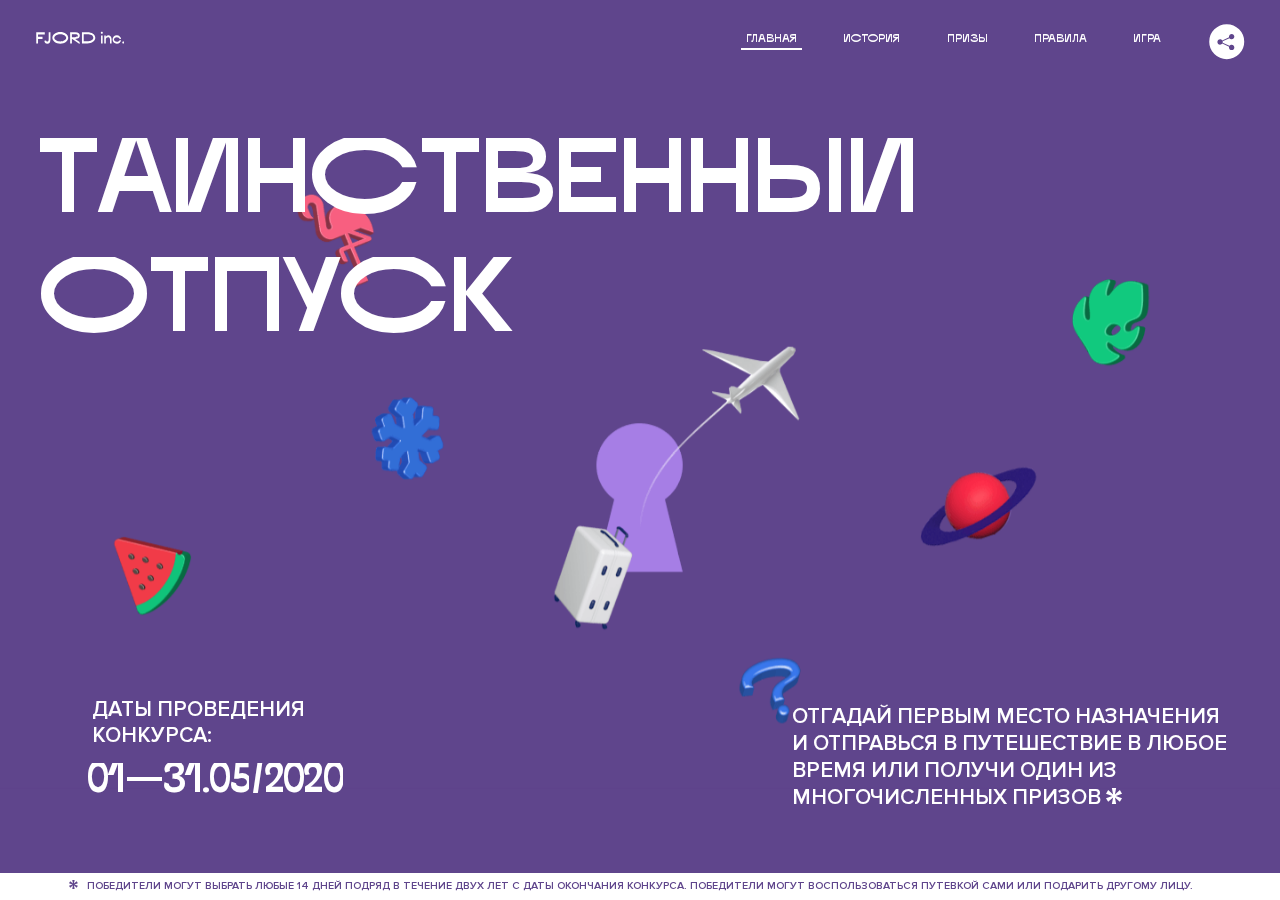
<file: 6/index.html>
<!DOCTYPE html>
<html lang="ru">
<head>
  <meta charset="UTF-8">
  <meta name="description" content="">
  <meta name="viewport" content="width=device-width, initial-scale=1.0">
  <meta http-equiv="X-UA-Compatible" content="ie=edge">
  <title>Mysterious Vacation</title>
  <link rel="stylesheet" href="css/style.min.css">
<link href="css/style.min.css" rel="stylesheet">  <base href="https://htmlacademy-animation.github.io/23249-magic-vacation-1/6/">
</head>
<body class="page">

  <header class="page-header  page-header--loading  js-header">
    <div class="page-header__wrapper">
      <a href="#" class="page-header__logo" aria-label="Перейти на страницу FJORD.Inc">
        <svg width="100" height="15" viewBox="0 0 100 15" fill="none" xmlns="http://www.w3.org/2000/svg">
          <path d="M0.26 1.4V14H2.276V8.906H7.334V6.44H2.276V3.848H9.872V1.4H0.26ZM12.733 14.36C15.127 14.36 16.243 12.65 16.243 9.5V1.4H14.263V8.96C14.263 11.21 13.723 11.876 12.733 11.876C11.833 11.876 11.473 11.3 11.347 10.58L9.36702 10.94C9.63702 13.046 10.663 14.36 12.733 14.36ZM18.3918 7.7C18.3918 11.372 22.3878 14.36 27.3198 14.36C32.2518 14.36 36.2478 11.372 36.2478 7.7C36.2478 4.028 32.2518 1.04 27.3198 1.04C22.3878 1.04 18.3918 4.028 18.3918 7.7ZM20.6058 7.7C20.6058 5.378 23.6118 3.524 27.3198 3.524C30.9918 3.524 33.9798 5.378 33.9798 7.7C33.9798 10.004 30.9918 11.858 27.3198 11.858C23.6118 11.858 20.6058 10.004 20.6058 7.7ZM40.403 14V8.906H40.799L49.079 14.702V12.38L44.039 8.906H44.201C47.999 8.906 49.277 7.304 49.277 5.162C49.277 3.092 47.999 1.4 44.201 1.4H38.387V14H40.403ZM43.535 3.722C45.785 3.722 47.045 4.136 47.045 5.432C47.045 6.764 45.785 7.034 43.535 7.034H40.403V3.722H43.535ZM51.6936 1.382V14H57.8676C62.7456 14 66.7236 11.534 66.7236 7.7C66.7236 3.848 62.7456 1.382 57.8676 1.382H51.6936ZM53.7096 11.624V3.722H57.5436C61.5396 3.722 64.4916 5.018 64.4916 7.7C64.4916 10.238 61.5396 11.624 57.5436 11.624H53.7096ZM73.1832 14.018H74.9832V5H73.1832V14.018ZM72.9132 1.976C72.9132 2.57 73.3992 3.092 74.0832 3.092C74.7492 3.092 75.2352 2.57 75.2352 1.976C75.2352 1.382 74.7672 0.805999 74.0832 0.805999C73.3812 0.805999 72.9132 1.382 72.9132 1.976ZM76.7867 14H78.5687V9.104C78.7487 8.006 79.5947 6.962 81.0887 6.962C82.1147 6.962 83.2667 7.448 83.2667 9.554V14H85.0487V9.014C85.0487 6.152 83.2307 4.73 81.3587 4.73C79.9187 4.73 79.0727 5.558 78.5687 6.854V5H76.7867V14ZM90.9898 14.27C93.5098 14.27 95.3818 12.506 95.7238 10.328H94.0498C93.7258 11.3 92.6998 12.02 90.9898 12.02C88.8478 12.02 87.7678 10.922 87.7678 9.59C87.7678 8.24 88.8478 6.962 90.9898 6.962C92.7538 6.962 93.7978 7.844 94.0858 8.924H95.7418C95.4358 6.71 93.6178 4.73 90.9898 4.73C88.0918 4.73 86.1298 7.124 86.1298 9.59C86.1298 12.074 88.1278 14.27 90.9898 14.27ZM97.0693 12.938C97.0693 13.658 97.5553 14.144 98.2753 14.144C98.9953 14.144 99.4813 13.658 99.4813 12.938C99.4813 12.2 98.9953 11.714 98.2753 11.714C97.5553 11.714 97.0693 12.2 97.0693 12.938Z" fill="currentColor"></path>
        </svg>
      </a>
      <button class="page-header__toggler js-menu-toggler" type="button" aria-label="Управление мобильным меню"><span>Меню</span></button>
      <nav class="page-header__nav">
        <div class="page-header__menu js-menu" id="menu">
          <ul>
            <li>
              <a class="js-menu-link active" href="#top" data-href="top">главная</a>
            </li>
            <li>
              <a class="js-menu-link" href="#story" data-href="story">история</a>
            </li>
            <li>
              <a class="js-menu-link" href="#prizes" data-href="prizes">призы</a>
            </li>
            <li>
              <a class="js-menu-link" href="#rules" data-href="rules">правила</a>
            </li>
            <li>
              <a class="js-menu-link" href="#game" data-href="game">игра</a>
            </li>
          </ul>
        </div>
        <div class="page-header__social">
          <div class="social-block js-social-block">
            <button class="social-block__toggler" aria-label="Управлять блоком с социальными кнопками">
              <svg width="26" height="22" viewBox="0 0 27 22" fill="none" xmlns="http://www.w3.org/2000/svg">
                <path d="M19.6721 7.43664C21.6273 7.43664 23.213 5.85095 23.213 3.89566C23.213 1.94037 21.6273 0.354675 19.6721 0.354675C17.7168 0.354675 16.1311 1.94037 16.1311 3.89566C16.1311 4.19968 16.1728 4.49178 16.2458 4.77345L7.21751 8.95527C6.57519 8.05214 5.52303 7.46049 4.33078 7.46049C2.37549 7.46049 0.789795 9.04618 0.789795 11.0015C0.789795 12.9568 2.37549 14.5425 4.33078 14.5425C5.52303 14.5425 6.57668 13.9508 7.21751 13.0477L16.2458 17.2295C16.1743 17.5112 16.1311 17.8033 16.1311 18.1073C16.1311 20.0626 17.7168 21.6483 19.6721 21.6483C21.6273 21.6483 23.213 20.0626 23.213 18.1073C23.213 16.152 21.6273 14.5663 19.6721 14.5663C18.4798 14.5663 17.4262 15.158 16.7853 16.0611L7.75701 11.8793C7.82854 11.5976 7.87176 11.3055 7.87176 11.0015C7.87176 10.6974 7.83003 10.4053 7.75701 10.1237L16.7853 5.94186C17.4262 6.84499 18.4783 7.43664 19.6721 7.43664Z" fill="currentColor"></path>
              </svg>
            </button>
            <ul class="social-block__list">
              <li>
                <a class="social-block__link social-block__link--fb" href="#" aria-label="Мы на Facebook">
                  <svg width="8" height="17" viewBox="0 0 8 17" fill="none" xmlns="http://www.w3.org/2000/svg">
                    <path d="M4.24646 16.9899H1.09275L1.05793 8.49828H0V5.30707H1.05793V3.81124C1.05793 1.42084 2.57654 0 5.21735 0H7.41758V3.18585H5.30841C4.28262 3.18585 4.2478 3.48582 4.2478 4.24914V5.30707H7.42964L7.16716 8.49828H4.2478V16.9899H4.24646Z" fill="currentColor"></path>
                  </svg>
                </a>
              </li>
              <li>
                <a class="social-block__link social-block__link--insta" href="#" aria-label="Мы в Instagram">
                  <svg width="15" height="15" viewBox="0 0 15 15" fill="none" xmlns="http://www.w3.org/2000/svg">
                    <path d="M11.0197 0H4.19806C2.14246 0 0.471191 1.66993 0.471191 3.72285V10.5499C0.471191 12.6082 2.14112 14.2727 4.19806 14.2727H11.0197C13.0753 14.2727 14.7466 12.6082 14.7466 10.5499V3.72285C14.7466 1.67127 13.0753 0 11.0197 0ZM11.0197 12.4849H4.19806C3.13076 12.4849 2.26432 11.6158 2.26432 10.5512V3.72419C2.26432 2.65956 3.13076 1.79715 4.19806 1.79715H11.0197C12.087 1.79715 12.9535 2.6609 12.9535 3.72419V10.5512C12.9535 11.6145 12.087 12.4849 11.0197 12.4849Z" fill="currentColor"></path>
                    <path d="M7.60887 3.11084C5.38989 3.11084 3.58203 4.9187 3.58203 7.14036C3.58203 9.35532 5.38989 11.1645 7.60887 11.1645C9.83053 11.1645 11.6357 9.35666 11.6357 7.14036C11.6357 4.9187 9.83053 3.11084 7.60887 3.11084ZM7.60887 9.36871C6.37551 9.36871 5.37784 8.37372 5.37784 7.14036C5.37784 5.90699 6.37551 4.90665 7.60887 4.90665C8.83822 4.90665 9.84259 5.90833 9.84259 7.14036C9.84392 8.37238 8.83822 9.36871 7.60887 9.36871Z" fill="currentColor"></path>
                    <path d="M11.3573 2.35962C10.8256 2.35962 10.3931 2.79752 10.3931 3.32381C10.3931 3.85546 10.8256 4.29336 11.3573 4.29336C11.8862 4.29336 12.3215 3.85546 12.3215 3.32381C12.3215 2.79752 11.8862 2.35962 11.3573 2.35962Z" fill="currentColor"></path>
                  </svg>
                </a>
              </li>
              <li>
                <a class="social-block__link social-block__link--vk" href="#" aria-label="Мы ВКонтакте">
                  <svg width="17" height="10" viewBox="0 0 17 10" fill="none" xmlns="http://www.w3.org/2000/svg">
                    <path d="M14.1234 4.9002C14.1234 4.9002 16.3623 1.72708 16.5866 0.680242C16.6595 0.312285 16.4947 0.103188 16.1069 0.103188C16.1069 0.103188 14.8193 0.103188 14.168 0.103188C13.7235 0.103188 13.5587 0.293278 13.4235 0.579768C13.4235 0.579768 12.3724 2.82553 11.0969 4.24712C10.6861 4.70333 10.4781 4.84318 10.2511 4.84318C10.0646 4.84318 9.98625 4.6911 9.98625 4.27834V0.649016C9.98625 0.147997 9.92545 0.00135496 9.5066 0.00135496H6.39628C6.15578 0.00135496 6.0085 0.134417 6.0085 0.324506C6.0085 0.801084 6.73406 0.908351 6.73406 2.20231V4.87305C6.73406 5.40529 6.70569 5.61575 6.45303 5.61575C5.78016 5.61575 4.19528 3.30618 3.30623 0.678887C3.12923 0.145282 2.93737 0 2.43475 0H0.486409C0.205373 0 0 0.190085 0 0.476576C0 0.991172 0.60666 3.40801 2.99277 6.64358C4.59927 8.8201 6.70569 10 8.60269 10C9.76196 10 10.0416 9.80312 10.0416 9.31432V7.63883C10.0416 7.22607 10.2065 7.04956 10.4429 7.04956C10.7078 7.04956 11.1847 7.13238 12.2805 8.22268C13.5843 9.47862 13.6762 10 14.3896 10H16.5676C16.7919 10 17 9.89273 17 9.52342C17 9.02919 16.3623 8.15343 15.384 7.10659C14.9801 6.56755 14.3302 5.98914 14.1248 5.72301C13.8275 5.40801 13.9154 5.23014 14.1234 4.9002Z" fill="currentColor"></path>
                  </svg>
                </a>
              </li>
            </ul>
          </div>
        </div>
      </nav>
    </div>
  </header>

  <main class="page-content">

    <section class="animation-screen"></section>

    <section class="screen screen--hidden screen--intro js-scrollspy" id="top">
      <div class="screen__wrapper">
        <div class="intro">
          <h1 class="intro__title">Таинственный отпуск</h1>
          <div class="intro__content">
            <div class="intro__info">
              <p class="intro__label">Даты проведения конкурса:</p>
              <p class="intro__date">01 — 31.05 / 2020</p>
            </div>
            <div class="intro__message">
              <p>
                Отгадай первым место назначения и&nbsp;отправься в&nbsp;путешествие в&nbsp;любое время или получи один из многочисленных призов
                <svg width="16" height="16" viewBox="0 0 10 10" fill="none" xmlns="http://www.w3.org/2000/svg">
                  <path d="M0 6.35337L3.90271 4.99012L0 3.64663L1.34615 1.32374L4.44287 4.01073L3.67364 0H6.34615L5.57692 4.01073L8.65385 1.32374L10 3.64663L6.13405 4.99012L10 6.35337L8.65385 8.65651L5.57692 5.98927L6.34615 10H3.67364L4.44287 5.96952L1.34615 8.65651L0 6.35337Z" fill="currentColor"></path>
                </svg>
              </p>
            </div>
          </div>
        </div>
      </div>
      <div class="screen__footer js-footer">
        <button class="screen__footer-enlarge js-footer-toggler" type="button" aria-label="Показать сообщение">
          <svg width="10" height="10" viewBox="0 0 10 10" fill="none" xmlns="http://www.w3.org/2000/svg">
            <path d="M0 6.35337L3.90271 4.99012L0 3.64663L1.34615 1.32374L4.44287 4.01073L3.67364 0H6.34615L5.57692 4.01073L8.65385 1.32374L10 3.64663L6.13405 4.99012L10 6.35337L8.65385 8.65651L5.57692 5.98927L6.34615 10H3.67364L4.44287 5.96952L1.34615 8.65651L0 6.35337Z" fill="currentColor"></path>
          </svg>
        </button>
        <button class="screen__footer-collapse js-footer-toggler" type="button" aria-label="Скрыть сообщение">
          <svg width="13" height="13" viewBox="0 0 13 13" fill="none" xmlns="http://www.w3.org/2000/svg">
            <line x1="12.3536" y1="0.353553" x2="0.738349" y2="11.9688" stroke="currentColor"></line>
            <line x1="0.738319" y1="0.539925" x2="12.3535" y2="12.1551" stroke="currentColor"></line>
          </svg>
        </button>
        <div class="screen__footer-wrapper">
          <div class="screen__footer-announce">
            <p class="screen__footer-label">Даты проведения конкурса:</p>
            <p class="screen__footer-date">01 — 31.05 / 2020</p>
          </div>
          <div class="screen__footer-note">
            <p>
              <svg width="10" height="10" viewBox="0 0 10 10" fill="none" xmlns="http://www.w3.org/2000/svg">
                <path d="M0 6.35337L3.90271 4.99012L0 3.64663L1.34615 1.32374L4.44287 4.01073L3.67364 0H6.34615L5.57692 4.01073L8.65385 1.32374L10 3.64663L6.13405 4.99012L10 6.35337L8.65385 8.65651L5.57692 5.98927L6.34615 10H3.67364L4.44287 5.96952L1.34615 8.65651L0 6.35337Z" fill="currentColor"></path>
              </svg>
              <span>Победители могут выбрать любые 14 дней подряд в&nbsp;течение двух лет с&nbsp;даты окончания конкурса. Победители могут воспользоваться путевкой сами или подарить другому лицу.</span>
            </p>
          </div>
        </div>
      </div>
    </section>

    <section class="screen screen--hidden screen--story js-scrollspy" id="story">

      <div class="slider swiper-container js-slider">

        <div class="swiper-wrapper">

          <div class="slider__item swiper-slide">
            <h2 class="slider__item-title">История</h2>
            <p class="slider__item-text">Джеймс Таргет был основателем компании &laquo;Fjord Inc.&raquo;. С&nbsp;1965 года &laquo;Fjord Inc.&raquo; прославилась надёжными и&nbsp;удобными чемоданами и&nbsp;аксессуарами для туристов.</p>
          </div>

          <div class="slider__item swiper-slide">
            <p class="slider__item-text">Когда Джеймсу было 7&nbsp;лет, в&nbsp;их&nbsp;доме гостил дядюшка и&nbsp;развлекал детей рассказами о&nbsp;своей поездке в&nbsp;место, показавшееся малышу Таргету невероятным. Тогда Джеймс решил, что однажды посетит его, но&nbsp;не&nbsp;будет рассказывать о&nbsp;мечте, пока не&nbsp;осуществит.</p>
          </div>

          <div class="slider__item swiper-slide">
            <p class="slider__item-text">Джеймс Таргет стал увлеченным путешественником. Он&nbsp;посетил 5&nbsp;континентов, 126&nbsp;стран.</p>
          </div>

          <div class="slider__item swiper-slide">
            <p class="slider__item-text">Он&nbsp;сплавлялся по&nbsp;Амазонке и&nbsp;погружался в&nbsp;пещеры Франции, медитировал в&nbsp;горах Тибета и&nbsp;пожимал руку вождя племени Акугауа.</p>
          </div>

          <div class="slider__item swiper-slide">
            <p class="slider__item-text">Из&nbsp;своих поездок Джеймс Таргет привозил идеи, как сделать свои чемоданы &laquo;Fjord Inc.&raquo; удобными и&nbsp;приспособленными к&nbsp;разным дорожным условиям.</p>
          </div>

          <div class="slider__item swiper-slide">
            <p class="slider__item-text">Всё это время Джеймс не&nbsp;оставлял идею поездки своей мечты. Однако, как только он&nbsp;брался за&nbsp;планирование, возникали препятствия, не&nbsp;позволяющие отправиться туда.</p>
          </div>

          <div class="slider__item swiper-slide">
            <p class="slider__item-text">В&nbsp;возрасте 67&nbsp;лет Джеймс Таргет попал под лавину и&nbsp;погиб. В&nbsp;своём завещании он&nbsp;поручил отправить в&nbsp;заветное путешествие трёх смельчаков, единых с&nbsp;ним духом.</p>
          </div>

          <div class="slider__item swiper-slide">
            <p class="slider__item-text">Тех, кто сможет узнать таинственное место, задавая вопросы специально обученному ИИ&nbsp;&laquo;Соне&raquo;, ждет фантастическое путешествие.</p>
          </div>
        </div>
        <div class="slider__controls">
          <button class="slider__control slider__control--prev js-control-prev" type="button" aria-label="Показать предыдущую историю">
            <svg width="12" height="22" viewBox="0 0 12 22" fill="none" xmlns="http://www.w3.org/2000/svg">
              <path d="M11 1L1 11L11 21" stroke="currentColor" stroke-width="2" stroke-linejoin="round"></path>
            </svg>
          </button>
          <button class="slider__control slider__control--next js-control-next" type="button" aria-label="Показать следующую историю">
            <svg width="12" height="22" viewBox="0 0 12 22" fill="none" xmlns="http://www.w3.org/2000/svg">
              <path d="M1 1L11 11L1 21" stroke="currentColor" stroke-width="2" stroke-linejoin="round"></path>
            </svg>
          </button>
        </div>
        <div class="slider__pagination swiper-pagination"></div>
      </div>
    </section>

    <div class="page__background"></div>

    <section class="screen screen--hidden screen--prizes js-scrollspy" id="prizes">
      <div class="screen__wrapper">
        <div class="prizes">
          <h2 class="prizes__title">ПРизы</h2>
          <div class="prizes__lead">
            <p>Найди ответ и&nbsp;получи один из&nbsp;призов:</p>
          </div>
          <ul class="prizes__list">
            <li class="prizes__item prizes__item--journeys">
              <div class="prizes__icon">
                <picture>
                  <source srcset="img/prize1-mob.svg" media="(orientation: portrait)">
                  <img src="img/prize1.svg" alt="">
                </picture>
              </div>
              <p class="prizes__desc">
                <b>3</b>
                <span>загадочных путешествия</span>
              </p>
            </li>
            <li class="prizes__item prizes__item--cases">
              <div class="prizes__icon">
                <picture>
                  <source srcset="img/prize2-mob.svg" media="(orientation: portrait)">
                  <img src="img/prize2.svg" alt="">
                </picture>
              </div>
              <p class="prizes__desc">
                <b>7</b>
                <span>надежных чемоданов</span>
              </p>
            </li>
            <li class="prizes__item prizes__item--codes">
              <div class="prizes__icon">
                <picture>
                  <source srcset="img/prize3-mob.svg" media="(orientation: portrait)">
                  <img src="img/prize3.svg" alt="">
                </picture>
              </div>
              <p class="prizes__desc">
                <b>900</b>
                <span>
                  промокодов на&nbsp;скидку 15%
                  <svg width="10" height="10" viewBox="0 0 10 10" fill="none" xmlns="http://www.w3.org/2000/svg">
                    <path d="M0 6.35337L3.90271 4.99012L0 3.64663L1.34615 1.32374L4.44287 4.01073L3.67364 0H6.34615L5.57692 4.01073L8.65385 1.32374L10 3.64663L6.13405 4.99012L10 6.35337L8.65385 8.65651L5.57692 5.98927L6.34615 10H3.67364L4.44287 5.96952L1.34615 8.65651L0 6.35337Z" fill="currentColor"></path>
                  </svg>
                </span>
              </p>
            </li>
          </ul>
        </div>
      </div>
      <div class="screen__footer js-footer">
        <button class="screen__footer-enlarge js-footer-toggler" type="button" aria-label="Показать сообщение">
          <svg width="10" height="10" viewBox="0 0 10 10" fill="none" xmlns="http://www.w3.org/2000/svg">
            <path d="M0 6.35337L3.90271 4.99012L0 3.64663L1.34615 1.32374L4.44287 4.01073L3.67364 0H6.34615L5.57692 4.01073L8.65385 1.32374L10 3.64663L6.13405 4.99012L10 6.35337L8.65385 8.65651L5.57692 5.98927L6.34615 10H3.67364L4.44287 5.96952L1.34615 8.65651L0 6.35337Z" fill="currentColor"></path>
          </svg>
        </button>
        <button class="screen__footer-collapse js-footer-toggler" type="button" aria-label="Скрыть сообщение">
          <svg width="13" height="13" viewBox="0 0 13 13" fill="none" xmlns="http://www.w3.org/2000/svg">
            <line x1="12.3536" y1="0.353553" x2="0.738349" y2="11.9688" stroke="currentColor"></line>
            <line x1="0.738319" y1="0.539925" x2="12.3535" y2="12.1551" stroke="currentColor"></line>
          </svg>
        </button>
        <div class="screen__footer-wrapper">
          <div class="screen__footer-announce">
            <p class="screen__footer-label">Даты проведения конкурса:</p>
            <p class="screen__footer-date">01 — 31.05 / 2020</p>
          </div>
          <div class="screen__footer-note">
            <p>
              <svg width="10" height="10" viewBox="0 0 10 10" fill="none" xmlns="http://www.w3.org/2000/svg">
                <path d="M0 6.35337L3.90271 4.99012L0 3.64663L1.34615 1.32374L4.44287 4.01073L3.67364 0H6.34615L5.57692 4.01073L8.65385 1.32374L10 3.64663L6.13405 4.99012L10 6.35337L8.65385 8.65651L5.57692 5.98927L6.34615 10H3.67364L4.44287 5.96952L1.34615 8.65651L0 6.35337Z" fill="currentColor"></path>
              </svg>
              <span>Скидка&nbsp;15% на&nbsp;единоразовое приобретение путёвки с&nbsp;1&nbsp;июня 2020 по&nbsp;31&nbsp;мая 2022&nbsp;года. Суммируется с&nbsp;другими акциями</span>
            </p>
          </div>
        </div>
      </div>
    </section>

    <section class="screen screen--hidden screen--rules js-scrollspy" id="rules">
      <div class="screen__wrapper">
        <div class="rules">
          <h2 class="rules__title">Правила</h2>
          <div class="rules__lead">
            <p>Для того чтобы получить наследство Джеймса Таргета, тебе нужно выведать у&nbsp;&laquo;Сони&raquo;, куда предстоит отправиться тебе в&nbsp;случае победы</p>
          </div>
          <ol class="rules__list">
            <li class="rules__item">
              <p>Тебе отводится <br>5&nbsp;минут</p>
            </li>
            <li class="rules__item">
              <p>Задавай любые вопросы в&nbsp;текстовом поле</p>
            </li>
            <li class="rules__item">
              <p>Нажимай кнопку &laquo;Узнать&raquo;, чтобы получить ответ</p>
            </li>
            <li class="rules__item">
              <p>&laquo;Соня&raquo; может отвечать только&nbsp;Да или Нет</p>
            </li>
          </ol>
          <a href="#game" class="rules__link btn">Погнали!</a>
        </div>
      </div>
      <div class="screen__disclaimer">
        <div class="disclaimer">
          <ul>
            <li>
              <a href="#">Правовая информация</a>
            </li>
            <li>
              <a href="#">Подробные правила</a>
            </li>
          </ul>
        </div>
      </div>
    </section>

    <section class="screen screen--hidden screen--game js-scrollspy" id="game">
      <div class="screen__wrapper">
        <div class="game">
          <div class="game__header">
            <h2 class="game__title">Игра</h2>
            <div class="game__counter">
              <span>05</span>:<span>00</span>
            </div>
          </div>
          <div class="game__body">
            <div class="chat">
              <div class="chat__body js-chat">
                <ul class="chat__list" id="messages"></ul>
              </div>
              <div class="chat__footer">
                <form action="#" method="post" class="form" id="message-form">
                  <label for="message-field" class="visually-hidden">Поле для ввода вопроса</label>
                  <input type="text" class="form__field" id="message-field" placeholder="задай вопрос">
                  <button class="form__button btn">
                    Узнать
                    <svg width="18" height="19" viewBox="0 0 18 19" fill="none" xmlns="http://www.w3.org/2000/svg">
                      <path stroke="currentColor" stroke-width="2" d="M9 19V1"></path>
                      <path d="M1 9l8-8 8 8" stroke="currentColor" stroke-width="2" stroke-linejoin="round"></path>
                    </svg>
                  </button>
                </form>
              </div>
            </div>
          </div>
          <!-- временные кнопки для показа результата -->
          <div class="game__buttons">
            <button class="game__button btn js-show-result" type="button" data-target="result">Положительный результат</button>
            <button class="game__button btn js-show-result" type="button" data-target="result2">Положительный результат - 2</button>
            <button class="game__button btn js-show-result" type="button" data-target="result3">Отрицательный результат</button>
          </div>
        </div>
      </div>
    </section>

    <section class="screen screen--hidden screen--result" id="result">
      <div class="screen__wrapper">
        <div class="result result--trip">
          <div class="result__images">
            <picture>
              <source srcset="img/result1-mob.png 1x, img/result1-mob@2x.png 2x" media="(max-width: 768px) and (orientation: portrait)">
              <img src="img/result1.png" srcset="img/result1@2x.png 2x" alt="">
            </picture>
          </div>
          <h2 class="result__title">
            <span class="visually-hidden">ПОбеда!</span>
            <svg xmlns="http://www.w3.org/2000/svg" viewBox="0 0 568.85 109.24">
              <path d="M16,24.44V92H2.6V8H75V92H61.52V24.44H16Z" transform="translate(-2.1 -1.5)" fill="none" stroke="currentColor"></path>
              <path d="M148.76,5.6c32.88,0,59.52,19.92,59.52,44.4s-26.64,44.4-59.52,44.4S89.24,74.48,89.24,50,115.88,5.6,148.76,5.6Zm0,72.12c24.48,0,44.4-12.36,44.4-27.72s-19.92-27.84-44.4-27.84C124,22.16,104,34.52,104,50S124,77.72,148.76,77.72Z" transform="translate(-2.1 -1.5)" fill="none" stroke="currentColor"></path>
              <path d="M287.36,8V24.44H236v14.4h25.32c25.44,0,34,11.16,34,26.52,0,15.6-8.52,26.64-34,26.64H222.56V8h64.8ZM256.88,76.52c15.12,0,23.52-2,23.52-11.52S272,54.44,256.88,54.44H236V76.52h20.88Z" transform="translate(-2.1 -1.5)" fill="none" stroke="currentColor"></path>
              <path d="M371.47,8V24.44H320.84V41.6h33.6V58h-33.6V75.56h50.64V92H307.4V8h64.08Z" transform="translate(-2.1 -1.5)" fill="none" stroke="currentColor"></path>
              <path d="M382.39,110.24V75.56h7.44c4.56-4.68,7.8-18.36,8.76-56L399,8h48.6V75.56h10v34.68H442.87V92H397v18.24H382.39Zm51.72-34.68V24.44H411.55v3.12c-0.48,22.44-3.24,37.68-7.2,48h29.76Z" transform="translate(-2.1 -1.5)" fill="none" stroke="currentColor"></path>
              <path d="M463.75,92l28-84h27.12l28.08,84H533.47l-7.8-23.52h-37.8L480.07,92H463.75Zm56.64-40L507,11.84,493.51,52h26.88Z" transform="translate(-2.1 -1.5)" fill="none" stroke="currentColor"></path>
              <path d="M554.12,70.4L555.55,2H569l1.44,68.4H554.12Zm8.28,6.36c4.8,0,8,3.24,8,8.16a8,8,0,1,1-16.08,0C554.35,80,557.59,76.76,562.39,76.76Z" transform="translate(-2.1 -1.5)" fill="none" stroke="currentColor"></path>
            </svg>
          </h2>
          <div class="result__text">
            <p>ты&nbsp;отправляешься в&nbsp;Арктику!</p>
          </div>
          <div class="result__form">
            <form action="#" method="post" class="form form--result">
              <label for="email-field" class="form__label">зарегистрируй результат</label>
              <input type="email" class="form__field" id="email-field" placeholder="e-mail для регистации результата и получения приза" required="">
              <button class="form__button btn">
                отправить
                <svg width="18" height="19" viewBox="0 0 18 19" fill="none" xmlns="http://www.w3.org/2000/svg">
                  <path stroke="currentColor" stroke-width="2" d="M9 19V1"></path>
                  <path d="M1 9l8-8 8 8" stroke="currentColor" stroke-width="2" stroke-linejoin="round"></path>
                </svg>
              </button>
            </form>
          </div>
        </div>
      </div>
    </section>

    <section class="screen screen--hidden screen--result" id="result2">
      <div class="screen__wrapper">
        <div class="result result--prize">
          <div class="result__images">
            <img class="result__image result__image--leaf-right" src="img/leaf-blue-1.png" width="279" height="261" alt="">
            <img class="result__image result__image--leaf-left" src="img/leaf-blue-2.png" width="279" height="241" alt="">
            <img class="result__image result__image--leaf-green" src="img/leaf-green.png" width="332" height="159" alt="">
            <img class="result__image result__image--suitcase" src="img/suitcase.png" width="300" height="300" alt="">
            <img class="result__image result__image--flamingo" src="img/flamingo.png" width="200" height="200" alt="">
          </div>
          <h2 class="result__title">
            <span class="visually-hidden">ПОбеда!</span>
            <svg xmlns="http://www.w3.org/2000/svg" viewBox="0 0 568.85 109.24">
              <path d="M16,24.44V92H2.6V8H75V92H61.52V24.44H16Z" transform="translate(-2.1 -1.5)" fill="none" stroke="currentColor"></path>
              <path d="M148.76,5.6c32.88,0,59.52,19.92,59.52,44.4s-26.64,44.4-59.52,44.4S89.24,74.48,89.24,50,115.88,5.6,148.76,5.6Zm0,72.12c24.48,0,44.4-12.36,44.4-27.72s-19.92-27.84-44.4-27.84C124,22.16,104,34.52,104,50S124,77.72,148.76,77.72Z" transform="translate(-2.1 -1.5)" fill="none" stroke="currentColor"></path>
              <path d="M287.36,8V24.44H236v14.4h25.32c25.44,0,34,11.16,34,26.52,0,15.6-8.52,26.64-34,26.64H222.56V8h64.8ZM256.88,76.52c15.12,0,23.52-2,23.52-11.52S272,54.44,256.88,54.44H236V76.52h20.88Z" transform="translate(-2.1 -1.5)" fill="none" stroke="currentColor"></path>
              <path d="M371.47,8V24.44H320.84V41.6h33.6V58h-33.6V75.56h50.64V92H307.4V8h64.08Z" transform="translate(-2.1 -1.5)" fill="none" stroke="currentColor"></path>
              <path d="M382.39,110.24V75.56h7.44c4.56-4.68,7.8-18.36,8.76-56L399,8h48.6V75.56h10v34.68H442.87V92H397v18.24H382.39Zm51.72-34.68V24.44H411.55v3.12c-0.48,22.44-3.24,37.68-7.2,48h29.76Z" transform="translate(-2.1 -1.5)" fill="none" stroke="currentColor"></path>
              <path d="M463.75,92l28-84h27.12l28.08,84H533.47l-7.8-23.52h-37.8L480.07,92H463.75Zm56.64-40L507,11.84,493.51,52h26.88Z" transform="translate(-2.1 -1.5)" fill="none" stroke="currentColor"></path>
              <path d="M554.12,70.4L555.55,2H569l1.44,68.4H554.12Zm8.28,6.36c4.8,0,8,3.24,8,8.16a8,8,0,1,1-16.08,0C554.35,80,557.59,76.76,562.39,76.76Z" transform="translate(-2.1 -1.5)" fill="none" stroke="currentColor"></path>
            </svg>
          </h2>
          <div class="result__text">
            <p>чемодан &laquo;Fjord&nbsp;Inc.&raquo;&nbsp;твой</p>
          </div>
          <div class="result__form">
            <form action="#" method="post" class="form form--result">
              <label for="email-field2" class="form__label">зарегистрируй результат</label>
              <input type="email" class="form__field" id="email-field2" placeholder="e-mail для регистации результата и получения приза" required="">
              <button class="form__button btn">
                отправить
                <svg width="18" height="19" viewBox="0 0 18 19" fill="none" xmlns="http://www.w3.org/2000/svg">
                  <path stroke="currentColor" stroke-width="2" d="M9 19V1"></path>
                  <path d="M1 9l8-8 8 8" stroke="currentColor" stroke-width="2" stroke-linejoin="round"></path>
                </svg>
              </button>
            </form>
          </div>
        </div>
      </div>
    </section>

    <section class="screen screen--hidden screen--result" id="result3">
      <div class="screen__wrapper">
        <div class="result result--negative">
          <div class="result__images">
            <picture>
              <source srcset="img/result3-mob.png 1x, img/result3-mob@2x.png 2x" media="(max-width: 768px) and (orientation: portrait)">
              <img src="img/result3.png" srcset="img/result3@2x.png 2x" alt="">
            </picture>
          </div>
          <h2 class="result__title">
            <span class="visually-hidden">Не угадал!</span>
            <svg xmlns="http://www.w3.org/2000/svg" viewBox="0 0 660.77 109.24">
              <path d="M2.66,92V8H16.1V42.2H53.3V8H66.74V92H53.3V58.64H16.1V92H2.66Z" transform="translate(-2.16 -1.5)" fill="none" stroke="currentColor"></path>
              <path d="M147.62,8V24.44H97V41.6h33.6V58H97V75.56h50.64V92H83.54V8h64.08Z" transform="translate(-2.16 -1.5)" fill="none" stroke="currentColor"></path>
              <path d="M199.22,8l20.52,42.36L235.34,8h16.44l-31,84H204.38l9.48-25.92L185.78,8h13.44Z" transform="translate(-2.16 -1.5)" fill="none" stroke="currentColor"></path>
              <path d="M273.74,24.44V92H260.3V8h50.16V24.44H273.74Z" transform="translate(-2.16 -1.5)" fill="none" stroke="currentColor"></path>
              <path d="M307.1,92l28-84h27.12l28.08,84H376.82L369,68.48h-37.8L323.42,92H307.1Zm56.64-40L350.3,11.84,336.86,52h26.88Z" transform="translate(-2.16 -1.5)" fill="none" stroke="currentColor"></path>
              <path d="M396.38,110.24V75.56h7.44c4.56-4.68,7.8-18.36,8.76-56L412.94,8h48.6V75.56h10v34.68H456.86V92H411v18.24H396.38ZM448.1,75.56V24.44H425.54v3.12c-0.48,22.44-3.24,37.68-7.2,48H448.1Z" transform="translate(-2.16 -1.5)" fill="none" stroke="currentColor"></path>
              <path d="M477.74,92l28-84h27.12L560.9,92H547.46l-7.8-23.52h-37.8L494.06,92H477.74Zm56.64-40-13.44-40.2L507.5,52h26.88Z" transform="translate(-2.16 -1.5)" fill="none" stroke="currentColor"></path>
              <path d="M568.7,76.88a13.77,13.77,0,0,0,5,1c6.6,0,10.44-6.24,12-58.32L586.22,8h46.2V92H619V24.44H598.82l-0.12,3.12C597.14,81,589,94.4,573.74,94.4a28.55,28.55,0,0,1-6.72-.84Z" transform="translate(-2.16 -1.5)" fill="none" stroke="currentColor"></path>
              <path d="M646.1,70.4L647.54,2H661l1.44,68.4H646.1Zm8.28,6.36c4.8,0,8,3.24,8,8.16a8,8,0,0,1-16.08,0C646.34,80,649.58,76.76,654.38,76.76Z" transform="translate(-2.16 -1.5)" fill="none" stroke="currentColor"></path>
            </svg>
          </h2>
          <button class="result__button js-play" type="button">
            не сдавайся!
            <span>
              <svg width="27" height="22" viewBox="0 0 27 22" fill="none" xmlns="http://www.w3.org/2000/svg">
                <path d="M10.6899 1.47998C5.42992 1.47998 1.16992 5.73998 1.16992 11C1.16992 16.26 5.42992 20.52 10.6899 20.52C15.9499 20.52 20.2099 16.26 20.2099 11V7.13998" stroke="currentColor" stroke-width="2" stroke-miterlimit="10"></path>
                <path d="M15.1099 12.5099L20.1499 7.13989L25.3099 12.6299" stroke="currentColor" stroke-width="2" stroke-miterlimit="10" stroke-linejoin="round"></path>
              </svg>
            </span>
          </button>
        </div>
      </div>
    </section>

  </main>

<script src="js/script.js"></script></body>
</html>
</file>
